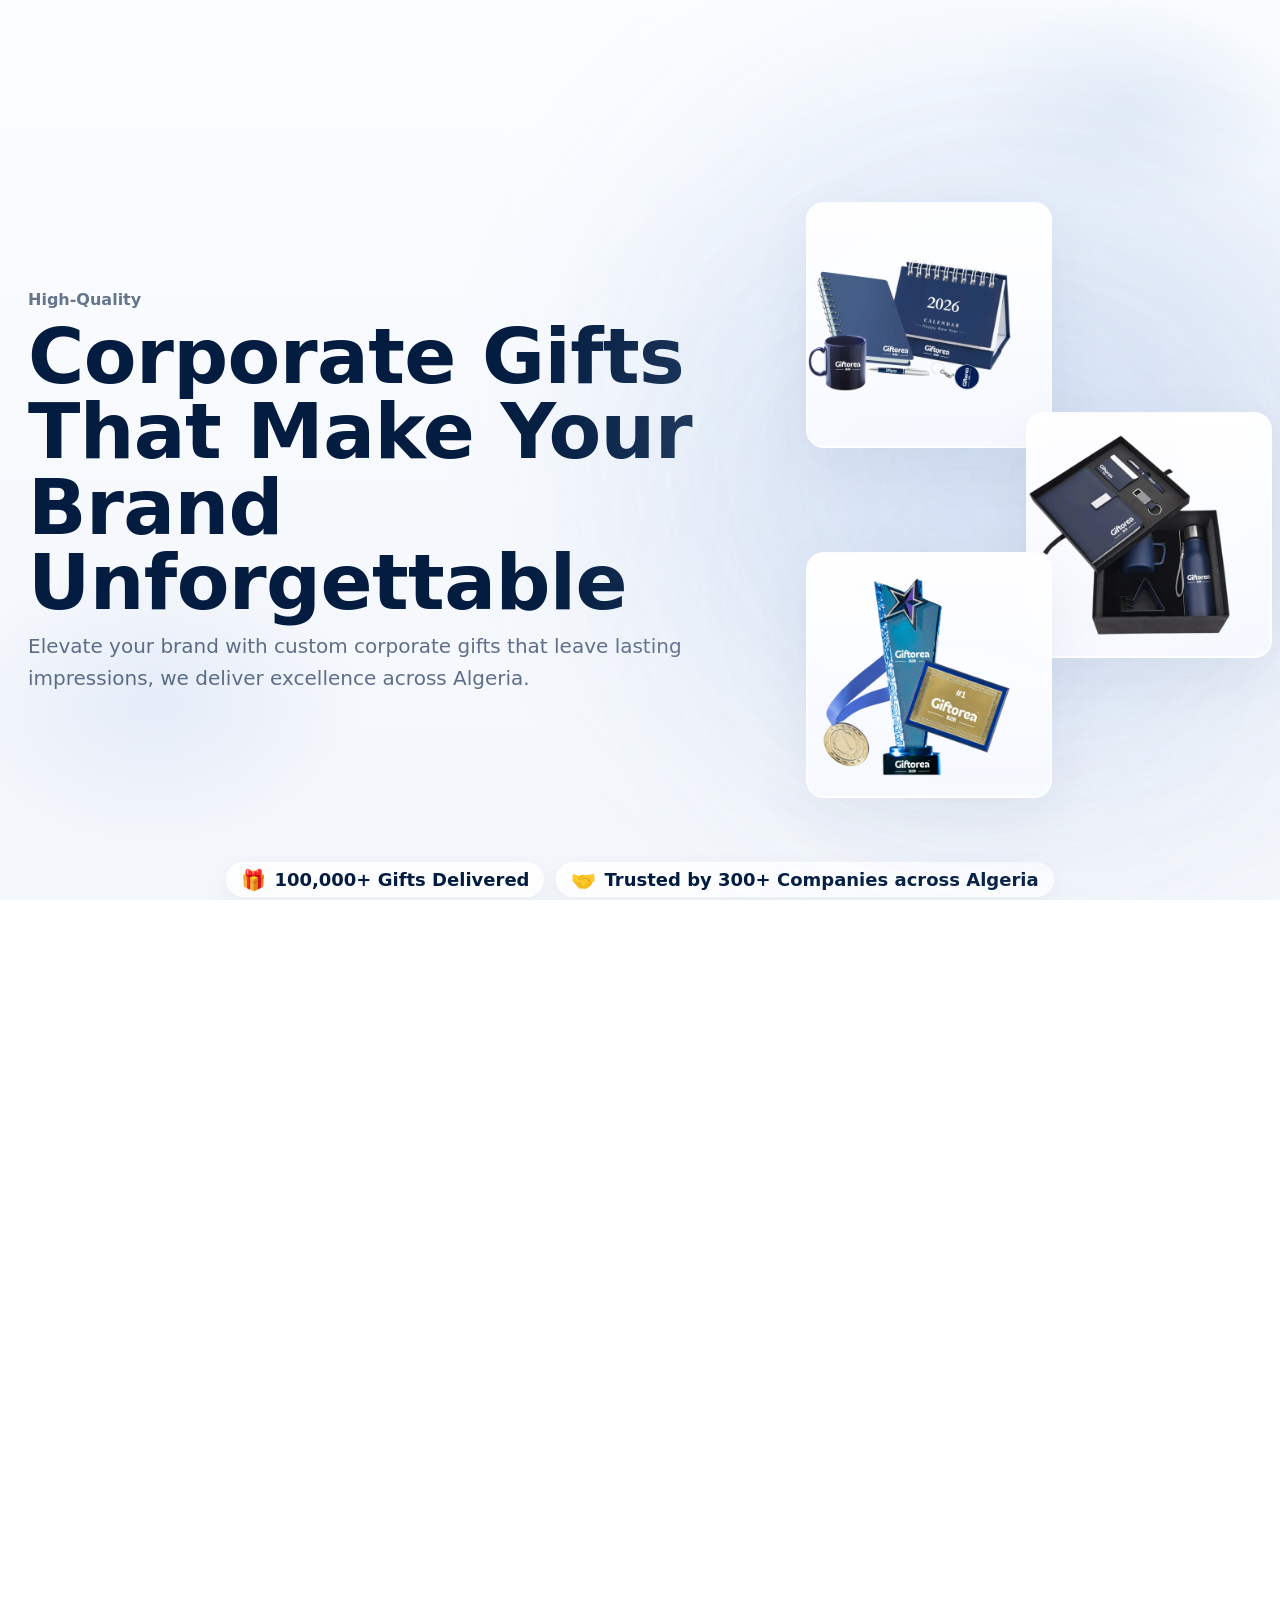
<file: index.html>
<!DOCTYPE html>
<html lang="en">
<head>
  <meta charset="utf-8" />
  <meta name="viewport" content="width=device-width, initial-scale=1" />
  <title>Giftorea B2B — Corporate Gifts Algeria</title>
  <link rel="stylesheet" href="./assets/css/index.css" />
</head>
<body>
  <main class="page">
    <!-- ===== HERO: TOP ===== -->
    <div class="hero-top">
      <div class="hero-left">
        <div class="eyebrow">High-Quality</div>
        <h1 class="headline">
          <span class="w" style="--d:0s;">Corporate</span>
          <span class="w" style="--d:0.12s;">Gifts</span>
          <span class="w" style="--d:0.24s;">That</span>
          <span class="w" style="--d:0.36s;">Make</span>
          <span class="w" style="--d:0.48s;">Your</span>
          <span class="w" style="--d:0.60s;">Brand</span>
          <span class="w" style="--d:0.72s;">Unforgettable</span>
        </h1>
        <p class="sub">
          Elevate your brand with custom corporate gifts that leave lasting impressions,
          we deliver excellence across Algeria.
        </p>
      </div>

      <div class="hero-right" aria-hidden="true">
        <!-- shapes behind products -->
        <div class="prod-shapes" aria-hidden="true">
          <div class="shape s1"></div>
          <div class="shape s2"></div>
          <div class="shape s3"></div>
        </div>

        <!-- product cards -->
        <div class="product-card prod-1">
          <img src="./assets/images/products.webp" alt="products image">
        </div>
        <div class="product-card prod-2">
          <img src="./assets/images/coffretblue.webp" alt="product">
        </div>
        <div class="product-card prod-3">
          <img src="./assets/images/trophy.webp" alt="product">
        </div>
      </div>
    </div>

    <!-- ===== HERO: BOTTOM ===== -->
    <section class="hero-bottom" aria-label="Hero Bottom">
      <div class="stats-row">
        <div class="stats-item"><span class="emoji">🎁</span><div>100,000+ Gifts Delivered</div></div>
        <div class="stats-item"><span class="emoji">🤝</span><div>Trusted by 300+ Companies across Algeria</div></div>
      </div>

      <section class="trusted" aria-label="Trusted by leading companies">
        <h3>Trusted by Leading Companies</h3>

        <div class="logos-wrap">
          <div class="logos-row1" role="list">
            <div class="logo-card"><img src="./assets/images/logoalgerietelecom.webp" alt="Logo 1"></div>
            <div class="logo-card"><img src="./assets/images/logomobilis.webp" alt="Logo 2"></div>
            <div class="logo-card"><img src="./assets/images/logonaftal.webp" alt="Logo 3"></div>
            <div class="logo-card"><img src="./assets/images/logocasnos.webp" alt="Logo 4"></div>
            <div class="logo-card"><img src="./assets/images/logociar.webp" alt="Logo 5"></div>
          </div>

          <div class="logos-row2" role="list">
            <div class="logo-card"><img src="./assets/images/logoifri.webp" alt="Logo 6"></div>
            <div class="empty-spot" aria-hidden="true">
              <span class="arrow" aria-hidden="true"></span>
              <small>خلينالك بلاصة ليك</small>
            </div>
            <div class="logo-card"><img src="./assets/images/logonoest.webp" alt="Logo 7"></div>
            <div class="logo-card"><img src="./assets/images/logodhd.webp" alt="Logo 8"></div>
          </div>
        </div>
      </section>
    </section>

    <!-- ===== OFFERS ===== -->
    <section id="offersSectionB1" aria-label="Offers Section"></section>

    <div id="offersHeadlineB1" aria-label="Offers Headline">
      <h2 class="display">Cadeaux fin d'anne هدايا نهاية السنة </h2>
    </div>

    <div class="banner-container">
      <div class="banner">
        <a class="banner-link" href="./cadeauxfindanne/cadeauxfindanne.html" aria-label="See Cadeaux fin d'année offers"></a>
      <picture>
      <source type="image/webp" media="(max-width: 768px)"
              srcset="./assets/images/bannerhomepagemobile.webp" sizes="100vw">
      <source type="image/webp" media="(min-width: 769px)"
              srcset="./assets/images/bannerhomepagedesktop.webp" sizes="100vw">
      <img class="no-lazy" fetchpriority="high"
           src="./assets/images/bannerhomepagedesktop.webp"
           alt="Cadeaux fin d'année offers">
    </picture>
        <a href="./cadeauxfindanne/cadeauxfindanne.html" class="cta-button">
          Explore Offers
          <div class="arrow">
            <svg viewBox="0 0 24 24" fill="none" aria-hidden="true">
              <path d="M5 12h14m-7-7l7 7-7 7" stroke="currentColor" stroke-width="2" stroke-linecap="round" stroke-linejoin="round"/>
            </svg>
          </div>
        </a>
      </div>
    </div>

    <section id="offersCardsA1" aria-label="Offer Solutions">
      <div class="cards">
        <article class="card">
          <div class="icon">📈</div>
          <h4 class="title">Clients &amp; Sales Gifts</h4>
          <p class="text">Gifts to impress your clients and promote sales.</p>
          <a class="cta" href="./cadeauxfindanne/cadeauxfindanne.html" aria-label="Explore Clients & Sales Gifts">
            <div class="arrow">
              <svg viewBox="0 0 24 24" fill="none" aria-hidden="true">
                <path d="M5 12h14M12 5l7 7-7 7" stroke="currentColor" stroke-width="2" stroke-linecap="round" stroke-linejoin="round"/>
              </svg>
            </div>
          </a>
        </article>

        <article class="card">
          <div class="icon">📢</div>
          <h4 class="title">Marketing Gifts</h4>
          <p class="text">Unique gifts to enhance your marketing efforts.</p>
          <a class="cta" href="./cadeauxfindanne/cadeauxfindanne.html" aria-label="Explore Marketing Gifts">
            <div class="arrow">
              <svg viewBox="0 0 24 24" fill="none" aria-hidden="true">
                <path d="M5 12h14M12 5l7 7-7 7" stroke="currentColor" stroke-width="2" stroke-linecap="round" stroke-linejoin="round"/>
              </svg>
            </div>
          </a>
        </article>

        <article class="card">
          <div class="icon">🤝</div>
          <h4 class="title">Strengthen relationships</h4>
          <p class="text">Strengthen relationships with your business partners.</p>
          <a class="cta" href="./cadeauxfindanne/cadeauxfindanne.html" aria-label="Explore Relationship Gifts">
            <div class="arrow">
              <svg viewBox="0 0 24 24" fill="none" aria-hidden="true">
                <path d="M5 12h14M12 5l7 7-7 7" stroke="currentColor" stroke-width="2" stroke-linecap="round" stroke-linejoin="round"/>
              </svg>
            </div>
          </a>
        </article>

        <article class="card">
          <div class="icon">👥</div>
          <h4 class="title">Employees &amp; People Gifts</h4>
          <p class="text">Reward and appreciate your team members.</p>
          <a class="cta" href="./cadeauxfindanne/cadeauxfindanne.html" aria-label="Explore Employees & People Gifts">
            <div class="arrow">
              <svg viewBox="0 0 24 24" fill="none" aria-hidden="true">
                <path d="M5 12h14M12 5l7 7-7 7" stroke="currentColor" stroke-width="2" stroke-linecap="round" stroke-linejoin="round"/>
              </svg>
            </div>
          </a>
        </article>
      </div>
    </section>

    <section class="howitworks" aria-label="How it works">
  <h3 class="how-title">How it works</h3>
  <div class="how-grid">
    <article class="how-card"><div class="how-emoji">🧭</div><h4>1. Choose</h4><p>Select the gift style that fits your brand.</p></article>
    <article class="how-card"><div class="how-emoji">🧾</div><h4>2. Details</h4><p>Share your logo and invoicing information.</p></article>
    <article class="how-card"><div class="how-emoji">🎨</div><h4>3. Design</h4><p>We prepare your branding & proof for approval.</p></article>
    <article class="how-card"><div class="how-emoji">🚚</div><h4>4. Delivery</h4><p>We produce and deliver anywhere in Algeria.</p></article>
  </div>
</section>
<section class="cta-band" aria-label="Get a quote">
  <div class="cta-inner">
    <h3>Ready to impress your clients?</h3>
    <a class="cta-main" href="./contact/index.html">explorer les offres</a>
  </div>
</section>
  </main>

  <script src="./assets/js/index.js" defer></script>
</body>
<footer class="site-footer">
  <div class="ft-wrap">
    <div class="ft-brand">
      <img class="ft-logo" src="./assets/images/logoalgerietelecom.webp" alt="Giftorea B2B" aria-hidden="true" style="display:none">
      <h4>Giftorea B2B</h4>
      <p>High-quality corporate gifts with custom branding. We deliver across Algeria.</p>
      <div class="ft-social">
        <a href="./cadeauxfindanne/cadeauxfindanne.html" aria-label="Instagram">Instagram</a>
        <a href="./cadeauxfindanne/cadeauxfindanne.html" aria-label="Facebook">Facebook</a>
        <a href="./cadeauxfindanne/cadeauxfindanne.html" aria-label="LinkedIn">LinkedIn</a>
      </div>
    </div>

    <nav class="ft-col">
      <h5>Company</h5>
      <a href="./cadeauxfindanne/cadeauxfindanne.html">About</a>
      <a href="./cadeauxfindanne/cadeauxfindanne.html">Contact</a>
      <a href="./cadeauxfindanne/cadeauxfindanne.html">Careers</a>
    </nav>

    <nav class="ft-col">
      <h5>Solutions</h5>
      <a href="./cadeauxfindanne/cadeauxfindanne.html">Cadeaux fin d’année</a>
      <a href="./cadeauxfindanne/cadeauxfindanne.html">Employee Gifts</a>
      <a href="./cadeauxfindanne/cadeauxfindanne.html">Client Gifts</a>
    </nav>

    <div class="ft-cta">
      <h5>Need a quote?</h5>
      <a class="ft-btn" href="./cadeauxfindanne/cadeauxfindanne.html">explorer les offres</a>
      <small>📞 +213 550 100 706</small>
    </div>
  </div>
  <div class="ft-bottom">© 2025 Giftorea B2B · All rights reserved.</div>
</footer>
</html>
</file>
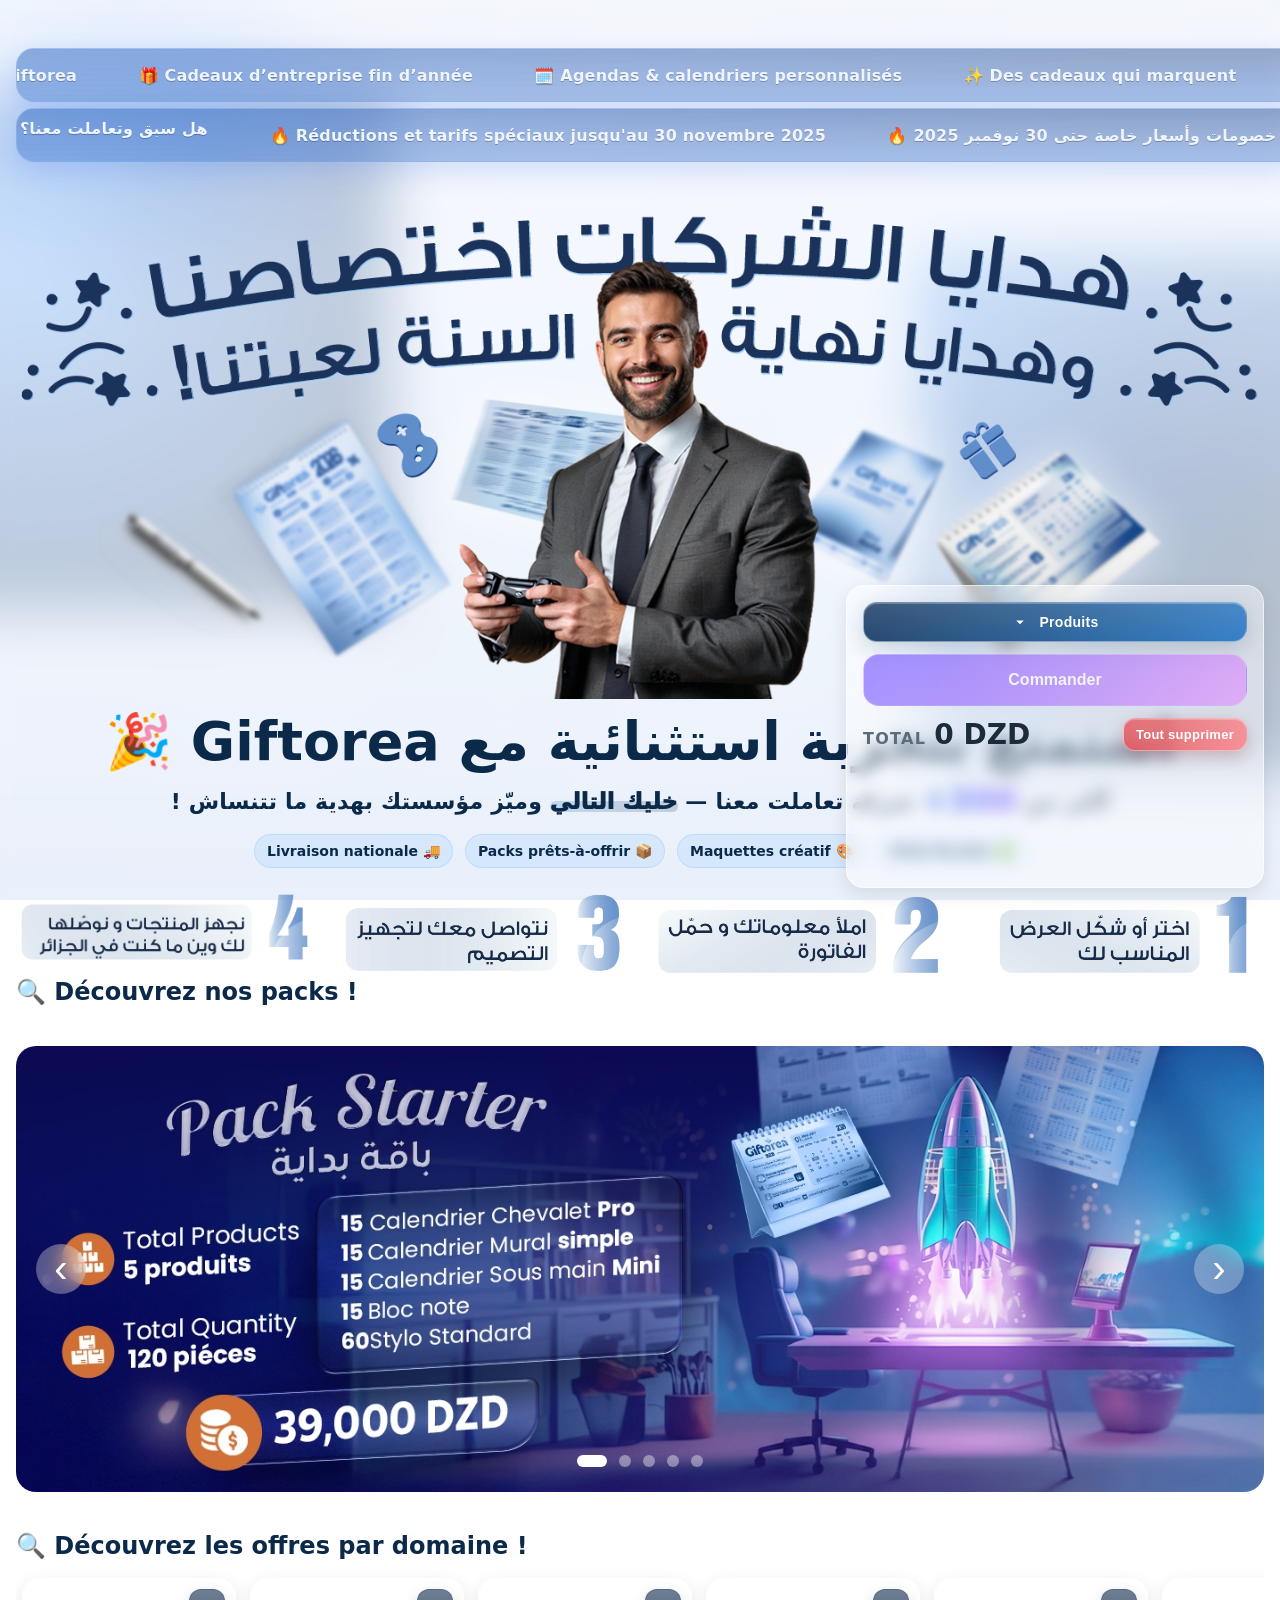
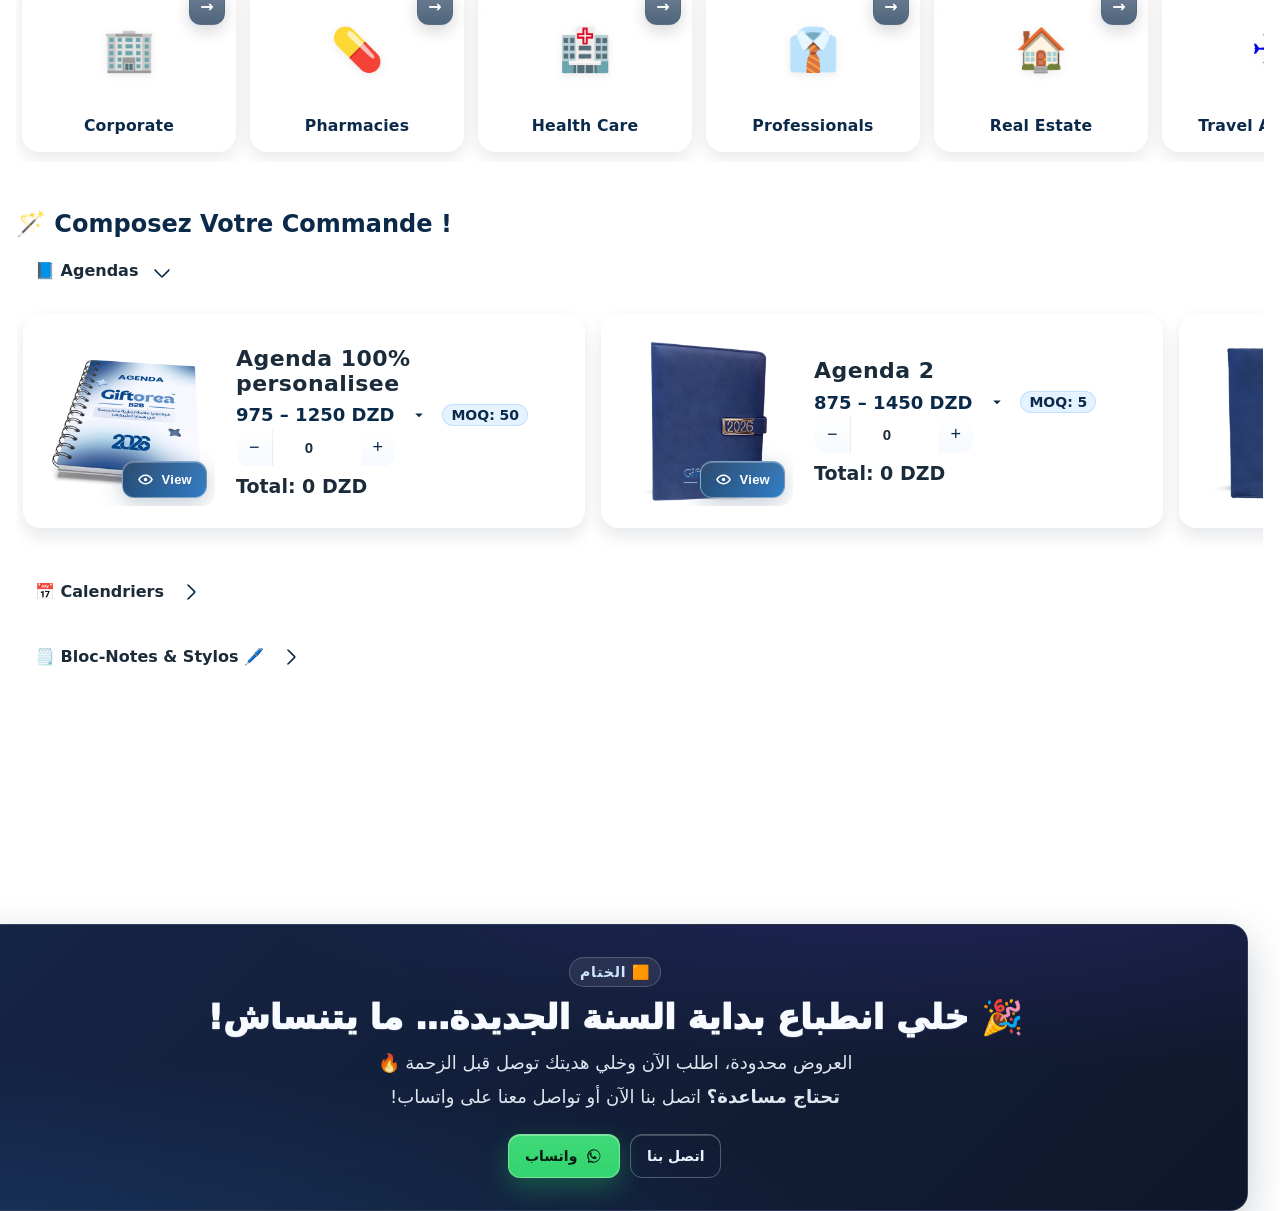
<file: cadeauxfindanne/cadeauxfindanne.html>
<!doctype html><html lang="en">	
<head>
<link rel="shortcut icon" href="favicon.ico">
<meta charset="utf-8">
<meta name="description" content="Calendriers, agendas et coffrets personnalisés pour remercier vos équipes et fidéliser vos clients. Commande simple, branding rapide, facture et livraison pro..">
<meta name="author" content="Giftorea Team">
<meta name="viewport" content="width=device-width, initial-scale=1.0, minimum-scale=1.0, maximum-scale=1.0, user-scalable=no">	
<title>Giftorea</title>
<link rel="dns-prefetch" href="https://giftorea.explovea.com">
<link rel="preconnect" href="https://giftorea.explovea.com" crossorigin>
<!--css-->				
<link rel="stylesheet" href="../assets/css/cadeauxfindanne.css">
  <!-- js -->
  <script src="../assets/js/cadeauxfindanne.js" defer></script>
  <!-- images  -->
<link rel="preload" as="image"
      href="../assets/images/bannerli3batounadesktop.webp"
      media="(min-width: 769px)" imagesizes="100vw" fetchpriority="high">

<link rel="preload" as="image"
      href="../assets/images/bannerli3batounamobile.webp"
      media="(max-width: 768px)" imagesizes="100vw" fetchpriority="high">
      <!-- Hero gallery: preload all images -->
<link rel="preload" as="image" href="../assets/images/webnumber1.webp" imagesizes="(max-width:768px) 80vw, 420px"fetchpriority="high">
<link rel="preload" as="image" href="../assets/images/webnumber2.webp" imagesizes="(max-width:768px) 80vw, 420px" fetchpriority="high">
<link rel="preload" as="image" href="../assets/images/webnumber3.webp" imagesizes="(max-width:768px) 80vw, 420px" fetchpriority="high">
<link rel="preload" as="image" href="../assets/images/webnumber4.webp" imagesizes="(max-width:768px) 80vw, 420px"fetchpriority="high">

<link rel="preload" as="image" href="../assets/images/pack01starter.webp" fetchpriority="high">
<link rel="preload" as="image" href="../assets/images/pack02standard.webp" fetchpriority="high">
<link rel="preload" as="image" href="../assets/images/pack03economic.webp" fetchpriority="high">
<link rel="preload" as="image" href="../assets/images/pack04professional.webp" fetchpriority="high">
<link rel="preload" as="image" href="../assets/images/pack05executive.webp" fetchpriority="high">
<link rel="preload" as="image" href="../assets/images/starter.webp"fetchpriority="high">
<link rel="preload" as="image" href="../assets/images/standard.webp" fetchpriority="high">
<link rel="preload" as="image" href="../assets/images/economic.webp" fetchpriority="high">
<link rel="preload" as="image" href="../assets/images/professional.webp" fetchpriority="high">
<link rel="preload" as="image" href="../assets/images/executive.webp" fetchpriority="high">

<!-- ===== SMART BOOT: Show page fast, load rest progressively ===== -->
<style>
  /* Minimal flash prevention - only hero area */
  #gft-boot-gate{
    position:fixed;
    inset:0;
    background:#F5F7FA;
    display:flex;
    align-items:center;
    justify-content:center;
    z-index:9999;
    opacity:1;
    transition:opacity .3s ease;
  }
  #gft-boot-gate.ready{
    opacity:0;
    pointer-events:none;
  }
  /* Keep hero hidden until it's ready */
  .gft-hero-wrap,
  .slider-container,
  .gft-marquee-stack{
    opacity:0;
    transition:opacity .4s ease;
  }
  body.hero-ready .gft-hero-wrap,
  body.hero-ready .slider-container,
  body.hero-ready .gft-marquee-stack{
    opacity:1;
  }
</style>

<script>
(function(){
  'use strict';
  
  // Step 1: Preload ONLY critical above-fold images (hero + slider)
  function preloadCritical(){
    const critical = [
      '../assets/images/webnumber1.webp',
      '../assets/images/webnumber2.webp',
      '../assets/images/webnumber3.webp',
      '../assets/images/webnumber4.webp',
      '../assets/images/pack01starter.webp',
      '../assets/images/bannerli3batounadesktop.webp',
      '../assets/images/bannerli3batounamobile.webp'
    ];
    
    const promises = critical.map(src => {
      return new Promise(resolve => {
        const img = new Image();
        img.onload = img.onerror = () => resolve();
        img.src = src;
      });
    });
    
    return Promise.race([
      Promise.all(promises),
      new Promise(r => setTimeout(r, 1500)) // max 1.5s wait
    ]);
  }
  
  // Step 2: Wait for DOM + critical images + marquee JS ready
  async function init(){
    await preloadCritical();
    
    // Wait for marquee to be functional
    if(typeof window.GFT === 'undefined'){
      await new Promise(r => {
        if(document.readyState === 'complete'){
          r();
        }else{
          window.addEventListener('load', r, {once:true});
        }
      });
    }
    
    // Reveal hero
    document.body.classList.add('hero-ready');
    
    // Hide boot gate after short delay
    setTimeout(() => {
      const gate = document.getElementById('gft-boot-gate');
      if(gate){
        gate.classList.add('ready');
        setTimeout(() => gate.remove(), 400);
      }
    }, 200);
    
    // Step 3: Start lazy loading categories AFTER hero is shown
    setTimeout(initLazyLoading, 500);
  }
  
  // Step 3: Implement actual lazy loading for category images
  function initLazyLoading(){
    const images = document.querySelectorAll('img[data-src]');
    
    if('IntersectionObserver' in window){
      const observer = new IntersectionObserver((entries, obs) => {
        entries.forEach(entry => {
          if(entry.isIntersecting){
            const img = entry.target;
            if(img.dataset.src){
              img.src = img.dataset.src;
              img.removeAttribute('data-src');
              obs.unobserve(img);
            }
          }
        });
      }, {
        rootMargin: '200px' // start loading 200px before visible
      });
      
      images.forEach(img => observer.observe(img));
    }else{
      // Fallback: load all immediately on old browsers
      images.forEach(img => {
        if(img.dataset.src){
          img.src = img.dataset.src;
          img.removeAttribute('data-src');
        }
      });
    }
  }
  
  // Start when DOM ready
  if(document.readyState === 'loading'){
    document.addEventListener('DOMContentLoaded', init);
  }else{
    init();
  }
})();
</script>
</head>
<body id="main">
  <!-- Full-white cover while we prep JS + critical images -->
<div id="gft-boot-gate" role="status" aria-live="polite">Chargement… اصبر الصفحة راهي تتحمل</div>

<!-- === Fixed Global Background (Mesh + Blobs + Rays) === -->
<div class="site-bgmesh" aria-hidden="true">
  <!-- Floating meshes (CSS animation only, no parallax) -->
  <div class="mesh m-a"></div>  <!-- top-left -->
  <div class="mesh m-b"></div>  <!-- right side, vertically centered -->

  <!-- Blurred blobs with gentle motion -->
  <div class="blob one"></div>
  <div class="blob two"></div>

  <!-- Faint diagonal rays -->
  <div class="rays"></div>
</div>

<main class="site-layer">
  <div class="container-xl">
<section id="gft-boot" aria-hidden="true"></section>
<!-- HERO WRAPPER -->
<div class="gft-hero-wrap" id="gft-hero-wrap" role="region" aria-label="Hero">
  <!-- Put the Marquee block inside this container -->
  <div class="gft-hero-marquee-slot" id="gft-hero-marquee-slot"></div>

  
  <div class="gft-hero-content-slot" id="gft-hero-content-slot"></div>
</div>
</div>

<!-- GFT Marquee Stack -->
<div class="gft-marquee-stack" aria-label="Giftorea highlights">
  <!-- Marquee 1 — TOP (CSS direction: left) -->
  <section id="gftMarquee1" class="gft-marquee dir-left" data-speed="90">
    <div class="gft-marquee__track" aria-live="polite">
      <span class="gft-marquee__item">👋 Bienvenue chez Giftorea</span>
      <span class="gft-marquee__item">🎁 Cadeaux d’entreprise fin d’année</span>
      <span class="gft-marquee__item">🗓️ Agendas & calendriers personnalisés</span>
      <span class="gft-marquee__item">✨ Des cadeaux qui marquent</span>
    </div>
  </section>

  <!-- Marquee 2 — BOTTOM (CSS direction: right) -->
  <section id="gftMarquee2" class="gft-marquee dir-right" data-speed="90">
    <div class="gft-marquee__track" aria-live="polite">
      <span class="gft-marquee__item">🔥 Réductions et tarifs spéciaux jusqu'au 30 novembre 2025</span>
      <span class="gft-marquee__item">🔥 خصومات وأسعار خاصة حتى 30 نوفمبر 2025</span>
      <span class="gft-marquee__item">Avez-vous déjà travaillé avec nous ? Profitez de réductions et d’un traitement VIP réservé à nos anciens et fidèles clients </span>
      <span class="gft-marquee__item">هل سبق وتعاملت معنا؟ استفد من تخفيضات ,ومعاملة استثنائية خاصة بالزبائن القدماء والأوفياء</span>
    </div>
  </section>
</div>

  <div class="container-xl">
<div class="banner-container">
  <picture>
    <source type="image/webp" media="(max-width: 768px)"
            srcset="../assets/images/bannerli3batounamobile.webp" sizes="100vw" loading="eager" decoding="async">
    <source type="image/webp" media="(min-width: 769px)"
            srcset="../assets/images/bannerli3batounadesktop.webp" sizes="100vw" loading="eager" decoding="async">
    <img class="no-lazy" fetchpriority="high" loading="eager" decoding="async"
         src="../assets/images/bannerli3batounadesktop.webp"
         alt="هدایـا نهاية السنة للشركات — عروض مخصصة مع شعار شركتك">
  </picture>
</div>

<section class="gft-hero-content" id="gft-hero-content">
  <h1> استمتع بتجربة استثنائية مع Giftorea 🎉</h1>
    <!-- Social proof (place just before the industry section) -->
<div class="gft-proof-wrap" dir="rtl" aria-label="Social proof">
  <p class="gft-proof">
    أكثر من
    <span class="gft-proof__num" aria-hidden="true">300+</span>
    شركة تعاملت معنا —
    <span class="gft-proof__cta">خليك التالي</span>
    وميّز مؤسستك بهدية
    <span class="gft-proof__pop">ما تتنساش</span>!
  </p>
</div>

  <div class="gft-hero-bullets" aria-label="Selling points">
    <span class="gft-pill">✅ MOQ flexible</span>
    <span class="gft-pill">🎨 Maquettes créatif</span>
    <span class="gft-pill">📦 Packs prêts-à-offrir</span>
    <span class="gft-pill">🚚 Livraison nationale</span>
  </div>

</section>

<div class="gallery-container" aria-label="Aperçu des réalisations">
  <div class="gallery-item">
    <img
      src="../assets/images/webnumber1.webp"
      alt="Image 1"
      width="1200" height="675"
      fetchpriority="high" decoding="async">
  </div>
  <div class="gallery-item">
    <img
      src="../assets/images/webnumber2.webp"
      alt="Image 2"
      width="1200" height="675"
      fetchpriority="high" decoding="async">
  </div>
  <div class="gallery-item">
    <img
      src="../assets/images/webnumber3.webp"
      alt="Image 3"
      width="1200" height="675"
      fetchpriority="high" decoding="async">
  </div>
  <div class="gallery-item">
    <img
      src="../assets/images/webnumber4.webp"
      alt="Image 4"
      width="1200" height="675"
      fetchpriority="high" decoding="async">
  </div>
</div>

   <h2 class="gft-sec-title">🔍 Découvrez nos packs !</h2>

<div class="slider-container">
        <div class="slider-wrapper">
            <!-- Slide 1 -->
            <div class="slide">
                <a href="../packstarter/packstarter.html" target="_blank">
                    <img class="desktop-img" src="../assets/images/pack01starter.webp" alt="Pack Starter Desktop"decoding="async" fetchpriority="high">
                    <img class="mobile-img" src="../assets/images/starter.webp" alt="Pack Starter Mobile" decoding="async" fetchpriority="high">
                </a>
            </div>
            
            <!-- Slide 2 -->
            <div class="slide">
                <a href="../packstandard/packstandard.html" target="_blank">
                    <img class="desktop-img" src="../assets/images/pack02standard.webp" alt="Pack Standard Desktop" decoding="async" fetchpriority="high">
                    <img class="mobile-img" src="../assets/images/standard.webp" alt="Pack Standard Mobile" decoding="async" fetchpriority="high">
                </a>
            </div>
            
            <!-- Slide 3 -->
            <div class="slide">
                <a href="../packeconomic/packeconomic.html" target="_blank">
                    <img class="desktop-img" src="../assets/images/pack03economic.webp" alt="Pack Economic Desktop" decoding="async" fetchpriority="high">
                    <img class="mobile-img" src="../assets/images/economic.webp" alt="Pack Economic Mobile" decoding="async" fetchpriority="high">
                </a>
            </div>

            <!-- Slide 4 -->
            <div class="slide">
                <a href="../packprofessional/packprofessional.html" target="_blank">
                    <img class="desktop-img" src="../assets/images/pack04professional.webp" alt="Pack Professional Desktop" decoding="async" fetchpriority="high">
                    <img class="mobile-img" src="../assets/images/professional.webp" alt="Pack Professional Mobile" decoding="async" fetchpriority="high">
                </a>
            </div>

            <!-- Slide 5 -->
            <div class="slide">
                <a href="../packexecutive/packexecutive.html" target="_blank">
                    <img class="desktop-img" src="../assets/images/pack05executive.webp" alt="Pack Professional Desktop" decoding="async" fetchpriority="high">
                    <img class="mobile-img" src="../assets/images/executive.webp" alt="Pack Professional Mobile" decoding="async" fetchpriority="high">
                </a>
            </div>
            
        </div>

  <button class="slider-btn prev">‹</button>
<button class="slider-btn next">›</button>
  <div class="dots"></div>
</div>


<section class="gft-industries" id="gft-industries" aria-label="Par Secteur">
  <h2 class="gft-sec-title gft-title-glass">🔍 Découvrez les offres par domaine !</h2>

  <div class="gft-industry-slider" id="gftIndustrySlider" data-enhanced="0">
    <!-- Corporate -->
    <a class="gft-industry-card" href="#industry-corporate" data-industry="corporate" aria-label="Voir Corporate" draggable="false">
      <span class="emoji" aria-hidden="true">🏢</span>
      <strong>Corporate</strong>
      <i class="go" aria-hidden="true">→</i>
    </a>

    <!-- Pharmacies -->
    <a class="gft-industry-card" href="#industry-pharmacies" data-industry="pharmacies" aria-label="Voir Pharmacies" draggable="false">
      <span class="emoji" aria-hidden="true">💊</span>
      <strong>Pharmacies</strong>
      <i class="go" aria-hidden="true">→</i>
    </a>

    <!-- Health Care -->
    <a class="gft-industry-card" href="#industry-health-care" data-industry="health-care" aria-label="Voir Health Care" draggable="false">
      <span class="emoji" aria-hidden="true">🏥</span>
      <strong>Health Care</strong>
      <i class="go" aria-hidden="true">→</i>
    </a>

    <!-- Professionals -->
    <a class="gft-industry-card" href="#industry-professionals" data-industry="professionals" aria-label="Voir Professionals" draggable="false">
      <span class="emoji" aria-hidden="true">👔</span>
      <strong>Professionals</strong>
      <i class="go" aria-hidden="true">→</i>
    </a>

    <!-- Real Estate -->
    <a class="gft-industry-card" href="#industry-real-estate" data-industry="real-estate" aria-label="Voir Real Estate" draggable="false">
      <span class="emoji" aria-hidden="true">🏠</span>
      <strong>Real Estate</strong>
      <i class="go" aria-hidden="true">→</i>
    </a>

    <!-- Travel Agencies -->
    <a class="gft-industry-card" href="#industry-travel-agencies" data-industry="travel-agencies" aria-label="Voir Travel Agencies" draggable="false">
      <span class="emoji" aria-hidden="true">✈️</span>
      <strong>Travel Agencies</strong>
      <i class="go" aria-hidden="true">→</i>
    </a>

    <!-- Retail & Wholesale -->
    <a class="gft-industry-card" href="#industry-retail-wholesale" data-industry="retail-wholesale" aria-label="Voir Retail and Wholesale" draggable="false">
      <span class="emoji" aria-hidden="true">🛒</span>
      <strong>Retail &amp; Wholesale</strong>
      <i class="go" aria-hidden="true">→</i>
    </a>
  </div>
</section>
  <!-- CATEGORIES + PRODUCTS  -->

<section class="gft-categories" id="gft-categories" aria-label="Composez votre commande">
  <h2 class="gft-sec-title">🪄 Composez Votre Commande !</h2>

 <!-- =========================
        Agendas
========================= -->

 <details class="gft-cat cat--first" open>
  <summary>📘 Agendas</summary>
  <div class="gft-cards">

  <!-- ========================================= -->
  <!-- ag1 -->
  <!-- ========================================= -->
  <article class="gft-card" data-id="ag1" data-moq="50" data-step="5"
    data-tier='[
      {"minQty":500,"unitPrice":975},
      {"minQty":200,"unitPrice":1100},
      {"minQty":100,"unitPrice":1200},
      {"minQty":50,"unitPrice":1250}
    ]'>

    <div class="gft-media">
      <img src="../assets/images/productimages/agendapersonalisee.webp" alt="Agenda 100% personalisee" >
      <button type="button" class="gft-view" data-view="ag1">View</button>

      <div class="gft-gallery" hidden>
        <img data-gal-src="../assets/images/productimages/agendapersonalisee.webp" alt=""loading="lazy" decoding="async">
        <img data-gal-src="../assets/images/productimages/agendapersonaliserpages.webp" alt=""loading="lazy" decoding="async">
        <div class="gft-desc" hidden>We will add description later</div>
      </div>
    </div>

    <div class="gft-body">
      <h3 class="gft-name">Agenda 100% personalisee</h3>
      <div class="gft-meta">
        <div class="gft-range"></div>
        <div class="gft-moq"></div>
      </div>

      <div class="gft-row">
        <div class="gft-stepper">
          <button type="button" data-action="dec" data-id="ag1">−</button>
          <input type="number" min="0" step="5" value="0" data-id="ag1">
          <button type="button" data-action="inc" data-id="ag1">+</button>
        </div>
      </div>

      <div class="gft-total">Total: 0 DZD</div>
    </div>
  </article>


  <!-- ========================================= -->
  <!-- ag2 -->
  <!-- ========================================= -->
  <article class="gft-card" data-id="ag2" data-moq="5" data-step="1"
    data-tier='[
      {"minQty":500,"unitPrice":875},
      {"minQty":200,"unitPrice":950},
      {"minQty":100,"unitPrice":1150},
      {"minQty":50,"unitPrice":1250},
      {"minQty":10,"unitPrice":1350}, 
      {"minQty":5,"unitPrice":1450}
    ]'>

    <div class="gft-media">
      <img src="../assets/images/productimages/agenda.webp" alt="Agenda 1">
      <button type="button" class="gft-view" data-view="ag2">View</button>

      <div class="gft-gallery" hidden>
        <img data-gal-src="../assets/images/productimages/agenda.webp" alt="" loading="lazy" decoding="async">
<img data-gal-src="../assets/images/productsgallery/edeaa08d-8adb-4b17-9ec5-660f33c7fdde.jpeg" alt="" loading="lazy" decoding="async">
<img data-gal-src="../assets/images/productsgallery/3850838a-f932-419f-a2f2-29399661596a.jpeg" alt="" loading="lazy" decoding="async">
<img data-gal-src="../assets/images/productsgallery/54d78870-4be4-4d54-9556-2510b1f7bec4.jpeg" alt="" loading="lazy" decoding="async">
<img data-gal-src="../assets/images/productsgallery/80e514b6-c01a-495d-9615-981637bed346.jpeg" alt="" loading="lazy" decoding="async">
<img data-gal-src="../assets/images/productsgallery/WhatsApp Image 2025-11-09 at 11.13.08 AM.jpeg" alt="" loading="lazy" decoding="async">
<img data-gal-src="../assets/images/productsgallery/483d8a87-b7f8-42bb-bca5-82a6a0bdacd4.jpeg" alt="" loading="lazy" decoding="async">
<img data-gal-src="../assets/images/productsgallery/720539d8-4723-43bd-859a-b92543c925c5.jpeg" alt="" loading="lazy" decoding="async">

        <div class="gft-desc" hidden>We will add description later</div>
      </div>
    </div>

    <div class="gft-body">
      <h3 class="gft-name">Agenda 2</h3>
      <div class="gft-meta">
        <div class="gft-range"></div>
        <div class="gft-moq"></div>
      </div>

      <div class="gft-row">
        <div class="gft-stepper">
          <button type="button" data-action="dec" data-id="ag2">−</button>
          <input type="number" min="0" step="1" value="0" data-id="ag2">
          <button type="button" data-action="inc" data-id="ag2">+</button>
        </div>
      </div>

      <div class="gft-total">Total: 0 DZD</div>
    </div>
  </article>


  <!-- ========================================= -->
  <!-- ag3 -->
  <!-- ========================================= -->
  <article class="gft-card" data-id="ag3" data-moq="5" data-step="1"
   data-tier='[
      {"minQty":500,"unitPrice":875},
      {"minQty":200,"unitPrice":950},
      {"minQty":100,"unitPrice":1150},
      {"minQty":50,"unitPrice":1250},
      {"minQty":10,"unitPrice":1350}, 
      {"minQty":5,"unitPrice":1450}
    ]'>

    <div class="gft-media">
      <img src="../assets/images/productimages/agenda2.webp" alt="Agenda 2">
      <button type="button" class="gft-view" data-view="ag3">View</button>

      <div class="gft-gallery" hidden>
        <img data-gal-src="../assets/images/productimages/agenda2.webp" alt="" >
        <div class="gft-desc" hidden>We will add description later</div>
      </div>
    </div>

    <div class="gft-body">
      <h3 class="gft-name">Agenda 2</h3>
      <div class="gft-meta">
        <div class="gft-range"></div>
        <div class="gft-moq"></div>
      </div>

      <div class="gft-row">
        <div class="gft-stepper">
          <button type="button" data-action="dec" data-id="ag3">−</button>
          <input type="number" min="0" step="1" value="0" data-id="ag3">
          <button type="button" data-action="inc" data-id="ag3">+</button>
        </div>
      </div>

      <div class="gft-total">Total: 0 DZD</div>
    </div>
  </article>

   <!-- ========================================= -->
  <!-- ag4 -->
  <!-- ========================================= -->
  <article class="gft-card" data-id="ag4" data-moq="10" data-step="1"
   data-tier='[
      {"minQty":500,"unitPrice":990},
      {"minQty":200,"unitPrice":1150},
      {"minQty":100,"unitPrice":1250},
      {"minQty":50,"unitPrice":1350},
      {"minQty":10,"unitPrice":1500}
    ]'>

    <div class="gft-media">
      <img src="../assets/images/productimages/agendagold.webp" alt="Agenda VIP">
      <button type="button" class="gft-view" data-view="ag4">View</button>

      <div class="gft-gallery" hidden>
        <img data-gal-src="../assets/images/productimages/agendagold.webp" alt="Agenda VIP">
        <div class="gft-desc" hidden>
        Impression or ou argent si logo simple
      طباعة ذهبية أو فضية فقط إذا كان الشعار بسيطًا ولا يحتوي على الكثير من التفاصيل الصغيرة</div>
      </div>
    </div>

    <div class="gft-body">
      <h3 class="gft-name">Agenda VIP</h3>
      <div class="gft-meta">
        <div class="gft-range"></div>
        <div class="gft-moq"></div>
      </div>

      <div class="gft-row">
        <div class="gft-stepper">
          <button type="button" data-action="dec" data-id="ag4">−</button>
          <input type="number" min="0" step="1" value="0" data-id="ag4">
          <button type="button" data-action="inc" data-id="ag4">+</button>
        </div>
      </div>

      <div class="gft-total">Total: 0 DZD</div>
    </div>
  </article>

  </div>
</details>

<details class="gft-cat">
  <summary>📅 Calendriers</summary>
  <div class="gft-cards">

    <!-- ========================================= -->
    <!-- Cal Chevalet Pro -->
    <!-- ========================================= -->
    
    <article class="gft-card" data-id="cal1" data-moq="15" data-step="5"
      data-tier='[
        {"minQty":500,"unitPrice":485},
        {"minQty":200,"unitPrice":545},
        {"minQty":100,"unitPrice":579},
        {"minQty":50,"unitPrice":595},
        {"minQty":25,"unitPrice":700},
        {"minQty":15,"unitPrice":750}
      ]'>
<!-- Recommended Label --> 
<div class="recommended">
  <span class="star">&#9733;</span>
  <span class="recommended-text">Recommandé</span>
</div>
      <div class="gft-media">
        <img data-src="../assets/images/productimages/chevaletstandard.webp" alt="Calendrier chevalet Pro" loading="lazy" decoding="async" src="data:image/svg+xml,%3Csvg xmlns='http://www.w3.org/2000/svg' viewBox='0 0 1 1'%3E%3C/svg%3E">
        <button type="button" class="gft-view" data-view="cal1">View</button>
        <div class="gft-gallery" hidden>
          <img data-gal-src="../assets/images/productimages/chevaletstandard.webp" alt="" loading="lazy" decoding="async">
          <div class="gft-desc" hidden>We will add description later</div>
        </div>
      </div>

      <div class="gft-body">
        <h3 class="gft-name">Calendrier Chevalet Pro</h3>
        <div class="gft-meta">
          <div class="gft-range"></div>
          <div class="gft-moq"></div>
        </div>
        <div class="gft-row">
          <div class="gft-stepper">
            <button type="button" data-action="dec" data-id="cal1">−</button>
            <input type="number" min="0" step="5" value="0" data-id="cal1">
            <button type="button" data-action="inc" data-id="cal1">+</button>
          </div>
        </div>
        <div class="gft-total">Total: 0 DZD</div>
      </div>
    </article>


    <!-- ========================================= -->
    <!-- Cal Chevalet Rect -->
    <!-- ========================================= -->
    
    <article class="gft-card" data-id="cal2" data-moq="15" data-step="5"
      data-tier='[
      {"minQty":500,"unitPrice":345},
      {"minQty":200,"unitPrice":395},
        {"minQty":100,"unitPrice":445},
        {"minQty":50,"unitPrice":465},
        {"minQty":25,"unitPrice":550},
        {"minQty":15,"unitPrice":600}
      ]'>
<!-- Recommended Label --> 
<div class="recommended">
  <span class="star">&#9733;</span>
  <span class="recommended-text">Recommandé</span>
</div>

      <div class="gft-media">
        <img data-src="../assets/images/productimages/chevaletrectangle.webp" alt="Calendrier chevalet Rect" loading="lazy" decoding="async" src="data:image/svg+xml,%3Csvg xmlns='http://www.w3.org/2000/svg' viewBox='0 0 1 1'%3E%3C/svg%3E">
        <button type="button" class="gft-view" data-view="cal2">View</button>
        <div class="gft-gallery" hidden>
          <img data-gal-src="../assets/images/productimages/chevaletrectangle.webp" alt="" loading="lazy" decoding="async">
          <div class="gft-desc" hidden>We will add description later</div>
        </div>
      </div>

      <div class="gft-body">
        <h3 class="gft-name">Calendrier Chevalet Rect</h3>
        <div class="gft-meta">
          <div class="gft-range"></div>
          <div class="gft-moq"></div>
        </div>
        <div class="gft-row">
          <div class="gft-stepper">
            <button type="button" data-action="dec" data-id="cal2">−</button>
            <input type="number" min="0" step="5" value="0" data-id="cal2">
            <button type="button" data-action="inc" data-id="cal2">+</button>
          </div>
        </div>
        <div class="gft-total">Total: 0 DZD</div>
      </div>
    </article>


    <!-- ========================================= -->
    <!-- calendrier chevalet simple -->
    <!-- ========================================= -->
    
    <article class="gft-card" data-id="cal3" data-moq="50" data-step="10"
      data-tier='[
       {"minQty":500,"unitPrice":115},
      {"minQty":200,"unitPrice":130},
        {"minQty":100,"unitPrice":160},
        {"minQty":50,"unitPrice":170}
      ]'>

      <div class="gft-media">
        <img data-src="../assets/images/productimages/chevalet1page.webp" alt="Calendrier chevalet simple" loading="lazy" decoding="async" src="data:image/svg+xml,%3Csvg xmlns='http://www.w3.org/2000/svg' viewBox='0 0 1 1'%3E%3C/svg%3E">
        <button type="button" class="gft-view" data-view="cal3">View</button>
        <div class="gft-gallery" hidden>
          <img data-gal-src="../assets/images/productimages/chevalet1page.webp" alt=""loading="lazy" decoding="async">
          <div class="gft-desc" hidden>We will add description later</div>
        </div>
      </div>

      <div class="gft-body">
        <h3 class="gft-name">Calendrier Chevalet Simple</h3>
        <div class="gft-meta">
          <div class="gft-range"></div>
          <div class="gft-moq"></div>
        </div>
        <div class="gft-row">
          <div class="gft-stepper">
            <button type="button" data-action="dec" data-id="cal3">−</button>
            <input type="number" min="0" step="5" value="0" data-id="cal3">
            <button type="button" data-action="inc" data-id="cal3">+</button>
          </div>
        </div>
        <div class="gft-total">Total: 0 DZD</div>
      </div>
    </article>


    <!-- ========================================= -->
    <!-- cal chevalet decor -->
    <!-- ========================================= -->
    
    <article class="gft-card" data-id="cal4" data-moq="50" data-step="10"
      data-tier='[
       {"minQty":500,"unitPrice":250},
      {"minQty":200,"unitPrice":270},
        {"minQty":100,"unitPrice":280},
        {"minQty":50,"unitPrice":315}
      ]'>

      <div class="gft-media">
        <img data-src="../assets/images/productimages/chevaletdecor.webp" alt="Calendrier Chevalet Decor" loading="lazy" decoding="async" src="data:image/svg+xml,%3Csvg xmlns='http://www.w3.org/2000/svg' viewBox='0 0 1 1'%3E%3C/svg%3E">
        <button type="button" class="gft-view" data-view="cal4">View</button>
        <div class="gft-gallery" hidden>
          <img data-gal-src="../assets/images/productimages/chevaletdecor.webp" alt="" loading="lazy" decoding="async">
         >
          <div class="gft-desc" hidden>We will add description later</div>
        </div>
      </div>

      <div class="gft-body">
        <h3 class="gft-name">Calendrier Chevalet Decor</h3>
        <div class="gft-meta">
          <div class="gft-range"></div>
          <div class="gft-moq"></div>
        </div>
        <div class="gft-row">
          <div class="gft-stepper">
            <button type="button" data-action="dec" data-id="cal4">−</button>
            <input type="number" min="0" step="5" value="0" data-id="cal4">
            <button type="button" data-action="inc" data-id="cal4">+</button>
          </div>
        </div>
        <div class="gft-total">Total: 0 DZD</div>
      </div>
    </article>


    <!-- ========================================= -->
    <!-- cal chevalet mini -->
    <!-- ========================================= -->
    
    <article class="gft-card" data-id="cal5" data-moq="50" data-step="5"
      data-tier='[
       {"minQty":500,"unitPrice":290},
      {"minQty":200,"unitPrice":320},
        {"minQty":100,"unitPrice":340},
        {"minQty":50,"unitPrice":355}
      ]'>

      <div class="gft-media">
        <img data-src="../assets/images/productimages/chevaletmini.webp" alt="Calendrier Chevalet mini" loading="lazy" decoding="async" src="data:image/svg+xml,%3Csvg xmlns='http://www.w3.org/2000/svg' viewBox='0 0 1 1'%3E%3C/svg%3E">
        <button type="button" class="gft-view" data-view="cal5">View</button>
        <div class="gft-gallery" hidden>
          <img data-gal-src="../assets/images/productimages/chevaletmini.webp" alt="" loading="lazy" decoding="async">
          <div class="gft-desc" hidden>We will add description later</div>
        </div>
      </div>

      <div class="gft-body">
        <h3 class="gft-name">Calendrier Chevalet mini</h3>
        <div class="gft-meta">
          <div class="gft-range"></div>
          <div class="gft-moq"></div>
        </div>
        <div class="gft-row">
          <div class="gft-stepper">
            <button type="button" data-action="dec" data-id="cal5">−</button>
            <input type="number" min="0" step="5" value="0" data-id="cal5">
            <button type="button" data-action="inc" data-id="cal5">+</button>
          </div>
        </div>
        <div class="gft-total">Total: 0 DZD</div>
      </div>
    </article>


    <!-- ========================================= -->
    <!-- cal mural standard -->
    <!-- ========================================= -->
    
    <article class="gft-card" data-id="cal6" data-moq="25" data-step="5"
      data-tier='[
       {"minQty":500,"unitPrice":179},
      {"minQty":200,"unitPrice":199},
        {"minQty":100,"unitPrice":225},
        {"minQty":50,"unitPrice":235}, 
        {"minQty":25,"unitPrice":295}
      ]'>

      <div class="gft-media">
        <img data-src="../assets/images/productimages/mural.webp" alt="Calendrier Mural Standard" loading="lazy" decoding="async" src="data:image/svg+xml,%3Csvg xmlns='http://www.w3.org/2000/svg' viewBox='0 0 1 1'%3E%3C/svg%3E">
        <button type="button" class="gft-view" data-view="cal6">View</button>
        <div class="gft-gallery" hidden>
          <img data-gal-src="../assets/images/productimages/mural.webp" alt="" loading="lazy" decoding="async">
        
          <div class="gft-desc" hidden>We will add description later</div>
        </div>
      </div>

      <div class="gft-body">
        <h3 class="gft-name">Calendrier Mural Standard</h3>
        <div class="gft-meta">
          <div class="gft-range"></div>
          <div class="gft-moq"></div>
        </div>
        <div class="gft-row">
          <div class="gft-stepper">
            <button type="button" data-action="dec" data-id="cal6">−</button>
            <input type="number" min="0" step="5" value="0" data-id="cal6">
            <button type="button" data-action="inc" data-id="cal6">+</button>
          </div>
        </div>
        <div class="gft-total">Total: 0 DZD</div>
      </div>
    </article>
    
    
   <!-- ========================================= -->
    <!-- calendrier mural 12 pages -->
    <!-- ========================================= -->
    
<!-- cal7 -->
<article class="gft-card" data-id="cal7" data-moq="50" data-step="5"
   data-tier='[
       {"minQty":500,"unitPrice":440},
      {"minQty":200,"unitPrice":475},
        {"minQty":100,"unitPrice":510},
        {"minQty":50,"unitPrice":520}
      ]'>
  <div class="gft-media">
    <img data-src="../assets/images/productimages/mural12pages.webp" alt="calendrier mural 12 pages" loading="lazy" decoding="async" src="data:image/svg+xml,%3Csvg xmlns='http://www.w3.org/2000/svg' viewBox='0 0 1 1'%3E%3C/svg%3E">
    <button type="button" class="gft-view" data-view="cal7">View</button>
    <div class="gft-gallery" hidden>
      <img data-gal-src="../assets/images/productimages/mural12pages.webp" alt="" loading="lazy" decoding="async">
      <div class="gft-desc" hidden>We will add description later</div>
    </div>
  </div>

  <div class="gft-body">
    <h3 class="gft-name">calendrier mural 12 pages</h3>
    <div class="gft-meta">
      <div class="gft-range"></div>
      <div class="gft-moq"></div>
    </div>

    <div class="gft-row">
      <div class="gft-stepper">
        <button type="button" data-action="dec" data-id="cal7">−</button>
        <input type="number" min="0" step="5" value="0" data-id="cal7">
        <button type="button" data-action="inc" data-id="cal7">+</button>
      </div>
    </div>

    <div class="gft-total">Total: 0 DZD</div>
  </div>
</article>

   <!-- ========================================= -->
    <!-- cal mural 06 pages -->
    <!-- ========================================= -->

<!-- cal8 -->
<article class="gft-card" data-id="cal8" data-moq="50" data-step="5"
  data-tier='[
       {"minQty":500,"unitPrice":380},
      {"minQty":200,"unitPrice":420},
        {"minQty":50,"unitPrice":450}
      ]'>
  <div class="gft-media">
    <img data-src="../assets/images/productimages/mural6pages.webp" alt="calendrier mural 06 pages" loading="lazy" decoding="async" src="data:image/svg+xml,%3Csvg xmlns='http://www.w3.org/2000/svg' viewBox='0 0 1 1'%3E%3C/svg%3E">
    <button type="button" class="gft-view" data-view="cal8">View</button>
    <div class="gft-gallery" hidden>
      <img data-gal-src="../assets/images/productimages/mural6pages.webp" alt="" loading="lazy" decoding="async">
      <div class="gft-desc" hidden>We will add description later</div>
    </div>
  </div>

  <div class="gft-body">
    <h3 class="gft-name">calendrier mural 06 pages</h3>
    <div class="gft-meta">
      <div class="gft-range"></div>
      <div class="gft-moq"></div>
    </div>

    <div class="gft-row">
      <div class="gft-stepper">
        <button type="button" data-action="dec" data-id="cal8">−</button>
        <input type="number" min="0" step="5" value="0" data-id="cal8">
        <button type="button" data-action="inc" data-id="cal8">+</button>
      </div>
    </div>

    <div class="gft-total">Total: 0 DZD</div>
  </div>
</article>

   <!-- ========================================= -->
    <!-- cal sous main  -->
    <!-- ========================================= -->

<!-- cal9 -->
<article class="gft-card" data-id="cal9" data-moq="50" data-step="5"
  data-tier='[
       {"minQty":500,"unitPrice":395},
      {"minQty":200,"unitPrice":435},
        {"minQty":100,"unitPrice":460},
        {"minQty":50,"unitPrice":475}
      ]'>

      <!-- Recommended Label --> 
<div class="recommended">
  <span class="star">&#9733;</span>
  <span class="recommended-text">Recommandé</span>
</div>

  <div class="gft-media">
    <img data-src="../assets/images/productimages/sousmain1200g.webp" alt="Calendrier Sous-main" loading="lazy" decoding="async" src="data:image/svg+xml,%3Csvg xmlns='http://www.w3.org/2000/svg' viewBox='0 0 1 1'%3E%3C/svg%3E">
    <button type="button" class="gft-view" data-view="cal9">View</button>
    <div class="gft-gallery" hidden>
      <img data-gal-src="../assets/images/productimages/sousmain1200g.webp" alt="" loading="lazy" decoding="async">
      <div class="gft-desc" hidden>We will add description later</div>
    </div>
  </div>

  <div class="gft-body">
    <h3 class="gft-name">Calendrier Sous-main</h3>
    <div class="gft-meta">
      <div class="gft-range"></div>
      <div class="gft-moq"></div>
    </div>

    <div class="gft-row">
      <div class="gft-stepper">
        <button type="button" data-action="dec" data-id="cal9">−</button>
        <input type="number" min="0" step="5" value="0" data-id="cal9">
        <button type="button" data-action="inc" data-id="cal9">+</button>
      </div>
    </div>

    <div class="gft-total">Total: 0 DZD</div>
  </div>
</article>

   <!-- ========================================= -->
    <!-- cal sous main mini -->
    <!-- ========================================= -->

<!-- cal10 -->
<article class="gft-card" data-id="cal10" data-moq="25" data-step="5"
  data-tier='[
       {"minQty":500,"unitPrice":365},
      {"minQty":200,"unitPrice":385},
        {"minQty":100,"unitPrice":400},
        {"minQty":50,"unitPrice":415}, 
        {"minQty":25,"unitPrice":475}
      ]'>
  <div class="gft-media">
    <img data-src="../assets/images/productimages/sousmainmini.webp" alt="Calendrier Sous-main mini" loading="lazy" decoding="async" src="data:image/svg+xml,%3Csvg xmlns='http://www.w3.org/2000/svg' viewBox='0 0 1 1'%3E%3C/svg%3E">
    <button type="button" class="gft-view" data-view="cal10">View</button>
    <div class="gft-gallery" hidden>
      <img data-gal-src="../assets/images/productimages/sousmainmini.webp" alt="" loading="lazy" decoding="async">
      <div class="gft-desc" hidden>We will add description later</div>
    </div>
  </div>

  <div class="gft-body">
    <h3 class="gft-name">Calendrier Sous-main mini</h3>
    <div class="gft-meta">
      <div class="gft-range"></div>
      <div class="gft-moq"></div>
    </div>

    <div class="gft-row">
      <div class="gft-stepper">
        <button type="button" data-action="dec" data-id="cal10">−</button>
        <input type="number" min="0" step="5" value="0" data-id="cal10">
        <button type="button" data-action="inc" data-id="cal10">+</button>
      </div>
    </div>

    <div class="gft-total">Total: 0 DZD</div>
  </div>
</article>

   <!-- ========================================= -->
    <!-- cal sous main 350g -->
    <!-- ========================================= -->
    
<!-- cal11 -->
<article class="gft-card" data-id="cal11" data-moq="50" data-step="10"
  data-tier='[
       {"minQty":500,"unitPrice":180},
      {"minQty":200,"unitPrice":195},
        {"minQty":100,"unitPrice":205},
        {"minQty":50,"unitPrice":210}
      ]'>
  <div class="gft-media">
    <img data-src="../assets/images/productimages/sousmain350g.webp" alt="Calendrier sous main 350g" loading="lazy" decoding="async" src="data:image/svg+xml,%3Csvg xmlns='http://www.w3.org/2000/svg' viewBox='0 0 1 1'%3E%3C/svg%3E">
    <button type="button" class="gft-view" data-view="cal11">View</button>
    <div class="gft-gallery" hidden>
      <img data-gal-src="../assets/images/productimages/sousmain350g.webp" alt="" loading="lazy" decoding="async">

      <div class="gft-desc" hidden>We will add description later</div>
    </div>
  </div>

  <div class="gft-body">
    <h3 class="gft-name">Calendrier sous main 350g</h3>
    <div class="gft-meta">
      <div class="gft-range"></div>
      <div class="gft-moq"></div>
    </div>

    <div class="gft-row">
      <div class="gft-stepper">
        <button type="button" data-action="dec" data-id="cal11">−</button>
        <input type="number" min="0" step="5" value="0" data-id="cal11">
        <button type="button" data-action="inc" data-id="cal11">+</button>
      </div>
    </div>

    <div class="gft-total">Total: 0 DZD</div>
  </div>
</article>
   </div>
 </details>

<!-- 🗒️ Bloc-Notes & Stylos -->
<details class="gft-cat">
  <summary>🗒️ Bloc-Notes &️ Stylos 🖊️</summary>
  <div class="gft-cards">
  <!-- ====================== -->
  <!-- 📘 Bloc-Notes Section -->
  <!-- ====================== -->

    <!-- ▪️ Bloc notes standard -->
    <article class="gft-card" data-id="bn1" data-moq="25" data-step="5"
      data-tier='[
        {"minQty":500,"unitPrice":295},
        {"minQty":200,"unitPrice":365},
        {"minQty":100,"unitPrice":435},
        {"minQty":50,"unitPrice":465},
        {"minQty":25,"unitPrice":495}
      ]'>

      <div class="gft-media">
        <img data-src="../assets/images/productimages/blocnote.webp" alt="Bloc Notes Standard" loading="lazy" decoding="async" src="data:image/svg+xml,%3Csvg xmlns='http://www.w3.org/2000/svg' viewBox='0 0 1 1'%3E%3C/svg%3E">
        <button type="button" class="gft-view" data-view="bn1">View</button>
        <div class="gft-gallery" hidden>
          <img data-gal-src="../assets/images/productimages/blocnote.webp" alt="" loading="lazy" decoding="async">
          <img data-gal-src="../assets/images/productsgallery/bloc-noteLUNE-ROUGE-.webp" alt=""loading="lazy" decoding="async">
          <img data-gal-src="../assets/images/productsgallery/bloc-note-marwa-promo.webp" alt="" loading="lazy" decoding="async">
          <img data-gal-src="../assets/images/productsgallery/blocnotes/FB_IMG_1751038453637.jpg" alt=""loading="lazy" decoding="async">
          <img data-gal-src="../assets/images/productsgallery/blocnotes/FB_IMG_1751038456558.jpg" alt=""loading="lazy" decoding="async">
          <img data-gal-src="../assets/images/productsgallery//blocnotes/FB_IMG_1751038542600.jpg" alt=""loading="lazy" decoding="async">
          <img data-gal-src="../assets/images/productsgallery//blocnotes/FB_IMG_1751039036638.jpg" alt=""loading="lazy" decoding="async">
           <img data-gal-src="../assets/images/productsgallery//blocnotes/FB_IMG_1751039050352.jpg" alt=""loading="lazy" decoding="async">
            <img data-gal-src="../assets/images/productsgallery//blocnotes/FB_IMG_1751039056635.jpg" alt=""loading="lazy" decoding="async">
             <img data-gal-src="../assets/images/productsgallery//blocnotes/FB_IMG_1751039069931.jpg" alt=""loading="lazy" decoding="async">
              <img data-gal-src="../assets/images/productsgallery//blocnotes/FB_IMG_1751039080325.jpg" alt=""loading="lazy" decoding="async">
               <img data-gal-src="../assets/images/productsgallery//blocnotes/IMG-20241224-WA0109.jpg" alt=""loading="lazy" decoding="async">
                <img data-gal-src="../assets/images/productsgallery//blocnotes/IMG-20241224-WA0111.jpg" alt=""loading="lazy" decoding="async">
                 <img data-gal-src="../assets/images/productsgallery//blocnotes/IMG-20250122-WA0004.jpg" alt=""loading="lazy" decoding="async">
          <div class="gft-desc" hidden>We will add description later.</div>
        </div>
      </div>

      <div class="gft-body">
        <h3 class="gft-name">Bloc Notes Standard</h3>
        <div class="gft-meta">
          <div class="gft-range"></div>
          <div class="gft-moq"></div>
        </div>
        <div class="gft-row">
          <div class="gft-stepper">
            <button type="button" data-action="dec" data-id="bn1">−</button>
            <input type="number" min="0" step="5" value="0" data-id="bn1">
            <button type="button" data-action="inc" data-id="bn1">+</button>
          </div>
        </div>
        <div class="gft-total">Total: 0 DZD</div>
      </div>
    </article> 

    <!-- ▪️ Bloc Notes VIP -->
    <article class="gft-card" data-id="bn2" data-moq="50" data-step="5"
      data-tier='[
        {"minQty":200,"unitPrice":550},
        {"minQty":100,"unitPrice":570},
        {"minQty":50,"unitPrice":595}
      ]'>
      <div class="gft-media">
        <img data-src="../assets/images/productimages/blocnotesvip.webp" alt="Bloc Notes VIP" loading="lazy" decoding="async" src="data:image/svg+xml,%3Csvg xmlns='http://www.w3.org/2000/svg' viewBox='0 0 1 1'%3E%3C/svg%3E">
        <button type="button" class="gft-view" data-view="bn2">View</button>
        <div class="gft-gallery" hidden>
          <img data-gal-src="../assets/images/productimages/blocnotesvip.webp" alt=""loading="lazy" decoding="async">
          <div class="gft-desc" hidden>we will add description later.</div>
        </div>
      </div>

      <div class="gft-body">
        <h3 class="gft-name">Bloc Notes VIP</h3>
        <div class="gft-meta"><div class="gft-range"></div><div class="gft-moq"></div></div>
        <div class="gft-row">
          <div class="gft-stepper">
            <button type="button" data-action="dec" data-id="bn2">−</button>
            <input type="number" min="0" step="5" value="0" data-id="bn2">
            <button type="button" data-action="inc" data-id="bn2">+</button>
          </div>
        </div>
        <div class="gft-total">Total: 0 DZD</div>
      </div>
    </article>

    <!-- ▪️ Notebook – UV/DTF UV -->
    <article class="gft-card" data-id="bn3" data-moq="25" data-step="5"
      data-tier='[
        {"minQty":500,"unitPrice":700},
        {"minQty":200,"unitPrice":750},
        {"minQty":100,"unitPrice":770},
        {"minQty":50,"unitPrice":790},
        {"minQty":25,"unitPrice":850}
      ]'>
      <div class="gft-media">
        <img data-src="../assets/images/productimages/notebook.webp" alt="Notebook – UV/DTF UV" loading="lazy" decoding="async" src="data:image/svg+xml,%3Csvg xmlns='http://www.w3.org/2000/svg' viewBox='0 0 1 1'%3E%3C/svg%3E">
        <button type="button" class="gft-view" data-view="bn3">View</button>
        <div class="gft-gallery" hidden>
          <img data-gal-src="../assets/images/productimages/notebook.webp" alt=""loading="lazy" decoding="async">
          <div class="gft-desc" hidden>description will be added later.</div>
        </div>
      </div>

      <div class="gft-body">
        <h3 class="gft-name">Notebook – UV/DTF UV</h3>
        <div class="gft-meta"><div class="gft-range"></div><div class="gft-moq"></div></div>
        <div class="gft-row">
          <div class="gft-stepper">
            <button type="button" data-action="dec" data-id="bn3">−</button>
            <input type="number" min="0" step="5" value="0" data-id="bn3">
            <button type="button" data-action="inc" data-id="bn3">+</button>
          </div>
        </div>
        <div class="gft-total">Total: 0 DZD</div>
      </div>
    </article>

    <!-- ▪️ Notebook – sérigraphie -->
    <article class="gft-card" data-id="bn4" data-moq="50" data-step="5"
      data-tier='[
        {"minQty":500,"unitPrice":650},
        {"minQty":200,"unitPrice":690},
        {"minQty":100,"unitPrice":720},
        {"minQty":50,"unitPrice":750}
      ]'>
      <div class="gft-media">
        <img data-src="../assets/images/productimages/notebook.webp" alt="Notebook – sérigraphie" loading="lazy" decoding="async" src="data:image/svg+xml,%3Csvg xmlns='http://www.w3.org/2000/svg' viewBox='0 0 1 1'%3E%3C/svg%3E">
        <button type="button" class="gft-view" data-view="bn4">View</button>
        <div class="gft-gallery" hidden>
          <img data-gal-src="../assets/images/productimages/notebook.webp" alt=""loading="lazy" decoding="async">
          <div class="gft-desc" hidden>description will be added later.</div>
        </div>
      </div>

      <div class="gft-body">
        <h3 class="gft-name">Notebook – sérigraphie</h3>
        <div class="gft-meta"><div class="gft-range"></div><div class="gft-moq"></div></div>
        <div class="gft-row">
          <div class="gft-stepper">
            <button type="button" data-action="dec" data-id="bn4">−</button>
            <input type="number" min="0" step="5" value="0" data-id="bn4">
            <button type="button" data-action="inc" data-id="bn4">+</button>
          </div>
        </div>
        <div class="gft-total">Total: 0 DZD</div>
      </div>
    </article>

  <!-- ──────────────────────────────────────────────── -->
  <!-- 🖊️  STYLOS SECTION                              -->
  <!-- ──────────────────────────────────────────────── -->
  <!-- st1 Stylo Standard-->
  <article class="gft-card" data-id="st1" data-moq="60" data-step="60"
    data-tier='[
      {"minQty":600,"unitPrice":95},
      {"minQty":300,"unitPrice":97},
      {"minQty":120,"unitPrice":105},
      {"minQty":60,"unitPrice":115}
    ]'>

    <div class="gft-media">
      <img data-src="../assets/images/productimages/stylostandard.webp" alt="Stylo Standard" loading="lazy" decoding="async" src="data:image/svg+xml,%3Csvg xmlns='http://www.w3.org/2000/svg' viewBox='0 0 1 1'%3E%3C/svg%3E">
      <button type="button" class="gft-view" data-view="st1">View</button>

      <div class="gft-gallery" hidden>
        <img data-gal-src="../assets/images/productimages/stylostandardoo.webp" alt=""loading="lazy" decoding="async">
        <div class="gft-desc" hidden>We will add description later</div>
      </div>
    </div>

    <div class="gft-body">
      <h3 class="gft-name">Stylo Standard</h3>
      <div class="gft-meta">
        <div class="gft-range"></div>
        <div class="gft-moq"></div>
      </div>

      <div class="gft-row">
        <div class="gft-stepper">
          <button type="button" data-action="dec" data-id="st1">−</button>
          <input type="number" min="0" step="5" value="0" data-id="st1">
          <button type="button" data-action="inc" data-id="st1">+</button>
        </div>
      </div>

      <div class="gft-total">Total: 0 DZD</div>
    </div>
  </article>

  <!-- st2 Stylo en bois-->
  <article class="gft-card" data-id="st2" data-moq="60" data-step="60"
     data-tier='[
      {"minQty":600,"unitPrice":165},
      {"minQty":300,"unitPrice":175},
      {"minQty":120,"unitPrice":180},
      {"minQty":60,"unitPrice":190}
    ]'>

    <div class="gft-media">
      <img data-src="../assets/images/productimages/styloenbois.webp" alt="Stylo en bois" loading="lazy" decoding="async" src="data:image/svg+xml,%3Csvg xmlns='http://www.w3.org/2000/svg' viewBox='0 0 1 1'%3E%3C/svg%3E">
      <button type="button" class="gft-view" data-view="st2">View</button>

      <div class="gft-gallery" hidden>
        <img data-gal-src="../assets/images/productimages/styloenbois.webp" alt=" Stylo en bois"loading="lazy" decoding="async">
        <div class="gft-desc" hidden>We will add description later</div>
      </div>
    </div>

    <div class="gft-body">
      <h3 class="gft-name">Stylo en bois</h3>
      <div class="gft-meta">
        <div class="gft-range"></div>
        <div class="gft-moq"></div>
      </div>

      <div class="gft-row">
        <div class="gft-stepper">
          <button type="button" data-action="dec" data-id="st2">−</button>
          <input type="number" min="0" step="5" value="0" data-id="st2">
          <button type="button" data-action="inc" data-id="st2">+</button>
        </div>
      </div>

      <div class="gft-total">Total: 0 DZD</div>
    </div>
  </article>

  <!-- st3 Stylo Professional-->
  <article class="gft-card" data-id="st3" data-moq="60" data-step="60"
    data-tier='[
      {"minQty":600,"unitPrice":185},
      {"minQty":300,"unitPrice":195},
      {"minQty":120,"unitPrice":200},
      {"minQty":60,"unitPrice":210}
    ]'>

    <div class="gft-media">
      <img data-src="../assets/images/productimages/stylo.webp" alt="Stylo Professional" loading="lazy" decoding="async" src="data:image/svg+xml,%3Csvg xmlns='http://www.w3.org/2000/svg' viewBox='0 0 1 1'%3E%3C/svg%3E">
      <button type="button" class="gft-view" data-view="st3">View</button>

      <div class="gft-gallery" hidden>
        <img data-gal-src="../assets/images/productimages/stylo.webp" alt=""loading="lazy" decoding="async">
        <div class="gft-desc" hidden>We will add description later</div>
      </div>
    </div>

    <div class="gft-body">
      <h3 class="gft-name">Stylo Professional</h3>
      <div class="gft-meta">
        <div class="gft-range"></div>
        <div class="gft-moq"></div>
      </div>

      <div class="gft-row">
        <div class="gft-stepper">
          <button type="button" data-action="dec" data-id="st3">−</button>
          <input type="number" min="0" step="5" value="0" data-id="st3">
          <button type="button" data-action="inc" data-id="st3">+</button>
        </div>
      </div>

      <div class="gft-total">Total: 0 DZD</div>
    </div>
  </article>

 <!-- st4 stylo luxury-->
  <article class="gft-card" data-id="st4" data-moq="5" data-step="1"
    data-tier='[
      {"minQty":100,"unitPrice":1000},
      {"minQty":50,"unitPrice":1150},
      {"minQty":10,"unitPrice":1250}, 
      {"minQty":5,"unitPrice":1350}
    ]'>

    <div class="gft-media">
      <img data-src="../assets/images/productimages/styloluxury.webp" alt="Stylo Luxe" loading="lazy" decoding="async" src="data:image/svg+xml,%3Csvg xmlns='http://www.w3.org/2000/svg' viewBox='0 0 1 1'%3E%3C/svg%3E">
      <button type="button" class="gft-view" data-view="st4">View</button>

      <div class="gft-gallery" hidden>
        <img data-gal-src="../assets/images/productimages/styloluxury.webp" alt=""loading="lazy" decoding="async">
        <div class="gft-desc" hidden>We will add description later</div>
      </div>
    </div>

    <div class="gft-body">
      <h3 class="gft-name">Stylo Luxe</h3>
      <div class="gft-meta">
        <div class="gft-range"></div>
        <div class="gft-moq"></div>
      </div>

      <div class="gft-row">
        <div class="gft-stepper">
          <button type="button" data-action="dec" data-id="st4">−</button>
          <input type="number" min="0" step="5" value="0" data-id="st4">
          <button type="button" data-action="inc" data-id="st4">+</button>
        </div>
      </div>

      <div class="gft-total">Total: 0 DZD</div>
    </div>
  </article>
</div>
</details>
<!-- ──────────────────────────────────────────────── -->
<!-- ☕  ACCESSOIRES & GOODIES SECTION                -->
<!-- ──────────────────────────────────────────────── -->
<details class="gft-cat">
  <summary>☕ ACCESSOIRES & GOODIES</summary>
  <div class="gft-cards">
  <!-- ════════════════════════════════════════════════ -->
  <!-- Mug blanc -->
  <article class="gft-card" data-id="go1" data-moq="10" data-step="1"
    data-tier='[
      {"minQty":500,"unitPrice":545},
      {"minQty":200,"unitPrice":589},
      {"minQty":100,"unitPrice":635},
      {"minQty":50,"unitPrice":650},
      {"minQty":25,"unitPrice":695},
      {"minQty":10,"unitPrice":750}
    ]'>

    <div class="gft-media">
      <img data-src="../assets/images/productimages/shoppersonalise.webp" alt="Mug Blanc" loading="lazy" decoding="async" src="data:image/svg+xml,%3Csvg xmlns='http://www.w3.org/2000/svg' viewBox='0 0 1 1'%3E%3C/svg%3E">
      <button type="button" class="gft-view" data-view="go1">View</button>

      <div class="gft-gallery" hidden>
        <img data-gal-src="../assets/images/productimages/shoppersonalise.webp" alt=""loading="lazy" decoding="async">
        <div class="gft-desc" hidden>We will add description later</div>
      </div>
    </div>

    <div class="gft-body">
      <h3 class="gft-name">Mug Blanc</h3>
      <div class="gft-meta">
        <div class="gft-range"></div>
        <div class="gft-moq"></div>
      </div>

      <div class="gft-row">
        <div class="gft-stepper">
          <button type="button" data-action="dec" data-id="go1">−</button>
          <input type="number" min="0" step="5" value="0" data-id="go1">
          <button type="button" data-action="inc" data-id="go1">+</button>
        </div>
      </div>

      <div class="gft-total">Total: 0 DZD</div>
    </div>
  </article>
  <!-- ════════════════════════════════════════════════ -->

  <!-- Gourd -->
  <article class="gft-card" data-id="go2" data-moq="5" data-step="1"
    data-tier='[
      {"minQty":500,"unitPrice":870},
      {"minQty":200,"unitPrice":920},
      {"minQty":100,"unitPrice":970},
      {"minQty":50,"unitPrice":970},
      {"minQty":15,"unitPrice":1050},
      {"minQty":5,"unitPrice":1250}
    ]'>

    <div class="gft-media">
      <img data-src="../assets/images/productimages/gourde.webp" alt="Gourd" loading="lazy" decoding="async" src="data:image/svg+xml,%3Csvg xmlns='http://www.w3.org/2000/svg' viewBox='0 0 1 1'%3E%3C/svg%3E">
      <button type="button" class="gft-view" data-view="go2">View</button>

      <div class="gft-gallery" hidden>
        <img data-gal-src="../assets/images/productimages/gourde.webp" alt=""loading="lazy" decoding="async">
        <div class="gft-desc" hidden>We will add description later</div>
      </div>
    </div>

    <div class="gft-body">
      <h3 class="gft-name">Gourd</h3>
      <div class="gft-meta">
        <div class="gft-range"></div>
        <div class="gft-moq"></div>
      </div>

      <div class="gft-row">
        <div class="gft-stepper">
          <button type="button" data-action="dec" data-id="go2">−</button>
          <input type="number" min="0" step="5" value="0" data-id="go2">
          <button type="button" data-action="inc" data-id="go2">+</button>
        </div>
      </div>

      <div class="gft-total">Total: 0 DZD</div>
    </div>
  </article>
  <!-- ════════════════════════════════════════════════ -->

  <!-- tapis de souris model 1 -->
  <article class="gft-card" data-id="go3" data-moq="50" data-step="5"
    data-tier='[
      {"minQty":500,"unitPrice":359},
      {"minQty":200,"unitPrice":375},
      {"minQty":100,"unitPrice":400},
      {"minQty":50,"unitPrice":425}
    ]'>

    <div class="gft-media">
      <img data-src="../assets/images/productimages/tapisdesourismodel01.webp" alt="Tapis de souris model 1" loading="lazy" decoding="async" src="data:image/svg+xml,%3Csvg xmlns='http://www.w3.org/2000/svg' viewBox='0 0 1 1'%3E%3C/svg%3E">
      <button type="button" class="gft-view" data-view="go3">View</button>

      <div class="gft-gallery" hidden>
        <img data-gal-src="../assets/images/productimages/tapisdesourismodel01.webp" alt=""loading="lazy" decoding="async">
        <div class="gft-desc" hidden>We will add description later</div>
      </div>
    </div>

    <div class="gft-body">
      <h3 class="gft-name">Tapis de souris model 1</h3>
      <div class="gft-meta">
        <div class="gft-range"></div>
        <div class="gft-moq"></div>
      </div>

      <div class="gft-row">
        <div class="gft-stepper">
          <button type="button" data-action="dec" data-id="go3">−</button>
          <input type="number" min="0" step="5" value="0" data-id="go3">
          <button type="button" data-action="inc" data-id="go3">+</button>
        </div>
      </div>

      <div class="gft-total">Total: 0 DZD</div>
    </div>
  </article>
  <!-- ════════════════════════════════════════════════ -->

  <!-- tapis de souris model Caré -->
  <article class="gft-card" data-id="go4" data-moq="15" data-step="5"
    data-tier='[
      {"minQty":500,"unitPrice":465},
      {"minQty":200,"unitPrice":485},
      {"minQty":100,"unitPrice":499},
      {"minQty":50,"unitPrice":525},
      {"minQty":25,"unitPrice":595},
      {"minQty":15,"unitPrice":620}
    ]'>

    <div class="gft-media">
      <img data-src="../assets/images/productimages/tapisdesouris.webp" alt="tapis de souris model Caré" loading="lazy" decoding="async" src="data:image/svg+xml,%3Csvg xmlns='http://www.w3.org/2000/svg' viewBox='0 0 1 1'%3E%3C/svg%3E">
      <button type="button" class="gft-view" data-view="go4">View</button>

      <div class="gft-gallery" hidden>
        <img data-gal-src="../assets/images/productimages/tapisdesouris.webp" alt=""loading="lazy" decoding="async">
        <div class="gft-desc" hidden>We will add description later</div>
      </div>
    </div>

    <div class="gft-body">
      <h3 class="gft-name">tapis de souris model Caré</h3>
      <div class="gft-meta">
        <div class="gft-range"></div>
        <div class="gft-moq"></div>
      </div>

      <div class="gft-row">
        <div class="gft-stepper">
          <button type="button" data-action="dec" data-id="go4">−</button>
          <input type="number" min="0" step="5" value="0" data-id="go4">
          <button type="button" data-action="inc" data-id="go4">+</button>
        </div>
      </div>

      <div class="gft-total">Total: 0 DZD</div>
    </div>
  </article>
  <!-- ════════════════════════════════════════════════ -->

  <!-- go5 Porte clé métal avec résine – RV-->
  <article class="gft-card" data-id="go5" data-moq="50" data-step="5"
    data-tier='[
      {"minQty":500,"unitPrice":350},
      {"minQty":200,"unitPrice":375},
      {"minQty":100,"unitPrice":399},
      {"minQty":50,"unitPrice":415}
    ]'>

    <div class="gft-media">
      <img data-src="../assets/images/productimages/portecle.webp" alt="Porte clé métal avec résine – RV" loading="lazy" decoding="async" src="data:image/svg+xml,%3Csvg xmlns='http://www.w3.org/2000/svg' viewBox='0 0 1 1'%3E%3C/svg%3E">
      <button type="button" class="gft-view" data-view="go5">View</button>

      <div class="gft-gallery" hidden>
        <img data-gal-src="../assets/images/productimages/portecle.webp" alt=""loading="lazy" decoding="async">
        <div class="gft-desc" hidden>We will add description later</div>
      </div>
    </div>

    <div class="gft-body">
      <h3 class="gft-name">Porte clé métal avec résine – RV</h3>
      <div class="gft-meta">
        <div class="gft-range"></div>
        <div class="gft-moq"></div>
      </div>

      <div class="gft-row">
        <div class="gft-stepper">
          <button type="button" data-action="dec" data-id="go5">−</button>
          <input type="number" min="0" step="5" value="0" data-id="go5">
          <button type="button" data-action="inc" data-id="go5">+</button>
        </div>
      </div>

      <div class="gft-total">Total: 0 DZD</div>
    </div>
  </article>
  <!-- ════════════════════════════════════════════════ -->
    <!-- go6 Porte clé métal avec résine – R -->
  <article class="gft-card" data-id="go6" data-moq="50" data-step="5"
    data-tier='[
      {"minQty":500,"unitPrice":315},
      {"minQty":200,"unitPrice":330},
      {"minQty":100,"unitPrice":350},
      {"minQty":50,"unitPrice":375}
    ]'>

    <div class="gft-media">
      <img data-src="../assets/images/productimages/portecle.webp" alt="Porte clé métal avec résine – R " loading="lazy" decoding="async" src="data:image/svg+xml,%3Csvg xmlns='http://www.w3.org/2000/svg' viewBox='0 0 1 1'%3E%3C/svg%3E">
      <button type="button" class="gft-view" data-view="go6">View</button>

      <div class="gft-gallery" hidden>
        <img data-gal-src="../assets/images/productimages/portecle.webp" alt=""loading="lazy" decoding="async">
        <div class="gft-desc" hidden>We will add description later</div>
      </div>
    </div>

    <div class="gft-body">
      <h3 class="gft-name">Porte clé métal avec résine – R </h3>
      <div class="gft-meta">
        <div class="gft-range"></div>
        <div class="gft-moq"></div>
      </div>

      <div class="gft-row">
        <div class="gft-stepper">
          <button type="button" data-action="dec" data-id="go6">−</button>
          <input type="number" min="0" step="5" value="0" data-id="go6">
          <button type="button" data-action="inc" data-id="go6">+</button>
        </div>
      </div>

      <div class="gft-total">Total: 0 DZD</div>
    </div>
  </article>
  <!-- ════════════════════════════════════════════════ -->

  <!-- go7 flash disk en Metal 8G -->
  <article class="gft-card" data-id="go7" data-moq="5" data-step="1"
    data-tier='[
      {"minQty":50,"unitPrice":1900},
      {"minQty":25,"unitPrice":2000},
      {"minQty":5,"unitPrice":2200}
    ]'>

    <div class="gft-media">
      <img data-src="../assets/images/productimages/usbmetal.webp" alt="flash disk en Metal 8G" loading="lazy" decoding="async" src="data:image/svg+xml,%3Csvg xmlns='http://www.w3.org/2000/svg' viewBox='0 0 1 1'%3E%3C/svg%3E">
      <button type="button" class="gft-view" data-view="go7">View</button>

      <div class="gft-gallery" hidden>
        <img data-gal-src="../assets/images/productimages/usbmetal.webp" alt=""loading="lazy" decoding="async">
        <div class="gft-desc" hidden>We will add description later</div>
      </div>
    </div>

    <div class="gft-body">
      <h3 class="gft-name">flash disk en Metal 8G</h3>
      <div class="gft-meta">
        <div class="gft-range"></div>
        <div class="gft-moq"></div>
      </div>

      <div class="gft-row">
        <div class="gft-stepper">
          <button type="button" data-action="dec" data-id="go7">−</button>
          <input type="number" min="0" step="5" value="0" data-id="go7">
          <button type="button" data-action="inc" data-id="go7">+</button>
        </div>
      </div>

      <div class="gft-total">Total: 0 DZD</div>
    </div>
  </article>
  <!-- ════════════════════════════════════════════════ -->

  <!-- go8 flash disk en bois 8G -->
  <article class="gft-card" data-id="go8" data-moq="5" data-step="1"
    data-tier='[
      {"minQty":50,"unitPrice":1800},
      {"minQty":25,"unitPrice":1900},
      {"minQty":5,"unitPrice":2000}
    ]'>

    <div class="gft-media">
      <img data-src="../assets/images/productimages/usbwood.webp" alt="flash disk en bois 8G" loading="lazy" decoding="async" src="data:image/svg+xml,%3Csvg xmlns='http://www.w3.org/2000/svg' viewBox='0 0 1 1'%3E%3C/svg%3E">
      <button type="button" class="gft-view" data-view="go8">View</button>

      <div class="gft-gallery" hidden>
        <img data-gal-src="../assets/images/productimages/usbwood.webp" alt=""loading="lazy" decoding="async">
        <div class="gft-desc" hidden>We will add description later</div>
      </div>
    </div>

    <div class="gft-body">
      <h3 class="gft-name">flash disk en bois 8G</h3>
      <div class="gft-meta">
        <div class="gft-range"></div>
        <div class="gft-moq"></div>
      </div>

      <div class="gft-row">
        <div class="gft-stepper">
          <button type="button" data-action="dec" data-id="go8">−</button>
          <input type="number" min="0" step="5" value="0" data-id="go8">
          <button type="button" data-action="inc" data-id="go8">+</button>
        </div>
      </div>

      <div class="gft-total">Total: 0 DZD</div>
    </div>
  </article>
  <!-- ════════════════════════════════════════════════ -->
</div>
</details>
<!-- ──────────────────────────────────────────────── -->
<!-- 🎁  COFFRETS SECTION (GIFTS BOXES)               -->
<!-- ──────────────────────────────────────────────── -->
<details class="gft-cat">
  <summary>🎁 COFFRETS</summary>
  <div class="gft-cards">
      
  <!-- ════════════════════════════════════════════════ -->
  <!-- cf1 --> 
  <article class="gft-card" data-id="cf1" data-moq="5" data-step="1"
     data-tier='[
      {"minQty":100,"unitPrice":0},
      {"minQty":50,"unitPrice":0},
      {"minQty":25,"unitPrice":0},
      {"minQty":5,"unitPrice":0}
    ]'>

    <div class="gft-media">
      <img data-src="../assets/images/productimages/coffret01.webp" alt="Coffret 01" loading="lazy" decoding="async" src="data:image/svg+xml,%3Csvg xmlns='http://www.w3.org/2000/svg' viewBox='0 0 1 1'%3E%3C/svg%3E">
      <button type="button" class="gft-view" data-view="cf1">View</button>

      <div class="gft-gallery" hidden>
        <img data-gal-src="../assets/images/productimages/coffret01.webp" alt="Coffret 01" loading="lazy" decoding="async">
        <div class="gft-desc" hidden>
          FR: 
          Contenu : stylo métal tactile, carnet A5, porte-clés métallique. 
          Couleurs : blanc, bleu marine, rouge, vert (pas de noir pour ce modèle). 
          Marquage : UV, UV DTF, ou Flex (doré/argenté si le logo est simple).
AR: المحتوى: 
قلم معدني لمسي، دفتر A5، سلسلة مفاتيح معدنية. 
الألوان: أبيض، أزرق داكن، أحمر، أخضر (لا يوجد أسود في هذا الموديل). 
الطباعة: UV أو UV DTF أو فليكس (ذهبي/فضي إذا كان الشعار بسيطًا).
        </div>
      </div>
    </div>

    <div class="gft-body">
      <h3 class="gft-name">Coffret 01</h3>
      <div class="gft-meta">
        <div class="gft-range"></div>
        <div class="gft-moq"></div>
      </div>

      <div class="gft-row">
        <div class="gft-stepper">
          <button type="button" data-action="dec" data-id="cf1">−</button>
          <input type="number" min="0" step="5" value="0" data-id="cf1">
          <button type="button" data-action="inc" data-id="cf1">+</button>
        </div>
      </div>

      <div class="gft-total">Total: 0 DZD</div>
    </div>
  </article>
  <!-- ════════════════════════════════════════════════ -->

  <!-- cf2 -->
  <article class="gft-card" data-id="cf2" data-moq="5" data-step="1"
    data-tier='[
      {"minQty":100,"unitPrice":0},
      {"minQty":50,"unitPrice":0},
      {"minQty":25,"unitPrice":0},
      {"minQty":5,"unitPrice":0}
    ]'>

    <div class="gft-media">
      <img data-src="../assets/images/productimages/coffret02.webp" alt="Coffret 02" loading="lazy" decoding="async" src="data:image/svg+xml,%3Csvg xmlns='http://www.w3.org/2000/svg' viewBox='0 0 1 1'%3E%3C/svg%3E">
      <button type="button" class="gft-view" data-view="cf2">View</button>

      <div class="gft-gallery" hidden>
        <img data-gal-src="../assets/images/productimages/coffret02.webp" alt="Coffret 02" loading="lazy" decoding="async">
        <div class="gft-desc" hidden>
          FR: 
          Contenu : stylo métal tactile, carnet A5, porte-cartes de visite. 
          Couleurs : blanc, noir, bleu marine, rouge. 
          Marquage : UV, UV DTF, ou Flex (doré/argenté si le logo est simple).
AR: المحتوى: 
قلم معدني لمسي، دفتر A5، حافظة بطاقات زيارة. 
الألوان: أبيض، أسود، أزرق داكن، أحمر. 
الطباعة: UV أو UV DTF أو فليكس (ذهبي/فضي إذا كان الشعار بسيطًا).
        </div>
      </div>
    </div>

    <div class="gft-body">
      <h3 class="gft-name">Coffret 02</h3>
      <div class="gft-meta">
        <div class="gft-range"></div>
        <div class="gft-moq"></div>
      </div>

      <div class="gft-row">
        <div class="gft-stepper">
          <button type="button" data-action="dec" data-id="cf2">−</button>
          <input type="number" min="0" step="5" value="0" data-id="cf2">
          <button type="button" data-action="inc" data-id="cf2">+</button>
        </div>
      </div>

      <div class="gft-total">Total: 0 DZD</div>
    </div>
  </article>
  <!-- ════════════════════════════════════════════════ -->
    <!-- cf3 -->
  <article class="gft-card" data-id="cf3" data-moq="5" data-step="1"
    data-tier='[
      {"minQty":100,"unitPrice":0},
      {"minQty":50,"unitPrice":0},
      {"minQty":25,"unitPrice":0},
      {"minQty":5,"unitPrice":0}
    ]'>

    <div class="gft-media">
      <img data-src="../assets/images/productimages/coffret03white.webp" alt="Coffret 03" loading="lazy" decoding="async" src="data:image/svg+xml,%3Csvg xmlns='http://www.w3.org/2000/svg' viewBox='0 0 1 1'%3E%3C/svg%3E">
      <button type="button" class="gft-view" data-view="cf3">View</button>

      <div class="gft-gallery" hidden>
        <img data-gal-src="../assets/images/productimages/coffret03white.webp" alt="Coffret 03 blanc" loading="lazy" decoding="async">
        <img data-gal-src="../assets/images/productimages/coffret03white.webp" alt="Coffret 03 noir" loading="lazy" decoding="async">
        <div class="gft-desc" hidden>
FR
• Contenu : stylo en métal, carnet A5, thermos 500 ml avec afficheur digital
• Couleurs : blanc ou noir
• Marquage : UV, UV DTF, ou Flex (doré/argenté si logo simple)

AR
المحتوى:
• قلم معدني، دفتر A5، قارورة حرارية 500 مل مع شاشة رقمية
• الألوان: أبيض أو أسود
• الطباعة: UV أو UV DTF أو فليكس (ذهبي/فضي إذا كان الشعار بسيطًا)
        </div>
      </div>
    </div>

    <div class="gft-body">
      <h3 class="gft-name">Coffret 03</h3>
      <div class="gft-meta">
        <div class="gft-range"></div>
        <div class="gft-moq"></div>
      </div>

      <div class="gft-row">
        <div class="gft-stepper">
          <button type="button" data-action="dec" data-id="cf3">−</button>
          <input type="number" min="0" step="5" value="0" data-id="cf3">
          <button type="button" data-action="inc" data-id="cf3">+</button>
        </div>
      </div>

      <div class="gft-total">Total: 0 DZD</div>
    </div>
  </article>

  <!-- cf4 -->
  <article class="gft-card" data-id="cf4" data-moq="5" data-step="1"
     data-tier='[
      {"minQty":100,"unitPrice":0},
      {"minQty":50,"unitPrice":0},
      {"minQty":25,"unitPrice":0},
      {"minQty":5,"unitPrice":0}
    ]'>

    <div class="gft-media">
      <img data-src="../assets/images/productimages/coffret04.webp" alt="Coffret 04" loading="lazy" decoding="async" src="data:image/svg+xml,%3Csvg xmlns='http://www.w3.org/2000/svg' viewBox='0 0 1 1'%3E%3C/svg%3E">
      <button type="button" class="gft-view" data-view="cf4">View</button>

      <div class="gft-gallery" hidden>
        <img data-gal-src="../assets/images/productimages/coffret04.webp" alt="Coffret 04" loading="lazy" decoding="async">
        <div class="gft-desc" hidden>
          FR: 
          Contenu : stylo métal tactile, carnet A5, power bank 1000 mAh, clé USB 32 Go. Couleurs : noir ou blanc, avec coffret assorti à la couleur. 
          Marquage : UV, UV DTF, ou Flex (doré/argenté si le logo est simple).
AR: 
المحتوى:
 قلم معدني لمسي، دفتر A5، باور بنك 1000 mAh، ذاكرة USB 32 جيغا. 
 الألوان: أسود أو أبيض مع علبة بنفس اللون. 
 الطباعة: UV أو UV DTF أو فليكس (ذهبي/فضي إذا كان الشعار بسيطًا).
        </div>
      </div>
    </div>

    <div class="gft-body">
      <h3 class="gft-name">Coffret 04</h3>
      <div class="gft-meta">
        <div class="gft-range"></div>
        <div class="gft-moq"></div>
      </div>

      <div class="gft-row">
        <div class="gft-stepper">
          <button type="button" data-action="dec" data-id="cf4">−</button>
          <input type="number" min="0" step="5" value="0" data-id="cf4">
          <button type="button" data-action="inc" data-id="cf4">+</button>
        </div>
      </div>

      <div class="gft-total">Total: 0 DZD</div>
    </div>
  </article>

  <!-- cf5 -->
  <article class="gft-card" data-id="cf5" data-moq="5" data-step="1"
    data-tier='[
      {"minQty":100,"unitPrice":0},
      {"minQty":50,"unitPrice":0},
      {"minQty":25,"unitPrice":0},
      {"minQty":5,"unitPrice":0}
    ]'>

    <div class="gft-media">
      <img data-src="../assets/images/productimages/coffret05.webp" alt="Coffret 05" loading="lazy" decoding="async" src="data:image/svg+xml,%3Csvg xmlns='http://www.w3.org/2000/svg' viewBox='0 0 1 1'%3E%3C/svg%3E">
      <button type="button" class="gft-view" data-view="cf5">View</button>

      <div class="gft-gallery" hidden>
        <img data-gal-src="../assets/images/productimages/coffret05.webp" alt="Coffret 05" loading="lazy" decoding="async">
        <div class="gft-desc" hidden>
          FR: 
          Contenu : stylo en métal, carnet A5, thermos 500 ml avec afficheur digital, clé USB 32 Go. 
          Couleurs : blanc (par défaut) ou noir. 
          Marquage : UV, UV DTF, ou Flex (doré/argenté si le logo est simple).
AR: المحتوى:
 قلم معدني، دفتر A5، قارورة حرارية 500 مل مع شاشة رقمية، ذاكرة USB بسعة 32 جيغا. 
 الألوان: أبيض افتراضيًا أو أسود. 
 الطباعة: UV أو UV DTF أو فليكس (ذهبي/فضي إذا كان الشعار بسيطًا).
        </div>
      </div>
    </div>

    <div class="gft-body">
      <h3 class="gft-name">Coffret 05</h3>
      <div class="gft-meta">
        <div class="gft-range"></div>
        <div class="gft-moq"></div>
      </div>

      <div class="gft-row">
        <div class="gft-stepper">
          <button type="button" data-action="dec" data-id="cf5">−</button>
          <input type="number" min="0" step="5" value="0" data-id="cf5">
          <button type="button" data-action="inc" data-id="cf5">+</button>
        </div>
      </div>

      <div class="gft-total">Total: 0 DZD</div>
    </div>
  </article>

  <!-- cf6 -->
  <article class="gft-card" data-id="cf6" data-moq="5" data-step="1"
    data-tier='[
      {"minQty":100,"unitPrice":0},
      {"minQty":50,"unitPrice":0},
      {"minQty":25,"unitPrice":0},
      {"minQty":5,"unitPrice":0}
    ]'>

    <div class="gft-media">
      <img data-src="../assets/images/productimages/coffretx.webp" alt="Coffret 06" loading="lazy" decoding="async" src="data:image/svg+xml,%3Csvg xmlns='http://www.w3.org/2000/svg' viewBox='0 0 1 1'%3E%3C/svg%3E">
      <button type="button" class="gft-view" data-view="cf6">View</button>

      <div class="gft-gallery" hidden>
        <img data-gal-src="../assets/images/productimages/coffretx.webp" alt="Coffret 06" loading="lazy" decoding="async">
        <div class="gft-desc" hidden>
          FR
• Contenu : stylo métal tactile, carnet A5, porte-cartes de visite, porte-clés métallique
• Couleurs : blanc, noir, bleu marine, rouge
• Marquage : UV, UV DTF, ou Flex (doré/argenté si logo simple)

AR
• المحتوى: 
قلم معدني لمسي، دفتر A5، حافظة بطاقات زيارة، سلسلة مفاتيح معدنية
• الألوان: أبيض، أسود، أزرق داكن، أحمر
• الطباعة: UV أو UV DTF أو فليكس (ذهبي/فضي إذا كان الشعار بسيطًا)
        </div>
      </div>
    </div>

    <div class="gft-body">
      <h3 class="gft-name">Coffret 06</h3>
      <div class="gft-meta">
        <div class="gft-range"></div>
        <div class="gft-moq"></div>
      </div>

      <div class="gft-row">
        <div class="gft-stepper">
          <button type="button" data-action="dec" data-id="cf6">−</button>
          <input type="number" min="0" step="5" value="0" data-id="cf6">
          <button type="button" data-action="inc" data-id="cf6">+</button>
        </div>
      </div>

      <div class="gft-total">Total: 0 DZD</div>
    </div>
  </article>
  <!-- ════════════════════════════════════════════════ -->

</div> 
</details>
<!-- ──────────────────────────────────────────────── -->
<!-- 👜  SACS SECTION -->
<!-- ──────────────────────────────────────────────── -->

<details class="gft-cat">
  <summary>👜  SACS</summary>
  <div class="gft-cards">

<!-- ════════════════════════════════════════════════ -->
<!-- sac1 Tot bag – blanc sublimation -->
<article class="gft-card" data-id="sac1" data-moq="15" data-step="5"
  data-tier='[
    {"minQty":500,"unitPrice":525},
    {"minQty":200,"unitPrice":550},
    {"minQty":100,"unitPrice":570},
    {"minQty":50,"unitPrice":595},
    {"minQty":25,"unitPrice":650},
    {"minQty":15,"unitPrice":690}
  ]'>

  <div class="gft-media">
    <img data-src="../assets/images/productimages/totbagwhite.webp" alt="Tot bag – blanc sublimation " loading="lazy" decoding="async" src="data:image/svg+xml,%3Csvg xmlns='http://www.w3.org/2000/svg' viewBox='0 0 1 1'%3E%3C/svg%3E">
    <button type="button" class="gft-view" data-view="sac1">View</button>

    <div class="gft-gallery" hidden>
      <img data-gal-src="../assets/images/productimages/totbagwhite.webp" alt="" loading="lazy" decoding="async">
      <div class="gft-desc" hidden>We will add description later</div>
    </div>
  </div>

  <div class="gft-body">
    <h3 class="gft-name">Tot bag – blanc sublimation </h3>
    <div class="gft-meta">
      <div class="gft-range"></div>
      <div class="gft-moq"></div>
    </div>

    <div class="gft-row">
      <div class="gft-stepper">
        <button type="button" data-action="dec" data-id="sac1">−</button>
        <input type="number" min="0" step="5" value="0" data-id="sac1">
        <button type="button" data-action="inc" data-id="sac1">+</button>
      </div>
    </div>

    <div class="gft-total">Total: 0 DZD</div>
  </div>
</article>
<!-- ════════════════════════════════════════════════ -->

<!-- sac2 Tot bag – color (DTF)-->
<article class="gft-card" data-id="sac2" data-moq="50" data-step="5"
  data-tier='[
    {"minQty":500,"unitPrice":695},
    {"minQty":200,"unitPrice":745},
    {"minQty":100,"unitPrice":770},
    {"minQty":50,"unitPrice":795}
  ]'>

  <div class="gft-media">
    <img data-src="../assets/images/productimages/totbag.webp" alt="Tot bag – color (DTF)" loading="lazy" decoding="async" src="data:image/svg+xml,%3Csvg xmlns='http://www.w3.org/2000/svg' viewBox='0 0 1 1'%3E%3C/svg%3E">
    <button type="button" class="gft-view" data-view="sac2">View</button>

    <div class="gft-gallery" hidden>
      <img data-gal-src="../assets/images/productimages/totbag.webp" alt="" loading="lazy" decoding="async">
      <div class="gft-desc" hidden>We will add description later</div>
    </div>
  </div>

  <div class="gft-body">
    <h3 class="gft-name">Tot bag – color (DTF)</h3>
    <div class="gft-meta">
      <div class="gft-range"></div>
      <div class="gft-moq"></div>
    </div>

    <div class="gft-row">
      <div class="gft-stepper">
        <button type="button" data-action="dec" data-id="sac2">−</button>
        <input type="number" min="0" step="5" value="0" data-id="sac2">
        <button type="button" data-action="inc" data-id="sac2">+</button>
      </div>
    </div>

    <div class="gft-total">Total: 0 DZD</div>
  </div>
</article>
<!-- ════════════════════════════════════════════════ -->

<!-- sac3 Sac plastique Mini (20*30)-->
<article class="gft-card" data-id="sac3" data-moq="50" data-step="5"
  data-tier='[
    {"minQty":500,"unitPrice":25},
    {"minQty":200,"unitPrice":35},
    {"minQty":100,"unitPrice":90},
    {"minQty":50,"unitPrice":135}
  ]'>

  <div class="gft-media">
    <img data-src="../assets/images/productimages/sacplastiquemini.webp" alt="Sac plastique Mini (20*30)" loading="lazy" decoding="async" src="data:image/svg+xml,%3Csvg xmlns='http://www.w3.org/2000/svg' viewBox='0 0 1 1'%3E%3C/svg%3E">
    <button type="button" class="gft-view" data-view="sac3">View</button>

    <div class="gft-gallery" hidden>
      <img data-gal-src="../assets/images/productimages/sacplastiquemini.webp" alt=""loading="lazy" decoding="async">
      <div class="gft-desc" hidden>We will add description later</div>
    </div>
  </div>

  <div class="gft-body">
    <h3 class="gft-name">Sac plastique Mini (20*30)</h3>
    <div class="gft-meta">
      <div class="gft-range"></div>
      <div class="gft-moq"></div>
    </div>

    <div class="gft-row">
      <div class="gft-stepper">
        <button type="button" data-action="dec" data-id="sac3">−</button>
        <input type="number" min="0" step="5" value="0" data-id="sac3">
        <button type="button" data-action="inc" data-id="sac3">+</button>
      </div>
    </div>

    <div class="gft-total">Total: 0 DZD</div>
  </div>
</article>
<!-- ════════════════════════════════════════════════ -->

<!-- sac4 Sac plastique Moyen (40*50)-->
<article class="gft-card" data-id="sac4" data-moq="50" data-step="5"
  data-tier='[
    {"minQty":500,"unitPrice":35},
    {"minQty":200,"unitPrice":50},
    {"minQty":100,"unitPrice":100},
    {"minQty":50,"unitPrice":145}
  ]'>

  <div class="gft-media">
    <img data-src="../assets/images/productimages/sacplastiquemoyen.webp" alt="Sac plastique Moyen (40*50)" loading="lazy" decoding="async" src="data:image/svg+xml,%3Csvg xmlns='http://www.w3.org/2000/svg' viewBox='0 0 1 1'%3E%3C/svg%3E">
    <button type="button" class="gft-view" data-view="sac4">View</button>

    <div class="gft-gallery" hidden>
      <img data-gal-src="../assets/images/productimages/sacplastiquemoyen.webp" alt="" loading="lazy" decoding="async">
      <div class="gft-desc" hidden>We will add description later</div>
    </div>
  </div>

  <div class="gft-body">
    <h3 class="gft-name">Sac plastique Moyen (40*50)</h3>
    <div class="gft-meta">
      <div class="gft-range"></div>
      <div class="gft-moq"></div>
    </div>

    <div class="gft-row">
      <div class="gft-stepper">
        <button type="button" data-action="dec" data-id="sac4">−</button>
        <input type="number" min="0" step="5" value="0" data-id="sac4">
        <button type="button" data-action="inc" data-id="sac4">+</button>
      </div>
    </div>

    <div class="gft-total">Total: 0 DZD</div>
  </div>
</article>
<!-- ════════════════════════════════════════════════ -->

<!-- sac5 Sac plastique Grand (50*60) -->
<article class="gft-card" data-id="sac5" data-moq="50" data-step="5"
  data-tier='[
    {"minQty":500,"unitPrice":45},
    {"minQty":200,"unitPrice":60},
    {"minQty":100,"unitPrice":115},
    {"minQty":50,"unitPrice":160}
  ]'>

  <div class="gft-media">
    <img data-src="../assets/images/productimages/sacplastique.webp" alt="Sac plastique Grand (50*60)" loading="lazy" decoding="async" src="data:image/svg+xml,%3Csvg xmlns='http://www.w3.org/2000/svg' viewBox='0 0 1 1'%3E%3C/svg%3E">
    <button type="button" class="gft-view" data-view="sac5">View</button>

    <div class="gft-gallery" hidden>
      <img data-gal-src="../assets/images/productimages/sacplastique.webp" alt="" loading="lazy" decoding="async">
      <div class="gft-desc" hidden>We will add description later</div>
    </div>
  </div>

  <div class="gft-body">
    <h3 class="gft-name">Sac plastique Grand (50*60)</h3>
    <div class="gft-meta">
      <div class="gft-range"></div>
      <div class="gft-moq"></div>
    </div>

    <div class="gft-row">
      <div class="gft-stepper">
        <button type="button" data-action="dec" data-id="sac5">−</button>
        <input type="number" min="0" step="5" value="0" data-id="sac5">
        <button type="button" data-action="inc" data-id="sac5">+</button>
      </div>
    </div>

    <div class="gft-total">Total: 0 DZD</div>
  </div>
</article>
<!-- ════════════════════════════════════════════════ -->

<!-- sac6 Sac Papier Craf Mini (20*25) -->
<article class="gft-card" data-id="sac6" data-moq="50" data-step="5"
  data-tier='[
    {"minQty":500,"unitPrice":77},
    {"minQty":200,"unitPrice":85},
    {"minQty":100,"unitPrice":125},
    {"minQty":50,"unitPrice":175}
  ]'>

  <div class="gft-media">
    <img data-src="../assets/images/productimages/craftwhitemini.webp" alt="Sac Papier Craf Mini (20*25)" loading="lazy" decoding="async" src="data:image/svg+xml,%3Csvg xmlns='http://www.w3.org/2000/svg' viewBox='0 0 1 1'%3E%3C/svg%3E">
    <button type="button" class="gft-view" data-view="sac6">View</button>

    <div class="gft-gallery" hidden>
      <img data-gal-src="../assets/images/productimages/craftwhitemini.webp" alt="" loading="lazy" decoding="async">
      <img data-gal-src="../assets/images/productimages/craftmini.webp" alt="" loading="lazy" decoding="async">
      <div class="gft-desc" hidden>We will add description later</div>
    </div>
  </div>

  <div class="gft-body">
    <h3 class="gft-name">Sac Papier Craf Mini (20*25)</h3>
    <div class="gft-meta">
      <div class="gft-range"></div>
      <div class="gft-moq"></div>
    </div>

    <div class="gft-row">
      <div class="gft-stepper">
        <button type="button" data-action="dec" data-id="sac6">−</button>
        <input type="number" min="0" step="5" value="0" data-id="sac6">
        <button type="button" data-action="inc" data-id="sac6">+</button>
      </div>
    </div>

    <div class="gft-total">Total: 0 DZD</div>
  </div>
</article>
<!-- ════════════════════════════════════════════════ -->

<!-- sac7 Sac Papier Craf Moyen (28*33) -->
<article class="gft-card" data-id="sac7" data-moq="50" data-step="5"
  data-tier='[
    {"minQty":500,"unitPrice":95},
    {"minQty":200,"unitPrice":105},
    {"minQty":100,"unitPrice":155},
    {"minQty":50,"unitPrice":195}
  ]'>

  <div class="gft-media">
    <img data-src="../assets/images/productimages/craftmoyen.webp" alt="Sac Papier Craf Moyen (28*33)" loading="lazy" decoding="async" src="data:image/svg+xml,%3Csvg xmlns='http://www.w3.org/2000/svg' viewBox='0 0 1 1'%3E%3C/svg%3E">
    <button type="button" class="gft-view" data-view="sac7">View</button>

    <div class="gft-gallery" hidden>
      <img data-gal-src="../assets/images/productimages/craftmoyen.webp" alt="" loading="lazy" decoding="async">
      <img data-gal-src="../assets/images/productimages/craftwhitemoyen.webp" alt="" loading="lazy" decoding="async">
      <div class="gft-desc" hidden>We will add description later</div>
    </div>
  </div>

  <div class="gft-body">
    <h3 class="gft-name">Sac Papier Craf Moyen (28*33)</h3>
    <div class="gft-meta">
      <div class="gft-range"></div>
      <div class="gft-moq"></div>
    </div>

    <div class="gft-row">
      <div class="gft-stepper">
        <button type="button" data-action="dec" data-id="sac7">−</button>
        <input type="number" min="0" step="5" value="0" data-id="sac7">
        <button type="button" data-action="inc" data-id="sac7">+</button>
      </div>
    </div>

    <div class="gft-total">Total: 0 DZD</div>
  </div>
</article>
<!-- ════════════════════════════════════════════════ -->
<!-- sac8 Sac Papier Craf Grand (44*45)-->
<article class="gft-card" data-id="sac8" data-moq="50" data-step="5"
  data-tier='[
    {"minQty":500,"unitPrice":110},
    {"minQty":200,"unitPrice":130},
    {"minQty":100,"unitPrice":180},
    {"minQty":50,"unitPrice":210}
  ]'>

  <div class="gft-media">
    <img data-src="../assets/images/productimages/craftwhitebig.webp" alt="Sac Papier Craf Grand (44*45)" loading="lazy" decoding="async" src="data:image/svg+xml,%3Csvg xmlns='http://www.w3.org/2000/svg' viewBox='0 0 1 1'%3E%3C/svg%3E">
    <button type="button" class="gft-view" data-view="sac8">View</button>

    <div class="gft-gallery" hidden>
      <img data-gal-src="../assets/images/productimages/craftwhitebig.webp" alt="" loading="lazy" decoding="async">
      <img data-gal-src="../assets/images/productimages/craftbig.webp" alt="" loading="lazy" decoding="async">
      <div class="gft-desc" hidden>We will add description later</div>
    </div>
  </div>

  <div class="gft-body">
    <h3 class="gft-name">Sac Papier Craf Grand (44*45)</h3>
    <div class="gft-meta">
      <div class="gft-range"></div>
      <div class="gft-moq"></div>
    </div>

    <div class="gft-row">
      <div class="gft-stepper">
        <button type="button" data-action="dec" data-id="sac8">−</button>
        <input type="number" min="0" step="5" value="0" data-id="sac8">
        <button type="button" data-action="inc" data-id="sac8">+</button>
      </div>
    </div>

    <div class="gft-total">Total: 0 DZD</div>
  </div>
</article>
<!-- ════════════════════════════════════════════════ -->
<!-- ════════════════════════════════════════════════ -->
<!-- sac9 Sac Papier Rigide Mini (14*18)-->
<article class="gft-card" data-id="sac9" data-moq="50" data-step="5"
  data-tier='[
    {"minQty":500,"unitPrice":95},
    {"minQty":200,"unitPrice":105},
    {"minQty":100,"unitPrice":140},
    {"minQty":50,"unitPrice":195}
  ]'>

  <div class="gft-media">
    <img data-src="../assets/images/productimages/sacrigidemini.webp" alt="Sac Papier Rigide Mini (14*18)" loading="lazy" decoding="async" src="data:image/svg+xml,%3Csvg xmlns='http://www.w3.org/2000/svg' viewBox='0 0 1 1'%3E%3C/svg%3E">
    <button type="button" class="gft-view" data-view="sac9">View</button>

    <div class="gft-gallery" hidden>
      <img data-gal-src="../assets/images/productimages/sacrigidemini.webp" alt="" loading="lazy" decoding="async">

      <div class="gft-desc" hidden>We will add description later</div>
    </div>
  </div>

  <div class="gft-body">
    <h3 class="gft-name">Sac Papier Rigide Mini (14*18)</h3>
    <div class="gft-meta">
      <div class="gft-range"></div>
      <div class="gft-moq"></div>
    </div>

    <div class="gft-row">
      <div class="gft-stepper">
        <button type="button" data-action="dec" data-id="sac9">−</button>
        <input type="number" min="0" step="5" value="0" data-id="sac9">
        <button type="button" data-action="inc" data-id="sac9">+</button>
      </div>
    </div>

    <div class="gft-total">Total: 0 DZD</div>
  </div>
</article>
<!-- ════════════════════════════════════════════════ -->
<!-- ════════════════════════════════════════════════ -->
<!-- sac10 Sac Papier Rigide Moyen (25*35)-->
<article class="gft-card" data-id="sac10" data-moq="50" data-step="5"
  data-tier='[
    {"minQty":500,"unitPrice":145},
    {"minQty":200,"unitPrice":155},
    {"minQty":100,"unitPrice":195},
    {"minQty":50,"unitPrice":240}
  ]'>

  <div class="gft-media">
    <img data-src="../assets/images/productimages/sacrigidemoyen.webp" alt="Sac Papier Rigide Moyen (25*35)" loading="lazy" decoding="async" src="data:image/svg+xml,%3Csvg xmlns='http://www.w3.org/2000/svg' viewBox='0 0 1 1'%3E%3C/svg%3E">
    <button type="button" class="gft-view" data-view="sac10">View</button>

    <div class="gft-gallery" hidden>
      <img data-gal-src="../assets/images/productimages/sacrigidemoyen.webp" alt="" loading="lazy" decoding="async">

      <div class="gft-desc" hidden>We will add description later</div>
    </div>
  </div>

  <div class="gft-body">
    <h3 class="gft-name">Sac Papier Rigide Moyen (25*35)</h3>
    <div class="gft-meta">
      <div class="gft-range"></div>
      <div class="gft-moq"></div>
    </div>

    <div class="gft-row">
      <div class="gft-stepper">
        <button type="button" data-action="dec" data-id="sac10">−</button>
        <input type="number" min="0" step="5" value="0" data-id="sac10">
        <button type="button" data-action="inc" data-id="sac10">+</button>
      </div>
    </div>

    <div class="gft-total">Total: 0 DZD</div>
  </div>
</article>
<!-- ════════════════════════════════════════════════ -->
<!-- ════════════════════════════════════════════════ -->
<!-- sac11 Sac Papier Rigide Grand (35*50)-->
<article class="gft-card" data-id="sac11" data-moq="50" data-step="5"
  data-tier='[
    {"minQty":500,"unitPrice":199},
    {"minQty":200,"unitPrice":210},
    {"minQty":100,"unitPrice":250},
    {"minQty":50,"unitPrice":295}
  ]'>

  <div class="gft-media">
    <img data-src="../assets/images/productimages/sacrigidebig.webp" alt="Sac Papier Rigide Grand (35*50)" loading="lazy" decoding="async" src="data:image/svg+xml,%3Csvg xmlns='http://www.w3.org/2000/svg' viewBox='0 0 1 1'%3E%3C/svg%3E">
    <button type="button" class="gft-view" data-view="sac11">View</button>

    <div class="gft-gallery" hidden>
      <img data-gal-src="../assets/images/productimages/sacrigidebig.webp" alt="" loading="lazy" decoding="async">
      <div class="gft-desc" hidden>We will add description later</div>
    </div>
  </div>

  <div class="gft-body">
    <h3 class="gft-name">Sac Papier Rigide Grand (35*50)</h3>
    <div class="gft-meta">
      <div class="gft-range"></div>
      <div class="gft-moq"></div>
    </div>

    <div class="gft-row">
      <div class="gft-stepper">
        <button type="button" data-action="dec" data-id="sac11">−</button>
        <input type="number" min="0" step="5" value="0" data-id="sac11">
        <button type="button" data-action="inc" data-id="sac11">+</button>
      </div>
    </div>

    <div class="gft-total">Total: 0 DZD</div>
  </div>
</article>
<!-- ════════════════════════════════════════════════ -->
</div>
</details>
</section>


<!-- END OF CATEGORIES AND PRODUCTS __________________ -->


<!-- ORDER PANEL -->
<aside class="gft-orderPanel" role="region" aria-label="Récapitulatif commande">
  <!-- Full-width collapse/expand button (desktop only) -->
  <button
    class="gft-cartToggle"
    id="gftCartToggle"
    type="button"
    aria-expanded="true"
    aria-controls="gftCartItems"
    aria-label="Réduire la liste des produits"
    title="Réduire la liste des produits"
  >
    <svg class="ico" viewBox="0 0 24 24" width="18" height="18" aria-hidden="true">
      <path fill="currentColor" d="M7 10l5 5 5-5z"/>
    </svg>
    <span class="lbl">Produits</span>
  </button>

  <div class="top">
    <div class="total-wrap">
      <span class="label">Total</span>
      <span id="gftGrandTotal" class="value">0 DZD</span>
    </div>

    <!-- CLEAR / RESTORE (auto-toggles) -->
    <button class="gft-clear" id="gftClearAll" type="button" aria-label="Tout supprimer">Tout supprimer</button>
  </div>

  <!-- The ONLY scrollable area -->
  <div id="gftCartItems" class="list"></div>

  <button class="gft-place" id="gftPlaceOrder" type="button" disabled>Commander</button>
</aside>

<!-- CART SHEET -->
<div id="gftSheet" class="gft-sheet" role="dialog" aria-modal="true" aria-hidden="true">
  <div class="bk" data-close></div>
  <div class="pn">
    <div class="hd">
      <div class="tt">Votre Panier</div>
      <button class="x" aria-label="Fermer" data-close type="button">×</button>
    </div>

    <div class="bd">
      <div id="gftSheetList" class="lt"></div>
    </div>

    <div class="ft">
      <div class="gr">
        <div class="tot-wrap">
          <span class="lb">TOTAL</span>
          <span id="gftSheetTotal" class="vl">0 DZD</span>
        </div>
        <button id="gftSheetClear" class="clr" type="button" aria-label="Tout supprimer">
          Tout supprimer
        </button>
      </div>

      <button id="gftSheetPlace" class="go" type="button" disabled>
        Commander
      </button>
    </div>
  </div>
</div>
<!-- =========================
     MODAL GALLERY 
     ========================= -->
<div id="gftModal" class="gft-modal" role="dialog" aria-modal="true" aria-hidden="true">
  <div class="gft-modalContent">
    <!-- Header -->
    <div class="gft-modalHeader">
      <button class="gft-modalClose" type="button" aria-label="Fermer">×</button>
    </div>

    <!-- Image gallery -->
    <div class="gft-modalGallery">
      <div class="gft-galleryFrame">
        <img id="gftGalImg" class="gft-galleryImg" alt="">
      </div>
      <button id="gftGalPrev" class="gft-arrow left"  type="button" aria-label="Précédent">‹</button>
      <button id="gftGalNext" class="gft-arrow right" type="button" aria-label="Suivant">›</button>
    </div>

    <!-- Description -->
    <div class="gft-modalDescWrap">
      <div id="gftModalDesc" class="gft-modalDesc"></div>
    </div>
  </div>
</div>

<!-- ===== Year-End CTA (Footer) ===== -->
<section class="gft-cta-end" dir="rtl" aria-labelledby="cta-end-title">
  <div class="gft-cta-end__inner">
    <span class="gft-cta-end__tag">🟧 الختام</span>

    <h2 id="cta-end-title" class="gft-cta-end__title">
      🎉 خلي  انطباع بداية السنة الجديدة… ما يتنساش!
    </h2>

    <p class="gft-cta-end__lead">
      العروض محدودة، اطلب الآن وخلي هديتك توصل قبل الزحمة 🔥<br>
      <strong>تحتاج مساعدة؟</strong> اتصل بنا الآن أو تواصل معنا على واتساب!
    </p>

    <div class="gft-cta-end__actions">

      <a class="gft-btn gft-btn--ghost" href="tel:+213550100706" aria-label="اتصال هاتفي">
        اتصل بنا
      </a>

      <!-- WhatsApp — replace the number below with yours -->
      <a class="gft-btn gft-btn--whatsapp" 
         href="https://wa.me/213550100706" 
         target="_blank" rel="noopener" aria-label="تواصل عبر واتساب">
        <svg viewBox="0 0 32 32" width="18" height="18" aria-hidden="true">
          <path fill="currentColor" d="M19.1 17.2c-.3-.2-1.7-.9-1.9-1s-.4-.2-.6.2-.7 1-1 1.2-.5.2-.8.1c-.8-.3-1.6-.8-2.2-1.4a7.7 7.7 0 0 1-1.4-2.2c-.1-.3 0-.5.1-.8 0 0 .5-.7.7-1s.1-.5 0-.6c-.1-.2-.6-1.6-.8-1.9s-.4-.3-.6-.3h-.5c-.2 0-.6.1-.9.5a3.7 3.7 0 0 0-1.2 2.7c0 .3 0 .7.1 1 .4 1.7 1.4 3.1 3 4.7 1.7 1.7 3.5 2.7 5.2 3 .3.1.7.1 1 .1a3.7 3.7 0 0 0 2.7-1.2c.3-.3.4-.7.5-.9v-.5c0-.2-.1-.4-.3-.6zM16 4a12 12 0 0 0-10 18.6L5 28l5.6-1a12 12 0 1 0 5.4-23zm0 22a10 10 0 0 1-5.1-1.4l-.4-.2-3 .6.6-2.9-.2-.4A10 10 0 1 1 16 26z"/>
        </svg>
        واتساب
        <span class="pulse" aria-hidden="true"></span>
      </a>
    </div>
  </div>
</section>
<!-- WARN TIP -->
<div id="gftWarn" class="gft-warn">Le minimum de commande est 20 000 DZD. Ajoutez d’autres articles pour continuer.</div>
</div>
</main>
</body>
</html>
</file>
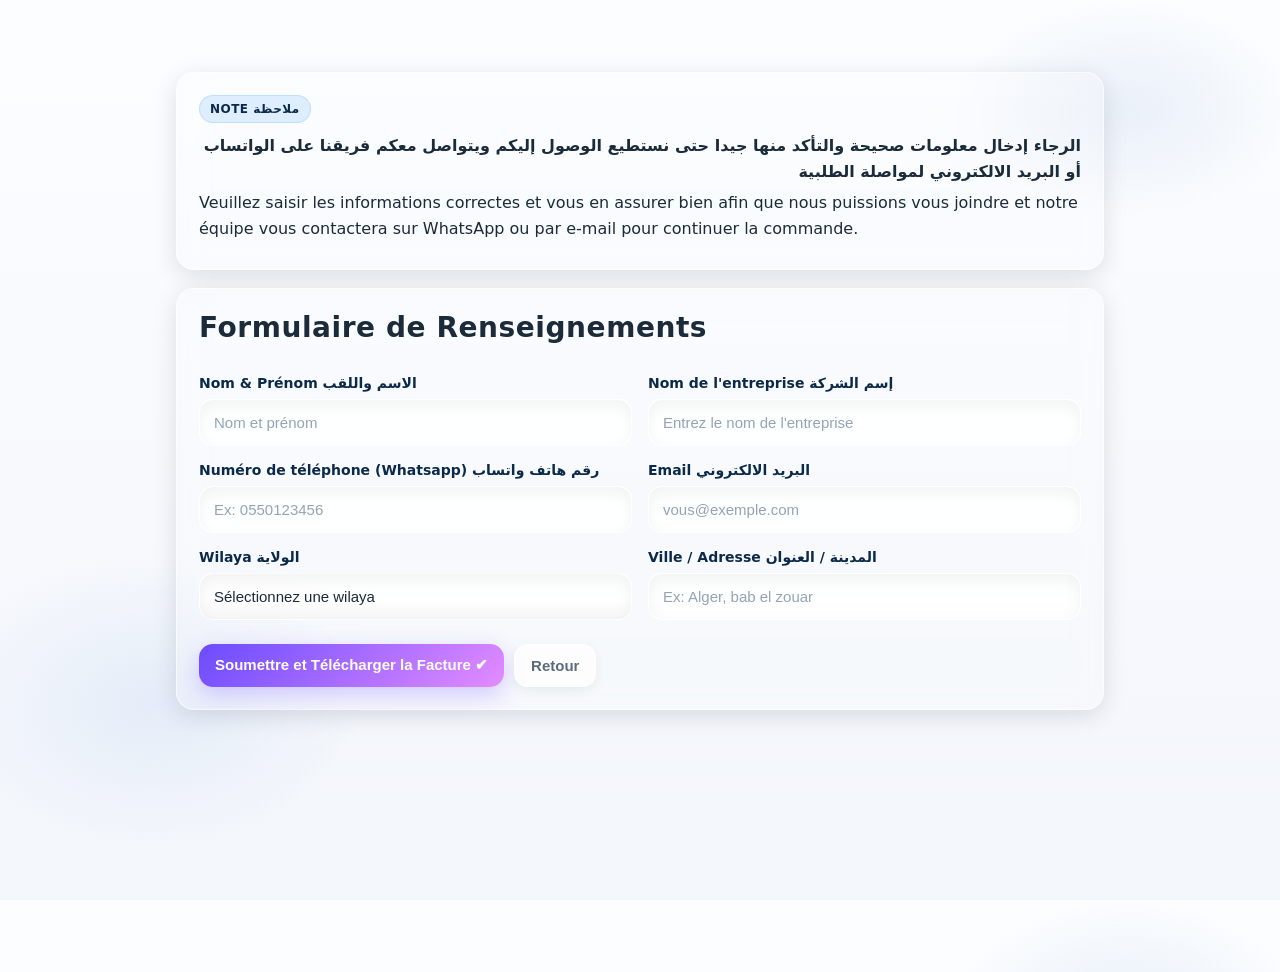
<file: form/form.html>
<!DOCTYPE html>
<html lang="fr">
<head>
  <meta charset="UTF-8" />
  <meta name="viewport" content="width=device-width, initial-scale=1.0" />
  <title>Formulaire de Renseignements</title>

  <!-- CSS -->
  <link rel="stylesheet" href="../assets/css/form.css" />

  <!-- JS -->
  <script defer src="../assets/js/form.js"></script>
</head>
<body>
  <div class="page">
    <div class="note-container">
      <div class="note-title">Note ملاحظة</div>
      <div class="note-text">
        <p dir="rtl" class="arabic-text">
          الرجاء إدخال معلومات صحيحة والتأكد منها جيدا حتى نستطيع الوصول إليكم ويتواصل معكم فريقنا على الواتساب أو البريد الالكتروني لمواصلة الطلبية
        </p>
        <p class="french-text">
          Veuillez saisir les informations correctes et vous en assurer bien afin que nous puissions vous joindre et notre équipe vous contactera sur WhatsApp ou par e-mail pour continuer la commande.
        </p>
      </div>
    </div>

    <div class="form-container">
      <h1>Formulaire de Renseignements</h1>
      <form id="registrationForm">
        <div class="form-group">
          <label for="fullName">Nom & Prénom الاسم واللقب</label>
          <input type="text" id="fullName" name="fullName" required placeholder="Nom et prénom" />
        </div>

        <div class="form-group">
          <label for="company">Nom de l'entreprise إسم الشركة</label>
          <input type="text" id="company" name="company" required placeholder="Entrez le nom de l'entreprise" />
        </div>

        <div class="form-group">
          <label for="phone">Numéro de téléphone (Whatsapp) رقم هاتف واتساب</label>
          <input type="tel" id="phone" name="phone" pattern="[0-9]*" required onkeypress="return isNumberKey(event)" placeholder="Ex: 0550123456" />
        </div>

        <div class="form-group">
          <label for="email">Email البريد الالكتروني</label>
          <input type="email" id="email" name="email" placeholder="vous@exemple.com" />
        </div>

        <div class="form-group">
          <label for="state">Wilaya الولاية</label>
          <select id="state" name="state" required>
            <option value="">Sélectionnez une wilaya</option>
            <option value="DZ-01">01 Adrar - أدرار</option>
            <option value="DZ-02">02 Chlef - الشلف</option>
            <option value="DZ-03">03 Laghouat - الأغواط</option>
            <option value="DZ-04">04 Oum El Bouaghi - أم البواقي</option>
            <option value="DZ-05">05 Batna - باتنة</option>
            <option value="DZ-06">06 Béjaïa - بجاية</option>
            <option value="DZ-07">07 Biskra - بسكرة</option>
            <option value="DZ-08">08 Bechar - بشار</option>
            <option value="DZ-09">09 Blida - البليدة</option>
            <option value="DZ-10">10 Bouira - البويرة</option>
            <option value="DZ-11">11 Tamanrasset - تمنراست</option>
            <option value="DZ-12">12 Tébessa - تبسة</option>
            <option value="DZ-13">13 Tlemcene - تلمسان</option>
            <option value="DZ-14">14 Tiaret - تيارت</option>
            <option value="DZ-15">15 Tizi Ouzou - تيزي وزو</option>
            <option value="DZ-16">16 Alger - الجزائر</option>
            <option value="DZ-17">17 Djelfa - الجلفة</option>
            <option value="DZ-18">18 Jijel - جيجل</option>
            <option value="DZ-19">19 Sétif - سطيف</option>
            <option value="DZ-20">20 Saïda - سعيدة</option>
            <option value="DZ-21">21 Skikda - سكيكدة</option>
            <option value="DZ-22">22 Sidi Bel Abbès - سيدي بلعباس</option>
            <option value="DZ-23">23 Annaba - عنابة</option>
            <option value="DZ-24">24 Guelma - قالمة</option>
            <option value="DZ-25">25 Constantine - قسنطينة</option>
            <option value="DZ-26">26 Médéa - المدية</option>
            <option value="DZ-27">27 Mostaganem - مستغانم</option>
            <option value="DZ-28">28 MSila - مسيلة</option>
            <option value="DZ-29">29 Mascara - معسكر</option>
            <option value="DZ-30">30 Ouargla - ورقلة</option>
            <option value="DZ-31">31 Oran - وهران</option>
            <option value="DZ-32">32 El Bayadh - البيض</option>
            <option value="DZ-33">33 Illizi - إليزي</option>
            <option value="DZ-34">34 Bordj Bou Arreridj - برج بوعريريج</option>
            <option value="DZ-35">35 Boumerdès - بومرداس</option>
            <option value="DZ-36">36 El Tarf - الطارف</option>
            <option value="DZ-37">37 Tindouf - تندوف</option>
            <option value="DZ-38">38 Tissemsilt - تيسمسيلت</option>
            <option value="DZ-39">39 Eloued - الوادي</option>
            <option value="DZ-40">40 Khenchela - خنشلة</option>
            <option value="DZ-41">41 Souk Ahras - سوق أهراس</option>
            <option value="DZ-42">42 Tipaza - تيبازة</option>
            <option value="DZ-43">43 Mila - ميلة</option>
            <option value="DZ-44">44 Aïn Defla - عين الدفلى</option>
            <option value="DZ-45">45 Naâma - النعامة</option>
            <option value="DZ-46">46 Aïn Témouchent - عين تموشنت</option>
            <option value="DZ-47">47 Ghardaïa - غرداية</option>
            <option value="DZ-48">48 Relizane- غليزان</option>
            <option value="DZ-49">49 Timimoun - تيميمون</option>
            <option value="DZ-50">50 Bordj Baji Mokhtar - برج باجي مختار</option>
            <option value="DZ-51">51 Ouled Djellal - أولاد جلال</option>
            <option value="DZ-52">52 Béni Abbès - بني عباس</option>
            <option value="DZ-53">53 Aïn Salah - عين صالح</option>
            <option value="DZ-54">54 In Guezzam - عين قزام</option>
            <option value="DZ-55">55 Touggourt - تقرت</option>
            <option value="DZ-56">56 Djanet - جانت</option>
            <option value="DZ-57">57 El MGhair - المغير</option>
            <option value="DZ-58">58 El Menia - المنيعة</option>
          </select>
        </div>

        <div class="form-group">
          <label for="city">Ville / Adresse المدينة / العنوان</label>
          <input type="text" id="city" name="city" required placeholder="Ex: Alger, bab el zouar" />
        </div>

        <div class="button-group">
          <button type="submit" class="submit-btn">Soumettre et Télécharger la Facture &#10004;</button>
          <button type="button" class="return-btn" onclick="goBack()">Retour</button>
        </div>
      </form>
    </div>
  </div>
</body>
</html>
</file>
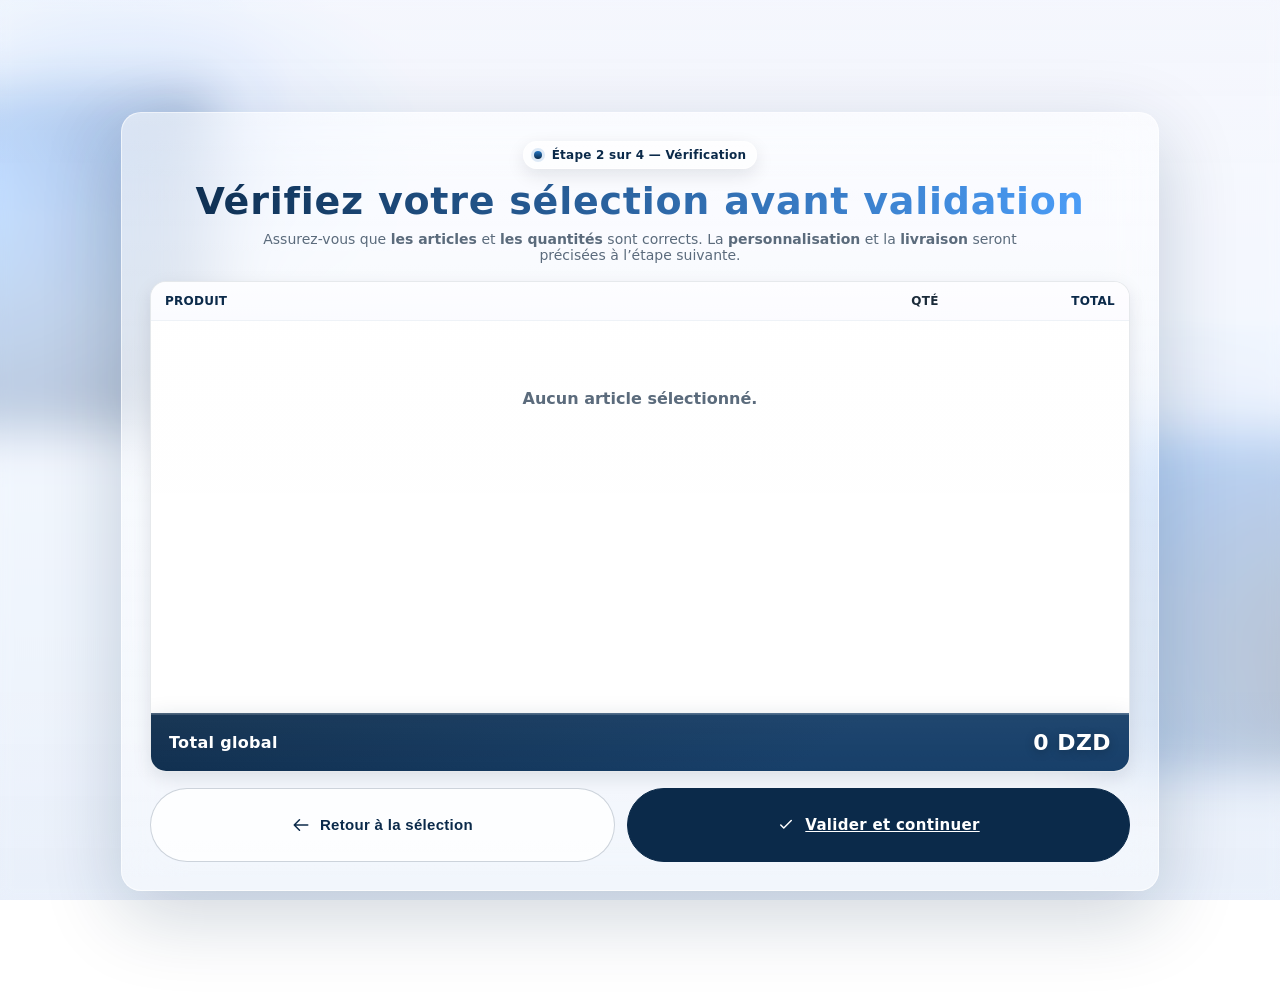
<file: orderconfirmation/orderconfirmation.html>
<!DOCTYPE html>
<html lang="fr">
<head>
  <meta charset="UTF-8" />
  <meta name="viewport" content="width=device-width, initial-scale=1" />
  <title>Récapitulatif — Giftorea</title>
  <!-- CSS -->
  <link rel="stylesheet" href="../assets/css/orderconfirmation.css">
</head>
<body>
  <!-- Background -->
  <div class="site-bgmesh" aria-hidden="true">
    <div class="mesh m-a"></div>
    <div class="mesh m-b"></div>
    <div class="blob one"></div>
    <div class="blob two"></div>
    <div class="rays"></div>
  </div>

  <main class="gft-wrap">
    <section class="gft-order glass" role="region" aria-label="Récapitulatif de commande">
      <!-- Top / Hero -->
      <header class="gft-hero">
        <div class="gft-step">
          <span class="gft-step__dot" aria-hidden="true"></span>
          <span class="gft-step__txt">Étape 2 sur 4 — Vérification</span>
        </div>
        <h1 class="gft-hero__title">Vérifiez votre sélection avant validation</h1>
        <p class="gft-hero__note">
          Assurez-vous que <strong>les articles</strong> et <strong>les quantités</strong> sont corrects.
          La <strong>personnalisation</strong> et la <strong>livraison</strong> seront précisées à l’étape suivante.
        </p>
      </header>

      <!-- Sheet -->
      <div class="gft-sheet">
        <div class="gft-table__head">
          <span class="col produit">Produit</span>
          <span class="col qtt">Qté</span>
          <span class="col total">Total</span>
        </div>

        <div id="orderItems" class="gft-table__body" role="list"></div>

        <footer class="gft-totalbar">
          <span class="gft-totalbar__label">Total global</span>
          <span id="globalTotal" class="gft-totalbar__right">0 DZD</span>
        </footer>
      </div>

      <!-- Actions -->
      <div class="gft-actions">
        <button id="backBtn" class="btn btn--secondary" type="button" aria-label="Retour à la sélection">
          <span class="btn__inner">
            <svg class="btn__icon" width="18" height="18" viewBox="0 0 24 24" fill="none" aria-hidden="true">
              <path d="M10 19l-7-7l7-7M3 12h18" stroke="currentColor" stroke-width="2" stroke-linecap="round" stroke-linejoin="round"/>
            </svg>
            <span class="btn__label">Retour à la sélection</span>
          </span>
        </button>

        <!-- Change this URL if your next step lives elsewhere -->
        <a id="confirmBtn"
           class="btn btn--primary"
           href="../personalisation/personalisation.html"
           aria-label="Valider et continuer">
          <span class="btn__inner">
            <svg class="btn__icon" width="18" height="18" viewBox="0 0 24 24" fill="none" aria-hidden="true">
              <path d="M5 12l4 4l10-10" stroke="currentColor" stroke-width="2" stroke-linecap="round" stroke-linejoin="round"/>
            </svg>
            <span class="btn__label">Valider et continuer</span>
          </span>
        </a>
      </div>
    </section>
  </main>

  <!-- JS -->
  <script defer src="../assets/js/orderconfirmation.js"></script>
  <noscript>Activez JavaScript pour voir le récapitulatif de commande.</noscript>
</body>
</html>
</file>
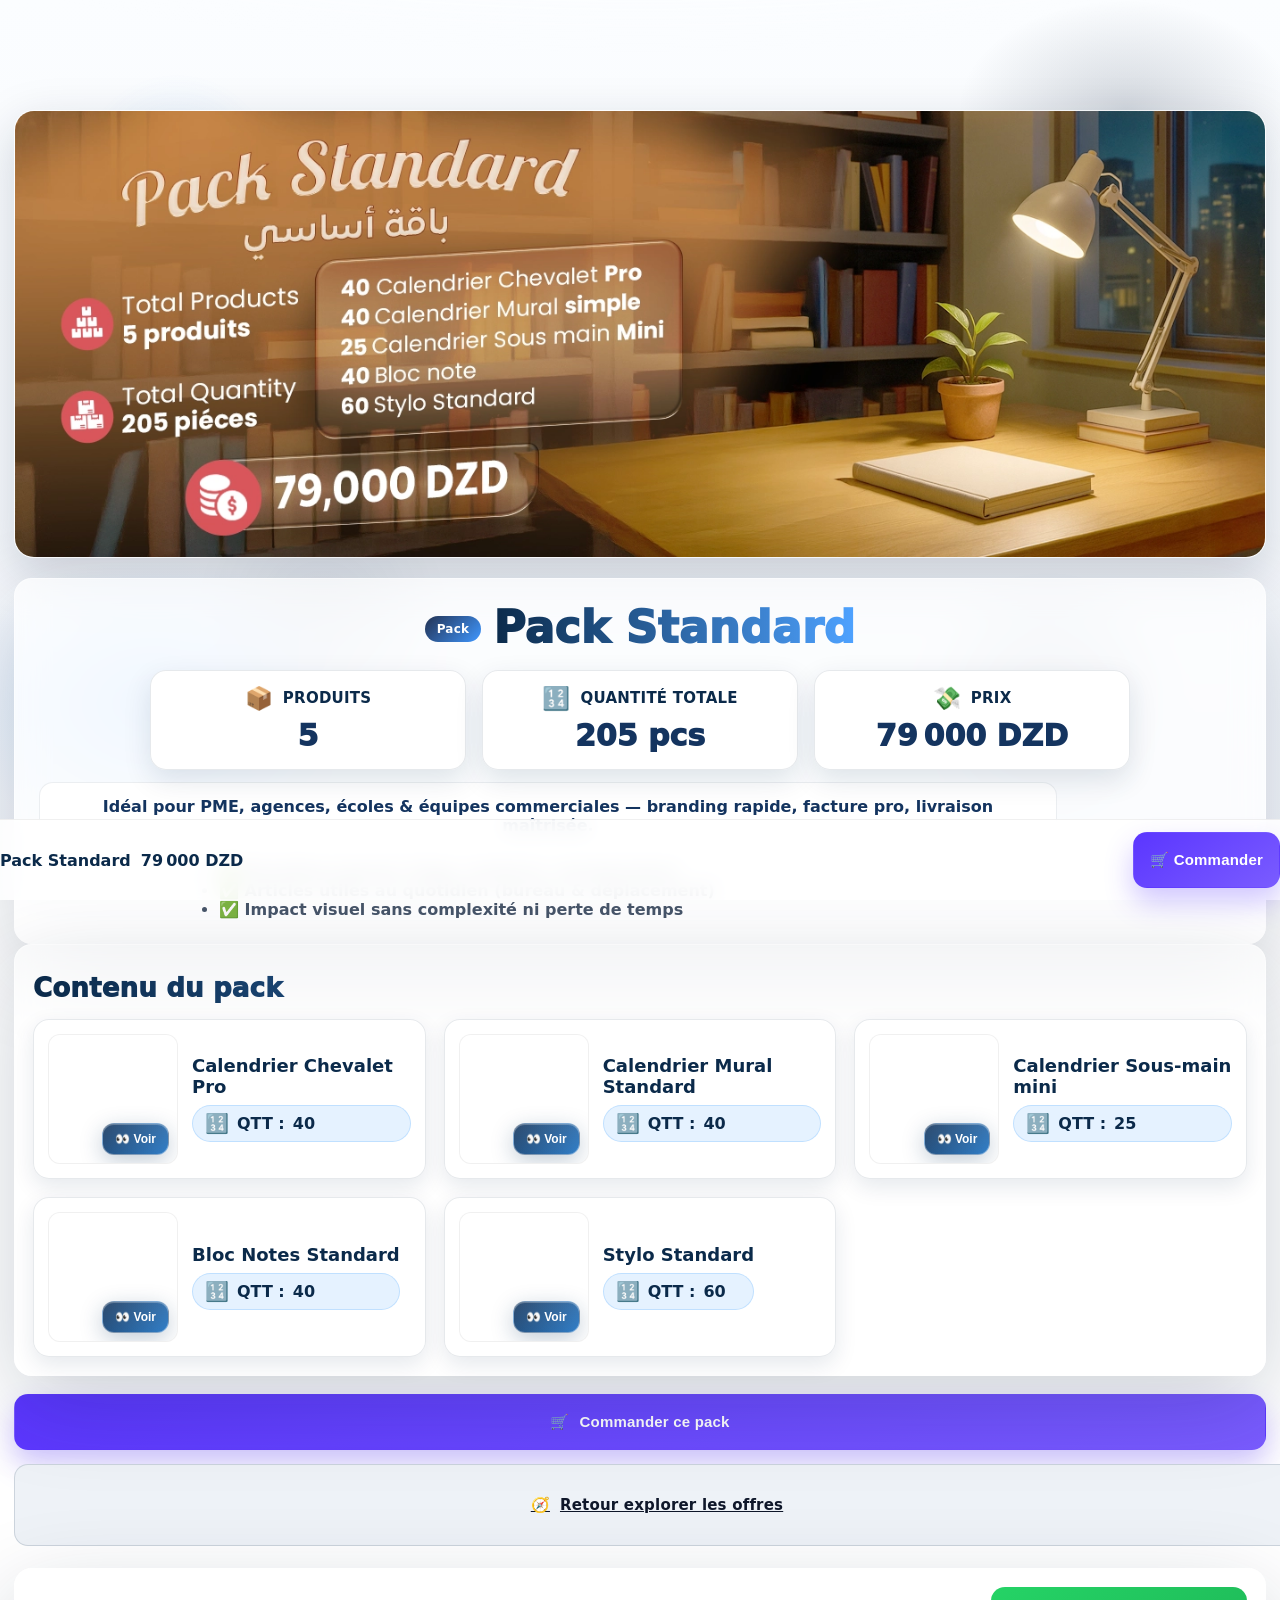
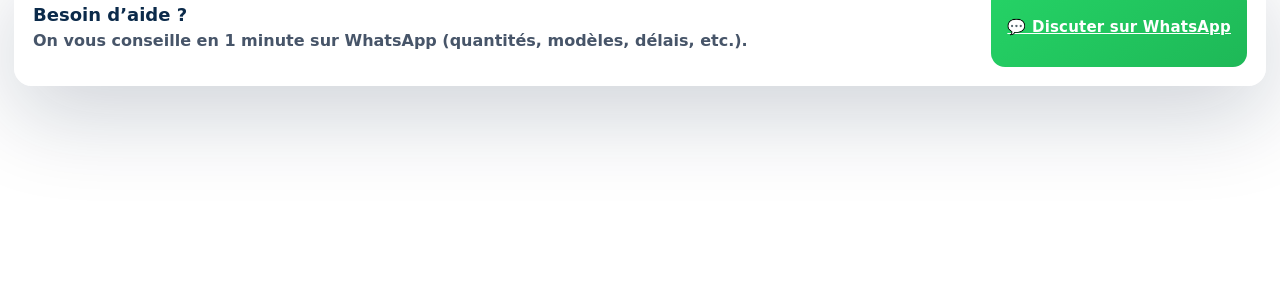
<file: packstandard/packstandard.html>
<!doctype html>
<html lang="fr">
<head>
  <meta charset="utf-8" />
  <title>Pack — Giftorea</title>
  <meta name="viewport" content="width=device-width, initial-scale=1" />
  <meta name="theme-color" content="#0B2A4A" />
  <link rel="preconnect" href="https://fonts.gstatic.com" crossorigin>

  <!-- CSS for this page -->
  <link rel="stylesheet" href="../assets/css/packstandard.css" />

  <!-- Optional: Cadeaux dataset (if it exists) -->
  <script src="../assets/js/cadeauxfindanne.js" defer></script>

  <!-- JS for this page -->
  <script src="../assets/js/packstandard.js" defer></script>
</head>
<body class="gft-body">
  <!-- Soft background -->
  <div class="site-bgmesh" aria-hidden="true">
    <div class="mesh m-a"></div>
    <div class="mesh m-b"></div>
    <div class="blob one"></div>
    <div class="blob two"></div>
    <div class="rays"></div>
  </div>

  <main class="pack-wrap">
<header class="pack-hero" role="banner">
  <div class="pack-hero__img">
    <picture>
      <!-- Desktop version -->
      <source
        srcset="../assets/images/pack02standard.webp"
        media="(min-width: 769px)">

      <!-- Mobile version -->
      <source
        srcset="../assets/images/standard.webp"
        media="(max-width: 768px)">

      <!-- Fallback (desktop) -->
      <img
        src="../assets/images/pack02standard.webp"
        alt="Visuel du Pack Standard Giftorea"
        loading="lazy"
        decoding="async">
    </picture>
  </div>
</header>


    <!-- Pack info -->
    <section class="pack-info glass" id="packInfo">
      <div class="pack-info__head">
        <span class="pack-badge">Pack</span>
        <h1 class="pack-title" id="packTitle">Pack Standard</h1>
      </div>

      <div class="pack-stats">
        <div class="stat">
          <span class="stat__label"><span class="ico">📦</span>Produits</span>
          <span class="stat__value" id="statProducts">—</span>
        </div>
        <div class="stat">
          <span class="stat__label"><span class="ico">🔢</span>Quantité totale</span>
          <span class="stat__value" id="statQty">—</span>
        </div>
        <div class="stat">
          <span class="stat__label"><span class="ico">💸</span>Prix</span>
          <span class="stat__value" id="statPrice">—</span>
        </div>
      </div>

      <div class="pack-suitable">
        <p id="suitableText" class="lead">
          Idéal pour PME, agences, écoles & équipes commerciales qui veulent remercier clients et collaborateurs
          avec un coffret cohérent, utile et prêt à offrir — design inclus, personnalisation rapide, facture pro
          et livraison maîtrisée. Parfait pour événements, cadeaux clients ou packs d’onboarding.
        </p>
        <ul class="value-list">
          <li>✅ Branding express (logo, couleurs, coordonnées)</li>
          <li>✅ Articles utiles au quotidien (bureau & déplacement)</li>
          <li>✅ Impact visuel sans complexité ni perte de temps</li>
        </ul>
      </div>
    </section>

    <!-- Pack content -->
    <section class="pack-content glass" aria-labelledby="contentTitle">
      <h2 class="section-title" id="contentTitle">Contenu du pack</h2>
      <div class="cards" id="contentCards"><!-- injected --></div>
    </section>

    <!-- CTAs under content -->
    <section class="pack-ctas">
      <button class="btn btn-primary btn-wide btn-pulse" id="orderTop">
        🛒 <span class="btn-label">Commander ce pack</span>
      </button>
      <a class="btn btn-ghost btn-wide" id="backBtn" href="/offers/">
        🧭 <span class="btn-label">Retour explorer les offres</span>
      </a>
    </section>

    <!-- Footer help -->
    <section class="help-cta glass">
      <div class="help-cta__content">
        <h3>Besoin d’aide ?</h3>
        <p>On vous conseille en 1 minute sur WhatsApp (quantités, modèles, délais, etc.).</p>
      </div>
      <a class="btn btn-whatsapp btn-pulse" href="https://wa.me/213000000000" target="_blank" rel="noopener">
        💬 Discuter sur WhatsApp
      </a>
    </section>
  </main>

  <!-- Sticky CTA -->
  <div class="sticky-cta" id="stickyCta">
    <div class="sticky-cta__meta">
      <strong id="stickyPackName">Pack</strong>
      <span id="stickyPackPrice">—</span>
    </div>
    <button class="btn btn-primary" id="orderSticky">🛒 Commander</button>
  </div>

  <!-- Modal Gallery -->
  <div class="modal" id="galleryModal" hidden>
    <div class="modal__backdrop" id="modalBackdrop"></div>
    <div class="modal__dialog glass">
      <button class="modal__close" id="modalClose" aria-label="Fermer">×</button>
      <div class="modal__stage">
        <button class="mnav prev" id="mPrev" aria-label="Précédent">‹</button>
        <img id="mImg" alt="">
        <button class="mnav next" id="mNext" aria-label="Suivant">›</button>
      </div>
      <div class="modal__desc" id="mDesc"></div>
    </div>
  </div>
</body>
</html>
</file>
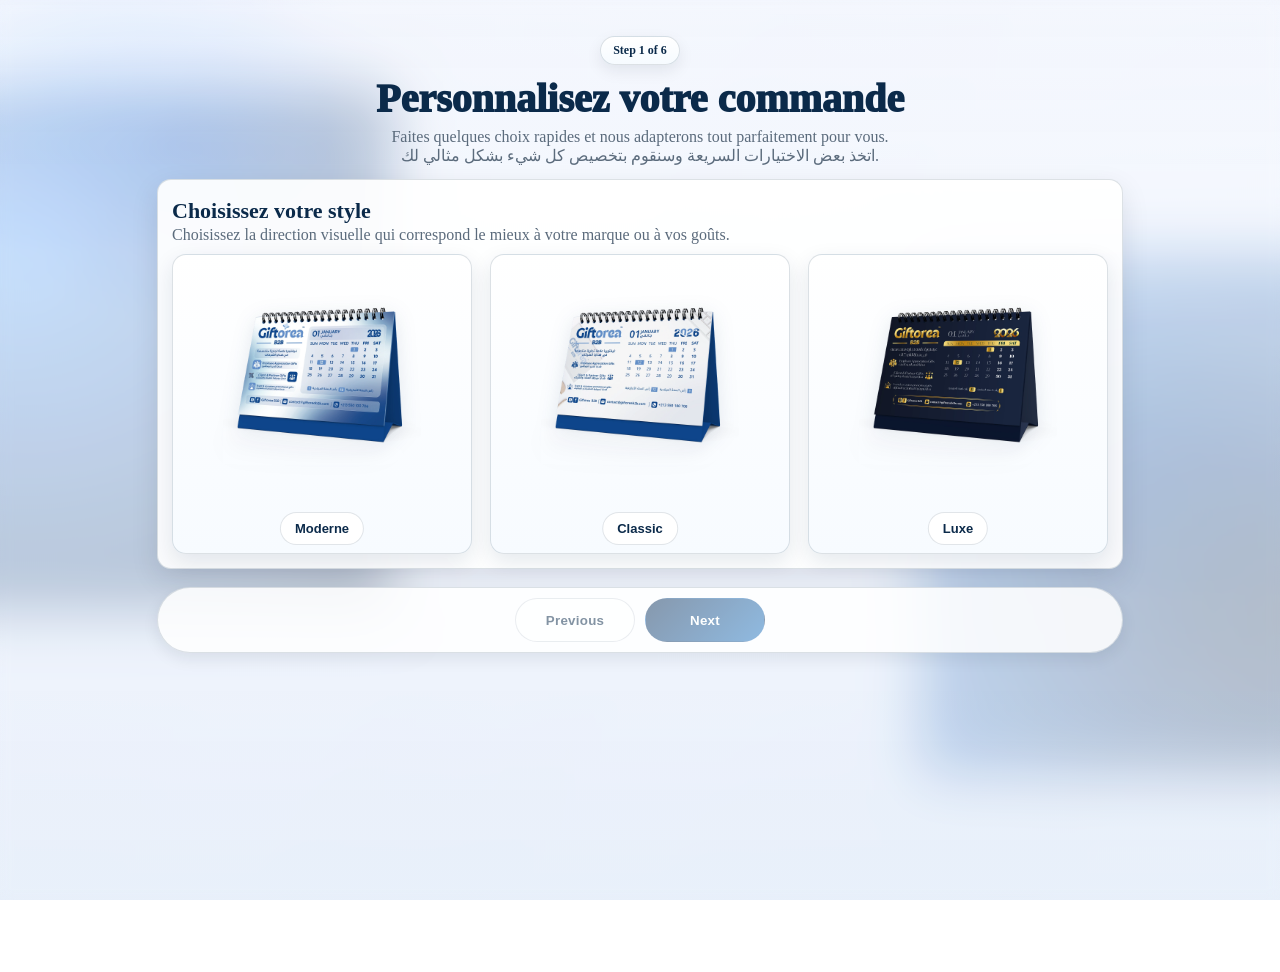
<file: personalisation/personalisation.html>
<!doctype html>
<html lang="en">
<head>
  <meta charset="utf-8" />
  <meta name="viewport" content="width=device-width,initial-scale=1" />
  <title>Personalisation | Giftorea</title>

  <!-- Page CSS -->
  <link rel="stylesheet" href="../assets/css/personalisation.css">
</head>
<body>

  <!-- Optional: global mesh background (include only if not already present on the page) -->
  <div class="site-bgmesh" aria-hidden="true">
    <div class="mesh m-a"></div>
    <div class="mesh m-b"></div>
    <div class="blob one"></div>
    <div class="blob two"></div>
    <div class="rays"></div>
  </div>

  <!-- Viewport wrapper to cover full screen + center content (max-width: 1400px) -->
  <div class="gftp-viewport">
    <div class="container-xl">

      <section class="gft-personalise gft-bg">
        <!-- Header -->
        <header class="gft-header">
          <div class="gft-step-pill" id="gftStepPill" aria-live="polite">Step 1 of 6</div>
          <h1 class="gft-title">Personnalisez votre commande</h1>
          <p class="gft-subtitle">Faites quelques choix rapides et nous adapterons tout parfaitement pour vous.</p>
          <p class="gft-subtitle">اتخذ بعض الاختيارات السريعة وسنقوم بتخصيص كل شيء بشكل مثالي لك.</p>
        </header>

        <!-- Steps -->
        <div class="gft-steps" id="gftSteps" aria-live="polite">
 <!-- STEP 1: Style -->
<section class="gft-step is-active" data-step-key="designStyle" data-step-index="0" aria-label="Choose your style">
  <div class="gft-step-head">
    <h2>Choisissez votre style</h2>
    <p>Choisissez la direction visuelle qui correspond le mieux à votre marque ou à vos goûts.</p>
  </div>
  <div class="gft-grid">
    <button class="gft-card" role="radio" aria-checked="false" data-value="modern">
      <span class="gft-card-art gft-art--modern" aria-hidden="true">
        <img class="gft-card-img" loading="lazy"
             src="../assets/images/moderne.webp"
             srcset="../assets/images/moderne.webp 1x, ../assets/images/moderne.webp 2x"
             alt="Modern style preview">
      </span>
      <span class="gft-card-label">Moderne</span>
    </button>

    <button class="gft-card" role="radio" aria-checked="false" data-value="classic">
      <span class="gft-card-art gft-art--classic" aria-hidden="true">
        <img class="gft-card-img" loading="lazy"
             src="../assets/images/classic.webp"
             srcset="../assets/images/classic.webp 1x, ../assets/images/classic.webp 2x"
             alt="Classic style preview">
      </span>
      <span class="gft-card-label">Classic</span>
    </button>

    <button class="gft-card" role="radio" aria-checked="false" data-value="luxury">
      <span class="gft-card-art gft-art--minimal" aria-hidden="true">
        <img class="gft-card-img" loading="lazy"
             src="../assets/images/luxury.webp"
             srcset="../assets/images/luxury.webp 1x, ../assets/images/luxury.webp 2x"
             alt="Luxury style preview">
      </span>
      <span class="gft-card-label">Luxe</span>
    </button>
  </div>
</section>

<!-- STEP 2: Calendar Type (Mix Hijri+Miladi or Miladi only) -->
<section class="gft-step" data-step-key="calendarType" data-step-index="1" aria-label="Calendar type">
  <div class="gft-step-head">
    <h2>Type de calendrier</h2>
    <p>Souhaitez-vous un calendrier <strong>mixte</strong> (Hijri + Miladi) ou <strong>Miladi seulement</strong> ?</p>
  </div>

  <div class="gft-grid">
    <button class="gft-card" role="radio" aria-checked="false" data-value="mix">
      <span class="gft-card-art gft-icon--mix" aria-hidden="true">
        <img class="gft-card-img" loading="lazy"
             src="../assets/images/hijri.webp"
             srcset="../assets/images/hijri.webp 1x, ../assets/images/hijri.webp 2x"
             alt="Hijri + Miladi mixed calendar">
      </span>
      <span class="gft-card-label">Hijri + Miladi (mix)</span>
    </button>

    <button class="gft-card" role="radio" aria-checked="false" data-value="miladi">
      <span class="gft-card-art gft-icon--miladi" aria-hidden="true">
        <img class="gft-card-img" loading="lazy"
             src="../assets/images/miladi.webp"
             srcset="../assets/images/miladi.webp 1x, ../assets/images/miladi.webp 2x"
             alt="Miladi only calendar">
      </span>
      <span class="gft-card-label">Miladi seulement</span>
    </button>
  </div>

  <div class="gft-explain">
    <ul class="gft-list">
      <li><strong>Mix</strong> : Affiche les mois/jours dans les deux systèmes. Idéal si votre audience suit l’hégirien et le grégorien.</li>
      <li><strong>Miladi seulement</strong> : Calendrier grégorien standard pour une communication générale et internationale.</li>
    </ul>
  </div>
</section>

<!-- STEP 3: Language -->
<section class="gft-step" data-step-key="language" data-step-index="2" aria-label="Language">
  <div class="gft-step-head">
    <h2>Language</h2>
    <p>Nous composerons les mois/jours en conséquence.</p>
  </div>
  <div class="gft-grid">
    <button class="gft-card" role="radio" aria-checked="false" data-value="fr">
      <span class="gft-card-art gft-flag gft-flag--fr" aria-hidden="true">
        <img class="gft-card-img" loading="lazy"
             src="../assets/images/fr-01.webp"
             srcset="../assets/images/fr-01.webp 1x, ../assets/images/fr-01.webp 2x"
             alt="French">
      </span>
      <span class="gft-card-label">Français</span>
    </button>

    <button class="gft-card" role="radio" aria-checked="false" data-value="en">
      <span class="gft-card-art gft-flag gft-flag--en" aria-hidden="true">
        <img class="gft-card-img" loading="lazy"
             src="../assets/images/miladi.webp"
             srcset="../assets/images/miladi.webp 1x, ../assets/images/miladi.webp 2x"
             alt="English">
      </span>
      <span class="gft-card-label">English</span>
    </button>
  </div>
  <div class="gft-explain">
    <ul class="gft-list">
      <li><strong>Français</strong> : Des jours comme DIM, LUN, MAR... / des mois comme Janvier,Février,Mars...</li>
      <li><strong>English</strong> : Days like SUN, MON, TUE ... / Months like January,February,March...</li>
      <li><strong>NOTICE ! :</strong>les deux versions incluent les mois en Arab كلا النسختين يتضمنان الأشهر بالعربية</li>
    </ul>
  </div>
</section>

<!-- STEP 4: Design Package -->
<section class="gft-step" data-step-key="designPackage" data-step-index="3" aria-label="Design package">
  <div class="gft-step-head">
    <h2>Design package</h2>
    <p>La mise à niveau ajoute un polissage supplémentaire et des améliorations de mise en page.</p>
  </div>
  <div class="gft-grid">
    <button class="gft-card" role="radio" aria-checked="false" data-value="standard">
      <span class="gft-card-art gft-art--standard" aria-hidden="true">
        <img class="gft-card-img" loading="lazy"
             src="../assets/images/conceptionboursas.webp"
             srcset="../assets/images/conceptionboursas.webp 1x, ../assets/images/conceptionboursas.webp 2x"
             alt="Standard package">
      </span>
      <span class="gft-card-label">Standard (Gratuit 0DZD)</span>
    </button>

    <button class="gft-card gft-card--premium" role="radio" aria-checked="false" data-value="premium">
      <span class="gft-card-art gft-art--premium" aria-hidden="true">
        <img class="gft-card-img" loading="lazy"
             src="../assets/images/conceptionpolymost.webp"
             srcset="../assets/images/conceptionpolymost.webp 1x, ../assets/images/conceptionpolymost.webp 2x"
             alt="Premium package black & gold">
      </span>
      <span class="gft-card-badge">+3500 DZD</span>
      <span class="gft-card-label">Premium (+3500 DZD)</span>
    </button>
  </div>

  <div class="gft-explain gft-explain--cols">
    <div class="gft-explain-box">
      <h3>Standard (Inclus - Gratuit)</h3>
      <ul class="gft-list">
        <li>Basé sur des modèles prêts.</li>
        <li>Nous adaptons votre logo, vos couleurs et vos informations au modèle prêt.</li>
        <li>Vous avez droit à une (1) révision.</li>
      </ul>
    </div>
    <div class="gft-explain-box gft-explain-box--premium">
      <h3>Premium (+3500 DZD)</h3>
      <ul class="gft-list">
        <li><strong>100% personalisee</strong> mises en page personnalisées adaptées a votre image de marque.</li>
        <li>possibilité d'ajouter des images et services/produits liés a votre marque </li>
        <li>Vous avez droit à deux (2) révisions.</li>
      </ul>
    </div>
  </div>
</section>

<!-- STEP 5: Logo -->
<section class="gft-step" data-step-key="logoOption" data-step-index="4" aria-label="Logo">
  <div class="gft-step-head">
    <h2>Logo</h2>
    <p>Dites-nous comment vous aimeriez gérer votre logo.</p>
    <div class="gft-help">
      <strong>Clair et simple :</strong>
      <ul>
        <li><em>J'ai un logo vectoriel de haute qualité لدي شعار عالي الجودة فيكتور وجاهز للإستعمال</em> (AI ou SVG). Nous l'utiliserons tel quel.</li>
        <li><em>J'ai besoin d'un redessin propre</em> (exactement le même logo) — vous obtenez l'AI,SVG, PDF,PNG et les exportations pour <strong>2000 DZD</strong>.</li>
      </ul>
    </div>
  </div>
  <div class="gft-grid">
    <button class="gft-card" role="radio" aria-checked="false" data-value="have_ai">
      <span class="gft-card-art gft-art--logo-ready" aria-hidden="true">
        <img class="gft-card-img" loading="lazy"
             src="/assets/personalise/logo-ready.png"
             srcset="/assets/personalise/logo-ready.png 1x, /assets/personalise/logo-ready@2x.png 2x"
             alt="Vector logo ready">
      </span>
      <span class="gft-card-label">AI / SVG fourni</span>
    </button>

    <button class="gft-card" role="radio" aria-checked="false" data-value="redesign_2000">
      <span class="gft-card-art gft-art--logo-redraw" aria-hidden="true">
        <img class="gft-card-img" loading="lazy"
             src="/assets/personalise/logo-redraw.png"
             srcset="/assets/personalise/logo-redraw.png 1x, /assets/personalise/logo-redraw@2x.png 2x"
             alt="Logo redraw service">
      </span>
      <span class="gft-card-badge">+2000 DZD</span>
      <span class="gft-card-label">Redessiner mon logo +2000DZD</span>
    </button>
  </div>
</section>

          <!-- STEP 6: Invoicing -->
          <section class="gft-step" data-step-key="invoiceType" data-step-index="5" aria-label="Invoicing">
            <div class="gft-step-head">
              <h2>Invoicing</h2>
              <p>Choisissez comment vous souhaitez votre facture.</p>
            </div>
            <div class="gft-grid">
              <button class="gft-card" role="radio" aria-checked="false" data-value="none">
                <span class="gft-card-art gft-art--inv-none" aria-hidden="true"></span>
                <span class="gft-card-label">Pas de facture 👍🏻</span>
              </button>
              <button class="gft-card" role="radio" aria-checked="false" data-value="mokawil">
                <span class="gft-card-art gft-art--inv-mokawil" aria-hidden="true"></span>
                <span class="gft-card-label">Mokawil Dati 👍🏻</span>
              </button>
              <button class="gft-card" role="radio" aria-checked="false" data-value="standard">
                <span class="gft-card-art gft-art--inv-standard" aria-hidden="true"></span>
                <span class="gft-card-label">Standard 👎🏻</span>
              </button>
            </div>

            <div class="gft-explain gft-explain--cols">
              <div class="gft-explain-box">
                <h3>No invoice (0%)</h3>
                <p> Convient si votre commande est petite ou si vous n'êtes pas intéressé par la facturation مناسبة إذا كانت طلبيتك صغيرة أو لا تهمك الفوترة</p>
              </div>
              <div class="gft-explain-box">
                <h3>Mokawil Dati (+0.5%)</h3>
                <p>Facture simplifiée compatible avec <strong>Mokawil Dati - Auto-Entrepreneur </strong> carte; Convient si vous souhaitez obtenir une facture sans payer de frais supplémentaires importants </p>
                <p>فاتورة مبسطة ببطاقة <strong>المقاول الذاتي</strong> مناسبة اذا كنت ترغب في الحصول على فاتورة دون دفع تكاليف اضافية كبيرة </p>
              </div>
              <div class="gft-explain-box">
                <h3>Facture standard (+10%)</h3>
                <p>Facture complète avec les détails de l'entreprise. <em>TVA non applicable</gem> — Nous sommes exonérés du système de TVA.</p>
                <p>فاتورة أساسية بجميع معلومات الشركة <em>TVA غير مدرجة</gem> نحن معفيين او لا نخضع لنظلام ضريبة القيمة الماضية (TVA).</p>
              </div>
               <li><strong>⚠️ ملاحظة مهمة:</strong> 
جميع النِّسَب والمبالغ الإضافية المذكورة في هذه الصفحة لا تُعتبر ضرائب أو رسوم حكومية، بل تمثل تكاليف وحقوق فوترة رمزية.
حرصًا منا على تقديم أسعار مناسبة وشفافة، نُفضل عدم دمج تكاليف الفوترة في أسعار المنتجات، ونترك للزبون حرية اختيار نظام الفوترة الذي يناسبه.</li>
<li><strong>⚠️ Remarque importante :
</strong> 
Tous les pourcentages et montants supplémentaires mentionnés sur cette page ne constituent pas des taxes ni des impôts gouvernementaux, mais représentent des frais et droits de facturation symboliques.
Soucieux de proposer des prix justes et transparents, nous préférons ne pas inclure ces frais de facturation dans les prix des produits et laissons au client la liberté de choisir le mode de facturation qui lui convient.
</li>
            </div>
          </section>
        </div>

        <!-- Bottom Nav (kept for your JS) -->
        <nav class="gft-nav" aria-label="Step navigation">
          <button id="gftPrev" class="gft-btn ghost" type="button" aria-label="Previous step">Previous</button>
          <button id="gftNext" class="gft-btn" type="button" aria-label="Next step" disabled>Next</button>
        </nav>
      </section>

    </div>
  </div>

  <!-- Page JS -->
  <script src="../assets/js/personalisation.js"></script>
</body>
</html>
</file>
<file: assets/css/index.css>
/* =========================
   Base
========================= */
* { box-sizing: border-box; }
html, body { height: 100%; margin: 0; font-family: Inter, system-ui, -apple-system, Segoe UI, Arial, sans-serif; }

body{
  /* below fixed navbar */
  padding-top:72px; /* adjust to your header height */
  background:
    radial-gradient(650px 450px at 12% 78%, rgba(157,184,232,0.18) 0%, transparent 32%),
    radial-gradient(560px 360px at 88% 12%, rgba(150,180,220,0.16) 0%, transparent 30%),
    linear-gradient(180deg,#fbfdff 0%, #f3f6fb 100%);
  background-attachment: fixed;
  color:#031c3f;
  overflow-x:hidden;
}

.page{ max-width:1400px; margin:0 auto; padding:0 28px; position:relative; z-index:0; }

/* Responsive background scale */
@media (max-width:1200px){
  body{ background:
    radial-gradient(520px 360px at 12% 78%, rgba(157,184,232,0.18) 0%, transparent 32%),
    radial-gradient(440px 300px at 88% 12%, rgba(150,180,220,0.16) 0%, transparent 30%),
    linear-gradient(180deg,#fbfdff 0%, #f3f6fb 100%); }
}
@media (max-width:992px){
  body{ background:
    radial-gradient(420px 300px at 12% 78%, rgba(157,184,232,0.18) 0%, transparent 32%),
    radial-gradient(360px 240px at 88% 12%, rgba(150,180,220,0.16) 0%, transparent 30%),
    linear-gradient(180deg,#fbfdff 0%, #f3f6fb 100%); }
}
@media (max-width:600px){
  body{ background:
    radial-gradient(300px 220px at 16% 82%, rgba(157,184,232,0.18) 0%, transparent 32%),
    radial-gradient(260px 180px at 84% 16%, rgba(150,180,220,0.16) 0%, transparent 30%),
    linear-gradient(180deg,#fbfdff 0%, #f3f6fb 100%); }
}

/* =========================
   Hero
========================= */
#hero{ display:flex; flex-direction:column; width:100%; }
.hero{ min-height:calc(100vh - 72px); display:flex; flex-direction:column; padding-bottom:18px; }

.hero-top{
  display:flex; align-items:center; justify-content:space-between; gap:32px;
  margin-top: clamp(24px, 20vh, 200px);
  margin-bottom: 100px;
}

.hero-left{ width:56%; }
.eyebrow{ font-weight:600; color:rgba(3,28,63,.6); font-size:16px; margin-bottom:10px; }
.headline{ margin:0 0 10px; font-weight:800; font-size:clamp(54px,6vw,78px); line-height:.98; letter-spacing:-.6px; }
.headline .w{ display:inline-block; opacity:0; transform:translateY(8px); animation:fade .62s ease forwards; animation-delay:var(--d); position:relative; }
.headline .w::after{
  content:""; position:absolute; inset:0;
  background:linear-gradient(90deg,transparent,rgba(255,255,255,.85) 45%,transparent);
  transform:translateX(-120%); mix-blend-mode:overlay; animation:shine 1s ease forwards;
  animation-delay:calc(var(--d,0s) + .06s);
}
@keyframes fade{0%{opacity:0;transform:translateY(10px)}60%{opacity:1;transform:translateY(-3px)}100%{opacity:1;transform:translateY(0)}}
@keyframes shine{0%{transform:translateX(-120%);opacity:0}40%{opacity:1}100%{transform:translateX(120%);opacity:0}}
.sub{ margin:2px 0 0; color:rgba(3,28,63,.62); font-size:20px; max-width:820px; line-height:1.6; }

/* RIGHT visuals */
.hero-right{ width:42%; min-height:480px; position:relative; display:flex; align-items:center; justify-content:center; }
.prod-shapes{ position:absolute; inset:0; pointer-events:none; z-index:0; }
.prod-shapes .shape{ position:absolute; border-radius:50%; filter:blur(100px); opacity:.85; animation:floatSmooth 20s ease-in-out infinite; }
.prod-shapes .s1{ width:760px; height:760px; left:50%; top:36%; margin:-380px 0 0 -380px; background:radial-gradient(circle,rgba(159,190,235,.35),rgba(159,190,235,.10)); animation-delay:0s; }
.prod-shapes .s2{ width:860px; height:520px; left:62%; top:48%; margin:-260px 0 0 -430px; background:radial-gradient(circle,rgba(150,175,215,.24),transparent); animation-delay:2.4s; }
.prod-shapes .s3{ width:520px; height:520px; left:44%; top:72%; margin:-260px 0 0 -260px; background:radial-gradient(circle,rgba(200,220,245,.18),transparent); animation-delay:4.2s; }

@keyframes floatSmooth{
  0%{transform:translate(0,0) scale(1) rotate(0)}
  25%{transform:translate(15px,-20px) scale(1.02) rotate(1deg)}
  50%{transform:translate(0,-40px) scale(1.03) rotate(2deg)}
  75%{transform:translate(-15px,-20px) scale(1.02) rotate(1deg)}
  100%{transform:translate(0,0) scale(1) rotate(0)}
}

/* Product cards */
.product-card{
  position:absolute; width:246px; height:246px; border-radius:18px;
  background:linear-gradient(180deg,rgba(255,255,255,.98),rgba(246,249,255,.98));
  border:2px solid rgba(255,255,255,.7);
  box-shadow:0 18px 60px rgba(20,34,68,.06), inset 0 1px rgba(255,255,255,.85);
  display:flex; align-items:center; justify-content:center; z-index:0; transition:transform .35s cubic-bezier(.2,.9,.3,1);
}
.product-card img{ max-width:84%; max-height:84%; display:block; }
.prod-1{ right:200px; top:-50px; }
.prod-2{ right:-20px; top:160px; }
.prod-3{ right:200px; top:300px; }
.product-card:hover{ transform:translateY(-8px); }

/* Large tablet */
@media (max-width:1200px){
  .prod-shapes .s1{width:620px;height:620px;margin:-310px 0 0 -310px}
  .prod-shapes .s2{width:700px;height:440px;margin:-220px 0 0 -350px}
  .prod-shapes .s3{width:420px;height:420px;margin:-210px 0 0 -210px}
  .hero-top{ gap:26px; margin-top:calc(50vh - 360px); margin-bottom:80px; }
  .hero-right{ min-height:440px; }
  .headline{ font-size:clamp(48px,5.4vw,68px); }
  .sub{ font-size:19px; }
}

/* Tablet */
@media (max-width:992px){
  .prod-shapes .s1{width:520px;height:520px;margin:-260px 0 0 -260px}
  .prod-shapes .s2{width:560px;height:360px;margin:-180px 0 0 -280px}
  .prod-shapes .s3{width:360px;height:360px;margin:-180px 0 0 -180px}

  .hero-top{
    flex-direction:column; align-items:center; gap:18px;
    margin-top:36px; margin-bottom:48px;
  }

  .hero-right{
    width:100%; min-height:unset; display:flex; align-items:flex-end; justify-content:center; gap:14px; padding-top:6px;
  }
  .product-card{ position:relative; width:200px; height:200px; transform:none; }
  .product-card img{ max-width:82%; max-height:82%; }
  .prod-1,.prod-2,.prod-3{ right:auto; top:auto; }
  .prod-2{ transform:translateY(-10px); }
  .product-card:hover{ transform:translateY(-6px) rotate(2deg); }

  .hero-left{ width:100%; text-align:center; }
  .headline{ font-size:clamp(40px,5.2vw,56px); }
  .sub{ font-size:18px; max-width:760px; margin-left:auto; margin-right:auto; }
}

/* Mobile */
@media (max-width:600px){
  .prod-shapes .s1{width:360px;height:360px;margin:-180px 0 0 -180px}
  .prod-shapes .s2{width:380px;height:240px;margin:-120px 0 0 -190px}
  .prod-shapes .s3{width:260px;height:260px;margin:-130px 0 0 -130px}

  .hero{ min-height:auto; }
  .hero-top{ gap:14px; margin-top:28px; margin-bottom:32px; }

  .product-card{ width:160px; height:160px; }
  .prod-2{ transform:translateY(-8px); }
  .headline{ font-size:34px; letter-spacing:-.4px; }
  .sub{ font-size:16px; max-width:95%; }
}
/* ===== Bottom hero ===== */
.hero-bottom{display:flex;flex-direction:column;align-items:center;margin-bottom:60px}
.stats-row{
  display:flex;gap:12px;align-items:center;justify-content:center;
  margin-bottom:40px;margin-top:30px;
  font-weight:700;color:#031c3f;font-size:18px;white-space:nowrap
}
.stats-item{display:flex;align-items:center;gap:8px;padding:6px 14px;border-radius:26px;background:linear-gradient(180deg,rgba(255,255,255,.9),rgba(255,255,255,.75));border:1px solid rgba(255,255,255,.75);box-shadow:0 8px 26px rgba(30,50,80,.05)}
.emoji{font-size:20px;line-height:1}

.trusted{text-align:center}
.trusted h3{margin:0 0 24px;font-size:22px;font-weight:700;color:#031c3f}

/* LOGOS — desktop/tablet defaults */
.logos-wrap{display:flex;flex-direction:column;align-items:center;row-gap:12px;width:100%;}
.logos-row1,.logos-row2{display:flex;justify-content:center;align-items:center;gap:18px;flex-wrap:nowrap}
.logo-card{
  width:160px;height:64px;border-radius:12px;
  display:flex;align-items:center;justify-content:center;padding:10px 20px;
  background:linear-gradient(180deg,rgba(255,255,255,.94),rgba(250,250,250,.9));
  border:1px solid rgba(255,255,255,.78);box-shadow:0 10px 30px rgba(20,34,68,.06);
  flex:0 0 auto;
}
.logo-card img{max-height:34px;max-width:100%;opacity:.95;display:block}
.logo-card:hover{transform:translateY(-6px);box-shadow:0 18px 48px rgba(20,34,68,.09)}

.empty-spot{
  width:260px;height:68px;border-radius:12px;
  display:flex;flex-direction:column;align-items:center;justify-content:center;gap:6px;
  color:#031c3f;font-weight:700;background:linear-gradient(135deg,rgba(58,123,213,.12),rgba(159,210,255,.06));
  border:1px solid rgba(58,123,213,.22);box-shadow:0 18px 48px rgba(58,123,213,.10), inset 0 1px rgba(255,255,255,.6);
  transform:translateY(-2px)
}
.empty-spot .arrow{width:26px;height:14px;border-left:3px solid #3a7bd5;border-bottom:3px solid #3a7bd5;transform:rotate(-45deg);display:inline-block}
.empty-spot small{font-size:13px;color:#3a7bd5;font-weight:800}

/* ===== Hero Bottom — Responsive ===== */

/* Mobile (<=600px): stats smaller & stacked; logos 2 per row; empty spot alone */
@media (max-width:600px){
  .stats-row{
    flex-wrap:wrap;
    gap:10px;
    margin-top:18px;
    margin-bottom:24px;
    font-size:16px;
  }
  .stats-item{width:100%;justify-content:center;padding:8px 12px}

  .logos-wrap{row-gap:10px}
  .logos-row1,.logos-row2{
    display:flex;flex-wrap:wrap;gap:12px;justify-content:center;
  }
  .logo-card{width:48%;height:56px;padding:8px 12px}
  .logo-card img{max-height:28px}

  .empty-spot{
    width:100%;height:64px; /* takes full row -> sits alone */
  }
}

/* =========================
   Offers - Wrapper
========================= */
#offersSectionB1{
  display:flex; flex-direction:column; width:100%;
  padding-block: 28px 38px; gap: 20px;
  --navy:#031c3f; --accent:#3a7bd5;
}
@media (max-width:992px){ #offersSectionB1{ padding-block: 24px 32px; gap: 18px; } }
@media (max-width:600px){ #offersSectionB1{ padding-block: 18px 26px; gap: 16px; } }

/* Offers headline */
#offersHeadlineB1{ --navy:#031c3f; display:flex; align-items:center; justify-content:flex-start; padding-block: 6px 10px; padding-inline: 0; }
#offersHeadlineB1 .display{
  margin:0; color:var(--navy); font-weight:800; letter-spacing:-0.3px; line-height:1.08;
  font-size: clamp(28px, 6vw, 64px);
}
@media (max-width:992px){
  #offersHeadlineB1{ padding-block: 4px 8px; }
  #offersHeadlineB1 .display{ letter-spacing:-0.25px; }
}
@media (max-width:600px){
  #offersHeadlineB1{ padding-block: 2px 6px; }
  #offersHeadlineB1 .display{ font-size: clamp(22px, 7vw, 34px); letter-spacing:-0.2px; }
}

/* =========================
   Banner
========================= */
.banner-container{
  position:relative; width:100%; max-width:1400px; aspect-ratio: 1400 / 500; margin: 0 auto;
}

/* animated gradient border */
.banner-container::before{
  content:""; position:absolute; top:-6px; left:-6px; right:-6px; bottom:-6px;
  background: linear-gradient(90deg,
    rgba(255,190,11,0.7), rgba(131,56,236,0.7), rgba(58,134,255,0.7),
    rgba(6,255,165,0.7), rgba(255,0,110,0.7));
  background-size:300% 300%; border-radius:27px; z-index:0;
  animation: catchyGradientBorder 1s ease-in-out infinite;
}

/* soft backlight */
.banner-container::after{
  content:""; position:absolute; top:-12px; left:-12px; right:-12px; bottom:-12px;
  background: linear-gradient(45deg,
    rgba(255,0,110,0.15), rgba(251,86,7,0.15), rgba(255,190,11,0.15),
    rgba(131,56,236,0.15), rgba(58,134,255,0.15), rgba(6,255,165,0.15),
    rgba(255,0,110,0.15));
  background-size:300% 300%; border-radius:36px; z-index:-1; filter:blur(20px);
  animation: smoothBacklight 7s ease-in-out infinite;
}

@keyframes catchyGradientBorder{
  0%,100%{ background-position:0% 50%; }
  20%{ background-position:100% 0%; }
  40%{ background-position:100% 100%; }
  60%{ background-position:0% 100%; }
  80%{ background-position:0% 0%; }
}
@keyframes smoothBacklight{
  0%,100%{ background-position:0% 50%; opacity:.8; }
  33%{ background-position:100% 0%; opacity:1; }
  66%{ background-position:100% 100%; opacity:.9; }
}

.banner{
  width:100%; height:100%; position:relative; overflow:hidden; z-index:0;
  background: linear-gradient(135deg,
    rgba(30,64,175,0.8) 0%, rgba(29,78,216,0.75) 25%,
    rgba(37,99,235,0.7) 50%, rgba(59,130,246,0.75) 75%,
    rgba(30,64,175,0.8) 100%);
  backdrop-filter: blur(80px) saturate(150%);
  -webkit-backdrop-filter: blur(80px) saturate(150%);
  border-radius:24px; border:1px solid rgba(255,255,255,0.25);
  box-shadow: 0 25px 50px rgba(30,64,175,0.15),
              inset 0 1px 0 rgba(255,255,255,0.4),
              inset 0 -1px 0 rgba(0,0,0,0.1);
  transition: box-shadow .6s ease, transform .6s ease;
}

/* Make the <picture> fill and crop neatly */
.banner picture,
.banner img{
  position:absolute; inset:0; width:100%; height:100%;
  display:block; object-fit:cover; object-position:center;
}

/* clickable full banner link */
.banner-link{ position:absolute; inset:0; z-index:1; }

/* Subtle inner glow */
.banner::before{
  content:""; position:absolute; inset:0; border-radius:24px; pointer-events:none;
  background: linear-gradient(45deg, rgba(255,255,255,0.08) 0%, rgba(255,255,255,0.02) 50%, rgba(255,255,255,0.08) 100%);
  animation: subtleInnerGlow 6s ease-in-out infinite;
}
.banner::after{ content:""; position:absolute; top:0; left:0; right:0; height:1px; background:rgba(147,197,253,0.15); pointer-events:none; }
@keyframes subtleInnerGlow{ 0%,100%{opacity:.8} 50%{opacity:1} }

.banner:hover{ transform: translateY(-2px); box-shadow: 0 35px 70px rgba(30,64,175,0.2),
  inset 0 1px 0 rgba(255,255,255,0.5), inset 0 -1px 0 rgba(0,0,0,0.1); }

/* CTA button inside banner */
.cta-button{
  position:absolute; right:24px; bottom:24px; z-index:2;
  display:inline-flex; align-items:center; gap:10px;
  padding:16px 28px; border-radius:16px; text-decoration:none; font-weight:600;
  color: rgba(15,23,42,0.9);
  background: rgba(255,255,255,0.25);
  backdrop-filter: blur(30px); -webkit-backdrop-filter: blur(30px);
  box-shadow: 0 8px 32px rgba(0,0,0,0.05), inset 0 1px 0 rgba(255,255,255,0.4), 0 1px 0 rgba(255,255,255,0.15);
  border:1px solid rgba(255,255,255,0.2);
  overflow:hidden; transition: transform .4s cubic-bezier(.4,0,.2,1), box-shadow .4s cubic-bezier(.4,0,.2,1), background .4s;
  font-size: clamp(1rem, 1.4vw, 1.2rem);
}
.cta-button::before{
  content:""; position:absolute; top:0; left:-100%; width:100%; height:100%;
  background: linear-gradient(90deg, transparent, rgba(255,255,255,0.15), transparent);
  transition: left .8s ease;
}
.cta-button:hover::before{ left:100%; }
.cta-button:hover{ transform: translateY(-1px); background: rgba(255,255,255,0.35);
  box-shadow: 0 12px 40px rgba(0,0,0,0.08), inset 0 1px 0 rgba(255,255,255,0.5), 0 1px 0 rgba(255,255,255,0.2); border-color: rgba(255,255,255,0.3); }
.arrow{ width:18px; height:18px; display:flex; align-items:center; justify-content:center; transition: transform .3s cubic-bezier(.4,0,.2,1); }
.arrow svg{ width:18px; height:18px; stroke: currentColor; stroke-width:2.5; stroke-linecap:round; stroke-linejoin:round; }
.cta-button:hover .arrow{ transform: translateX(4px); }

/* Mobile banner tweaks */
@media (max-width:600px){
  .banner{ border-radius:20px; }
  .banner::before{ border-radius:22px; }
  .cta-button{
    right:16px; bottom:16px; padding:14px 22px;
    font-size: clamp(.95rem, 3.5vw, 1.05rem);
  }
  .arrow svg{ width:16px; height:16px; }
}

/* Very small */
@media (max-width:350px){
  .banner{ min-height:200px; }
}

/* Reduce motion */
@media (prefers-reduced-motion: reduce){
  .banner-container::before,
  .banner-container::after,
  .banner::before{
    animation: none !important;
  }
}

/* =========================
   Offers cards (glass)
========================= */
#offersCardsA1{
  --navy:#1a365d; --muted:rgba(26,54,93,.75); --shadow:rgba(0,0,0,.1); --shadow-h:rgba(0,0,0,.15);
  padding:40px 20px; max-width:1200px; margin:0 auto;
}
#offersCardsA1 .cards{
  display:grid; grid-template-columns: repeat(4, minmax(0,1fr)); gap:24px;
}
#offersCardsA1 .card{
  position:relative; display:grid; grid-template-rows:auto auto 1fr auto; gap:16px;
  padding:28px 24px; border-radius:20px; overflow:hidden;
  backdrop-filter:blur(25px); -webkit-backdrop-filter:blur(25px);
  border:1px solid rgba(255,255,255,0.15);
  box-shadow: 0 8px 32px rgba(0,0,0,0.06), inset 0 1px 0 rgba(255,255,255,0.2), inset 0 -1px 0 rgba(255,255,255,0.05);
  transition: transform .3s cubic-bezier(.4,0,.2,1), background .3s, box-shadow .3s, border-color .3s;
}
#offersCardsA1 .card:nth-child(1){ background: linear-gradient(145deg, rgba(255,255,255,0.15) 0%, rgba(255,255,255,0.05) 100%); }
#offersCardsA1 .card:nth-child(2){ background: linear-gradient(145deg, rgba(224,242,254,0.2) 0%, rgba(186,230,253,0.08) 100%); }
#offersCardsA1 .card:nth-child(3){ background: linear-gradient(145deg, rgba(147,197,253,0.25) 0%, rgba(59,130,246,0.1) 100%); }
#offersCardsA1 .card:nth-child(4){ background: linear-gradient(145deg, rgba(59,130,246,0.3) 0%, rgba(37,99,235,0.12) 100%); }

#offersCardsA1 .card::before{
  content:""; position:absolute; top:0; left:-100%; width:100%; height:100%;
  background: linear-gradient(90deg, transparent, rgba(255,255,255,0.2), transparent);
  transition:left .5s ease;
}
#offersCardsA1 .card:hover::before{ left:100%; }
#offersCardsA1 .card:hover{
  transform: translateY(-1px);
  background: rgba(255,255,255,0.2);
  box-shadow: 0 12px 40px rgba(0,0,0,0.08), inset 0 1px 0 rgba(255,255,255,0.3), 0 1px 0 rgba(255,255,255,0.15);
  border-color: rgba(255,255,255,0.25);
}

#offersCardsA1 .icon{
  width:64px; height:64px; border-radius:18px; display:flex; align-items:center; justify-content:center;
  background: linear-gradient(145deg, rgba(255,255,255,0.4), rgba(255,255,255,0.1));
  backdrop-filter: blur(10px); -webkit-backdrop-filter: blur(10px);
  border:1px solid rgba(255,255,255,0.3);
  box-shadow:0 8px 25px rgba(0,0,0,0.1), inset 0 1px 0 rgba(255,255,255,0.5);
  transition: transform .3s ease; font-size:28px;
}
#offersCardsA1 .card:hover .icon{ transform: scale(1.1) rotate(5deg); }

#offersCardsA1 .title{ margin:0; color:var(--navy); font-size:22px; line-height:1.3; font-weight:700;
  text-shadow:0 1px 2px rgba(255,255,255,.5); }
#offersCardsA1 .text{ margin:0; color:var(--muted); font-size:16px; line-height:1.6; font-weight:400; }

#offersCardsA1 .cta{
  position:relative; margin-top:8px; margin-left:auto; width:52px; height:52px; border-radius:50%;
  display:inline-flex; align-items:center; justify-content:center; text-decoration:none; color:var(--navy);
  background: linear-gradient(145deg, rgba(255,255,255,.6), rgba(255,255,255,.3));
  backdrop-filter: blur(10px); -webkit-backdrop-filter: blur(10px);
  border:1px solid rgba(255,255,255,.4);
  box-shadow: 0 4px 15px rgba(0,0,0,.05), inset 0 1px 0 rgba(255,255,255,.6);
  transition: all .3s cubic-bezier(.4,0,.2,1); overflow:hidden;
}
#offersCardsA1 .cta::before{
  content:""; position:absolute; top:0; left:-100%; width:100%; height:100%;
  background: linear-gradient(90deg, transparent, rgba(255,255,255,.4), transparent);
  transition:left .5s ease;
}
#offersCardsA1 .cta:hover::before{ left:100%; }
#offersCardsA1 .arrow{ width:18px; height:18px; display:flex; align-items:center; justify-content:center; transition: transform .3s cubic-bezier(.4,0,.2,1); }
#offersCardsA1 .arrow svg{ width:18px; height:18px; stroke: currentColor; stroke-width:2.5; stroke-linecap:round; stroke-linejoin:round; }
#offersCardsA1 .cta:hover .arrow{ transform: translateX(4px); }

/* Cards responsive */
@media (max-width:1100px){
  #offersCardsA1 .cards{ grid-template-columns: repeat(2, minmax(0,1fr)); }
}
@media (max-width:560px){
  #offersCardsA1{ padding:20px 10px; }
  #offersCardsA1 .cards{ grid-template-columns: 1fr; gap:20px; }
  #offersCardsA1 .card{ padding:24px 20px; }
}

/* Disable fancy transitions if needed */
@media (prefers-reduced-motion: reduce){
  .banner-container::before,
  .banner-container::after,
  .banner::before,
  .headline .w::after,
  .headline .w,
  #offersCardsA1 .card::before{
    animation:none !important;
    transition:none !important;
  }
}
@media (max-width: 728px){
.banner {aspect-ratio: 1:1 !important}
.cta-button {padding:10px 20px; font-size: 12px;}
}
/* --- Mobile logos: 2 per row; "empty-spot" alone in the middle --- */
@media (max-width:600px){
  /* keep your existing mobile stats styles… */

  .logos-wrap{ row-gap:12px; }

  /* keep rows as flex so we can control order and widths */
  .logos-row1,
  .logos-row2{
    display:flex;
    flex-wrap:wrap;
    gap:12px;
    justify-content:center;
    align-items:center;
  }

  /* two logos per row */
  .logo-card{
    flex: 0 0 calc(50% - 12px);
    height:56px;
    padding:8px 12px;
  }
  .logo-card img{ max-height:28px; }

  /* make the saved-spot take a full row and appear first inside row2 */
  .logos-row2 .empty-spot{
    flex: 0 0 100%;
    order: -1;                 /* ensure it’s before the rest in row2 */
    height:64px;
    justify-content:center;
    align-items:center;
  }
}
.howitworks{max-width:1200px;margin:40px auto 20px;padding:0 20px;text-align:center}
.how-title{margin:0 0 14px;font-weight:800;letter-spacing:-.2px;color:#031c3f}
.how-grid{
  display:grid;grid-template-columns:repeat(4,minmax(0,1fr));gap:18px
}
.how-card{
  padding:18px;border-radius:16px;
  background:linear-gradient(180deg,rgba(255,255,255,.9),rgba(250,250,255,.82));
  border:1px solid rgba(255,255,255,.75);
  box-shadow:0 10px 28px rgba(20,34,68,.07);
}
.how-emoji{font-size:26px;margin-bottom:6px}
.how-card h4{margin:6px 0 4px}
.how-card p{margin:0;color:rgba(3,28,63,.7)}
@media (max-width:900px){ .how-grid{grid-template-columns:repeat(2,1fr)} }
@media (max-width:560px){ .how-grid{grid-template-columns:1fr} }

.cta-band{
  margin:30px auto 40px; padding:0 20px;
}
.cta-inner{
  max-width:1200px;margin:0 auto;
  border-radius:20px; padding:22px;
  background:linear-gradient(135deg,rgba(58,123,213,.18),rgba(159,210,255,.10));
  border:1px solid rgba(58,123,213,.25);
  display:flex; align-items:center; justify-content:space-between; gap:16px;
}
.cta-inner h3{margin:0;color:#031c3f}
.cta-main{
  display:inline-flex; align-items:center; justify-content:center;
  padding:12px 18px; border-radius:14px;
  color:#fff; text-decoration:none; font-weight:700;
  background:linear-gradient(135deg,#5b6dff,#7a4dff);
  box-shadow:0 10px 28px rgba(75,31,239,.18);
}
@media (max-width:640px){
  .cta-inner{flex-direction:column;text-align:center}
  .cta-main{width:100%}
}
.site-footer{
  margin-top:40px; padding:20px;
  background:linear-gradient(180deg,rgba(255,255,255,.6),rgba(245,248,255,.8));
  border-top:1px solid rgba(255,255,255,.6);
}
.ft-wrap{
  max-width:1200px;margin:0 auto;
  display:grid; grid-template-columns:2fr 1fr 1fr 1.2fr; gap:22px;
  background:linear-gradient(180deg,rgba(255,255,255,.9),rgba(250,250,255,.86));
  border:1px solid rgba(255,255,255,.75);
  border-radius:18px; padding:18px 18px 14px;
  box-shadow:0 18px 48px rgba(20,34,68,.06);
}
.ft-brand h4{margin:0 0 6px}
.ft-brand p{margin:0 0 10px;color:rgba(3,28,63,.7)}
.ft-social{display:flex;gap:12px;flex-wrap:wrap}
.ft-social a{color:#3a7bd5;text-decoration:none;font-weight:600}

.ft-col{display:flex;flex-direction:column;gap:8px}
.ft-col h5{margin:0 0 6px}
.ft-col a{color:rgba(3,28,63,.8);text-decoration:none}
.ft-col a:hover{color:#3a7bd5}

.ft-cta{display:flex;flex-direction:column;gap:10px;align-items:flex-start}
.ft-btn{
  display:inline-flex;align-items:center;justify-content:center;
  padding:10px 14px;border-radius:12px;color:#fff;text-decoration:none;font-weight:700;
  background:linear-gradient(135deg,#5b6dff,#7a4dff);
  box-shadow:0 10px 28px rgba(75,31,239,.18);
}

.ft-bottom{
  max-width:1200px;margin:10px auto 0; padding-top:10px;
  color:rgba(3,28,63,.6); font-size:14px; text-align:center;
  border-top:1px dashed rgba(3,28,63,.12);
}

@media (max-width:900px){
  .ft-wrap{grid-template-columns:1fr 1fr; }
}
@media (max-width:560px){
  .ft-wrap{grid-template-columns:1fr; gap:16px}
  .ft-cta .ft-btn{width:100%}
}
/* =========================
   FIX PACK — paste at end
   (no logo changes)
========================= */

/* 1) Kill any horizontal scroll everywhere */
html, body {
  max-width: 100%;
  overflow-x: hidden;
}

/* 2) Make the background behave as ONE layer on mobile.
   iOS + backdrop-filter + background-attachment:fixed
   causes the “split”/banding you saw. */
@media (max-width: 768px) {
  body {
    background-attachment: scroll !important;
    background-position: center top !important;
    background-size: cover !important;
    /* small safety to stop rubber-banding offsets */
    overscroll-behavior: none;
  }
}


/* keep your banner fully filling the container after the new padding */
.banner { border-radius: 18px; }
.banner::before { border-radius: 18px; }

/* 4) HERO product cards — force perfect squares at every size */
.product-card {
  display: grid; 
grid-template-columns:1fr !important;
}

/* mobile layout for those three cards: tidy & centered */
@media (max-width: 600px) {
  .hero-right {
    display: flex !important;
    justify-content: center;
    align-items: flex-end;
    gap: 12px;
  }
  .product-card {
    position: relative !important;
    transform: none !important;
  }
  .prod-1, .prod-2, .prod-3 { right: auto; top: auto; }
  .prod-2 { transform: translateY(-6px); } /* small stagger */
}

/* 5) Offer cards — shorten on mobile (less padding, tighter type).
   Also remove the “1fr” row that was forcing extra height. */
@media (max-width: 560px) {
  #offersCardsA1 { padding: 16px 12px; }

  #offersCardsA1 .cards {
    grid-template-columns: 1fr;
    gap: 16px;
  }

  #offersCardsA1 .card {
    padding: 18px 16px;
    grid-template-rows: auto auto auto auto; /* no stretching */
    border-radius: 18px;
  }

  #offersCardsA1 .icon {
    width: 52px; height: 52px; border-radius: 14px;
  }

  #offersCardsA1 .title {
    font-size: 20px;
    line-height: 1.25;
  }

  #offersCardsA1 .text {
    font-size: 15px;
    line-height: 1.55;
  }

  #offersCardsA1 .cta {
    width: 46px; height: 46px;
  }

  /* remove any accidental min-height from elsewhere */
  #offersCardsA1 .card,
  #offersCardsA1 .text { min-height: 0 !important; }
}

/* 6) Small polish so the hero headline doesn’t overflow on very small screens */
@media (max-width: 380px) {
  .headline { font-size: 30px; }
  .sub { font-size: 15px; }
}

/* =========================================
   PATCH — mobile polish + headline spacing
   (append at end of index.css)
========================================= */

/* Center the “Gifts for all your needs” title everywhere
   and add a little room before the banner */
#offersHeadlineB1{
  justify-content: center !important;
  text-align: center !important;
  margin-bottom: 14px; /* space before banner */
}

/* Reduce extra gap before the logos section on mobile */
@media (max-width: 600px){
  .hero-bottom{ margin-bottom: 36px; }      /* was ~60px */
  .trusted h3{ margin-bottom: 14px; }       /* tighter heading spacing */
}

/* --- Product images (hero-right) — MOBILE ONLY ---
   One per row, big, perfectly square */
@media (max-width: 600px){
  .hero-right{
    flex-direction: column !important;
    align-items: center !important;
    justify-content: flex-start !important;
    gap: 14px !important;
    width: 100%;
  }
  .product-card{
    position: relative !important;
    width: min(88vw, 420px) !important;  /* big but stays inside screen */
    aspect-ratio: 1 / 1 !important;      /* perfect square */
    height: auto !important;
    transform: none !important;
  }
  .product-card img{
    width: 84% !important;
    height: 84% !important;
    object-fit: contain !important;
  }
  .prod-1, .prod-2, .prod-3{ right:auto; top:auto; } /* drop absolute offsets */
  .prod-2{ transform: translateY(-6px); }            /* small stagger */
}

/* --- Stats row: full width without overflow on mobile --- */
@media (max-width: 600px){
  .stats-row{
    width: 100%;
    padding-inline: 12px;   /* keep inside screen edges */
    white-space: normal;    /* allow wrapping (prevents cut-off) */
    box-sizing: border-box;
  }
  .stats-item{
    width: 100%;            /* full-width pills on their own lines */
    max-width: 100%;
    min-width: 0;
    justify-content: center;
  }
}

/* Safety: never allow horizontal scroll due to any strays */
html, body { overflow-x: hidden; max-width: 100%; }
</file>
<file: assets/css/cadeauxfindanne.css>
/* === Giftorea — CSS-only Floating Background (no parallax, clear motion) === */
:root{
  /* brand + glass tokens */
  --navy:#0B2A4A; --light-blue:#A8D4FF; --purple:#6B4BFF; --pink:#E38CFF;
  --bg:#F5F7FA; --text:#1B2B3A; --muted:#5B6B7C;
  --glass-bg: rgba(255,255,255,0.45); --glass-border: rgba(255,255,255,0.60);
  --glass-blur: blur(30px); --glass-webkit: blur(30px);
  --radius:18px; --shadow: 0 6px 18px rgba(6,24,44,.10);

  /* base gradient */
  --bg-top:#F7F9FE; --bg-mid:#F1F6FE; --bg-bot:#EAF1FB;

  --veil: 0.06;
}

html, body{ height:100%; }
body{
  margin:0;
  color:var(--text);
  font-family:system-ui,-apple-system,Segoe UI,Roboto,Ubuntu,Cantarell,Noto Sans,sans-serif;
  overflow-x:hidden;
  background:transparent !important;
}

/* hero banner */
.banner-container{
  width:100%;
  aspect-ratio: 14 / 5;       /* desktop/tablet */
}
@media (max-width:768px){
  .banner-container{ aspect-ratio: 1 / 1; } /* mobile = square */
}

/* make the image fill the box cleanly */
.banner-container picture,
.banner-container img{
  display:block;
  width:100%;
  height:100%;
  object-fit:cover;
}


/* ===== Fixed background holder ===== */
.site-bgmesh{
  position:fixed; inset:0; z-index:0; pointer-events:none; overflow:hidden; isolation:isolate;
  background:
    radial-gradient(420px 300px at 14% 16%, rgba(120,170,255,0.16) 0%, transparent 60%),
    radial-gradient(460px 340px at 86% 56%, rgba(150,180,220,0.14) 0%, transparent 62%),
    linear-gradient(180deg, var(--bg-top) 0%, var(--bg-mid) 44%, var(--bg-bot) 100%);
  background-attachment:fixed;
}

/* Frost veil ABOVE blobs, BELOW content */
.site-bgmesh::after{
  content:"";
  position:absolute; inset:0; pointer-events:none;
  background:
    linear-gradient(180deg, rgba(100,140,220, calc(var(--veil) * 0.40)) 0%, transparent 20%),
    linear-gradient(0deg,  rgba(100,140,220, calc(var(--veil) * 0.30)) 0%, transparent 26%),
    rgba(255,255,255,0.10);
  backdrop-filter: blur(6px);
  -webkit-backdrop-filter: blur(6px);
}

/* ===== Mesh plates — always floating (no scroll coupling) ===== */
.mesh{
  position:absolute;
  width:var(--mesh-w, 200px);
  height:var(--mesh-h, 140px);
  filter:saturate(120%);
  opacity:.30; /* visible */
  will-change:transform, opacity;
  pointer-events:none;
  background:
    radial-gradient(100% 100% at 30% 40%, rgba(78,162,255,.22), transparent 70%),
    radial-gradient(80% 70% at 70% 60%, rgba(141,178,238,.16), transparent 70%);
}

/* A — top-left (smaller on mobile) */
.mesh.m-a{
  --mesh-w: clamp(150px, 26vw, 460px);
  --mesh-h: calc(var(--mesh-w) * .68);
  top:-16px; left:-48px;                 /* moved further left for spacing */
}

/* B — right middle (more spacing from center) */
.mesh.m-b{
  --mesh-w: clamp(170px, 30vw, 520px);
  --mesh-h: calc(var(--mesh-w) * .68);
  top:50%; right:-90px;                  /* pushed further right for separation */
  transform: translateY(-48%);           /* anchor to vertical center-ish */
  opacity:.28;
  background:
    radial-gradient(120% 90% at 70% 30%, rgba(158,188,255,.18), transparent 68%),
    radial-gradient(90% 80% at 30% 70%, rgba(120,168,255,.14), transparent 72%);
}

/* ===== Blobs — reduced blur + offset to avoid crowding ===== */
.blob{
  position:absolute;
  width:var(--blob, 340px); height:var(--blob, 340px);
  filter:blur(24px) saturate(120%);
  opacity:.28;
  mix-blend-mode:multiply;
  background: radial-gradient(circle at 30% 30%, #4ea2ff, #0b1e3a);
  will-change:transform, opacity;
}
.blob.one{ left:-130px; top:10vh; }      /* a bit higher & left */
.blob.two{
  right:-160px; bottom:14vh;              /* a bit lower & right */
  background: radial-gradient(circle at 70% 70%, #0b1e3a, #4ea2ff);
}

/* Rays (subtle) */
.rays{
  position:absolute; inset:-12%;
  background:
    linear-gradient(120deg,
      transparent 0%,
      rgba(255,255,255,.06) 36%,
      rgba(255,255,255,.12) 50%,
      rgba(255,255,255,.06) 64%,
      transparent 100%);
  opacity:.06;
}
/* 2) Let the browser skip painting closed categories until opened */
.gft-cat { content-visibility: auto; contain-intrinsic-size: 1px 900px; }

/* Reusable centered container */
.container-xl{
  max-width: 1400px;
  margin-inline: auto;
  padding-inline: 16px;
}
@media (max-width:768px){
  .container-xl{ padding-inline: 10px; }
}

/* Lift normal page sections above the fixed background */
.site-layer,
.gft-hero-content,
.gallery-container,
#gftIndustrySlider,
#gft-categories,
.gft-marquee-stack {
  position: relative;
  z-index: 2;
}

/* ===== Responsive scaling & extra spacing on small screens ===== */
@media (max-width: 767px){
  .mesh.m-a{ --mesh-w: clamp(140px, 42vw, 280px); top:-12px; left:-42px; }
  .mesh.m-b{ --mesh-w: clamp(160px, 46vw, 300px); top:64%; right:-66px; transform:translateY(-50%); }
  .blob{ --blob: 300px; filter:blur(22px); }
}
@media (min-width: 1024px){
  .mesh.m-a{ --mesh-w: clamp(320px, 30vw, 560px); }
  .mesh.m-b{ --mesh-w: clamp(360px, 32vw, 620px); right:-100px; }
  .blob{ --blob: 520px; filter:blur(28px); }
}
@media (min-width: 1440px){
  .mesh.m-a{ --mesh-w: clamp(460px, 28vw, 720px); }
  .mesh.m-b{ --mesh-w: clamp(520px, 30vw, 800px); right:-120px; }
  .blob{ --blob: 640px; filter:blur(30px); }
}

/* Reduced motion */
@media (prefers-reduced-motion: reduce){
  .mesh, .blob, .rays{ animation:none !important; }
}

/* Giftorea • Boot Gate (glassmorphism, minimal) */
#gft-gate{
  position: fixed; inset: 0; z-index: 99999;
  display: grid; place-items: center;
  background: rgba(255,255,255,.72);
  backdrop-filter: blur(10px) saturate(120%);
  -webkit-backdrop-filter: blur(10px) saturate(120%);
}
.gft-gate-card{
  min-width: 220px;
  padding: 16px 18px;
  border-radius: 16px;
  background:
    linear-gradient(180deg, rgba(255,255,255,.86), rgba(255,255,255,.74));
  border: 1px solid rgba(11,42,74,.14);
  box-shadow: 0 20px 60px rgba(11,30,58,.18);
  display:flex; align-items:center; gap:12px;
  color:#0B2A4A; font-weight:900; letter-spacing:.2px;
}
.gft-gate-spinner{
  width: 16px; height: 16px; border-radius: 999px;
  border: 2px solid rgba(11,42,74,.25);
  border-top-color: #0B2A4A;
  animation: gftspin .8s linear infinite;
}
.gft-gate-text{ margin: 0; font-size: 14px; }
@keyframes gftspin { to { transform: rotate(360deg); } }

@media (prefers-reduced-motion: reduce){
  .gft-gate-spinner{ animation: none; }
}

/* HERO WRAPPER LAYOUT */
.gft-hero-wrap{
  max-width:1400px;
  margin:0 auto;
  padding:0 16px 8px;
  display:grid;
  grid-template-rows:auto auto;
  row-gap:12px;
}
@media (max-width:640px){
  .gft-hero-wrap{ padding:0 10px 8px; row-gap:10px; }
}

.gft-hero-marquee-slot{ /* full width row for the marquee */ }
.gft-hero-content-slot{ /* row for the text */ }

/* === GFT Marquees (Blue Glass) — Shared CSS === */

/* Wrapper: smaller top margin; even smaller on mobile */
.gft-marquee-stack{ margin-top: 28px; 
margin-bottom: 28px;}
@media (max-width:768px){ .gft-marquee-stack{ margin-top: 16px; margin-bottom: 16px; }}

/* Direction via CSS (no JS direction) */
.gft-marquee.dir-left  { --dir: -1; }
.gft-marquee.dir-right { --dir:  1; }

/* Each marquee (keep your blue glass look) */
.gft-marquee{
  position: relative;
  width: 100%;
  margin-inline: clamp(8px, 2vw, 16px);
  overflow: hidden;
  border-radius: 18px;

  min-height: 52px;
  display: flex;
  align-items: center;

  background:
    radial-gradient(130% 160% at 10% 0%,
      rgba(56, 132, 255, 0.22),
      rgba(39, 77, 141, 0.18) 60%
    ),
    linear-gradient(180deg,
      rgba(39, 77, 141, 0.36),
      rgba(56, 132, 255, 0.28)
    );
  border: 1px solid rgba(168, 212, 255, 0.30);
  box-shadow: 0 10px 28px rgba(37, 99, 235, 0.18);
  backdrop-filter: blur(10px) saturate(1.1);
  -webkit-backdrop-filter: blur(10px) saturate(1.1);
}

/* Tighter gap between marquees */
.gft-marquee + .gft-marquee{ margin-top: 6px; }
@media (max-width:768px){ .gft-marquee + .gft-marquee{ margin-top: 4px; } }

/* Tracks: transform driven by CSS variables */
.gft-marquee__track{
  display: inline-flex;
  white-space: nowrap;
  will-change: transform;
  padding-block: 10px; /* vertical only */
  margin: 0;
  transform: translateZ(0.001px);
}

/* Clone sits next to the original by formula below */
.gft-marquee__track--clone{
  position: absolute; top: 0; left: 0;
}

/* Items */
.gft-marquee__item{
  display: inline-flex; align-items: center; gap: 10px;
  padding-inline: clamp(16px, 2.4vw, 32px);
  font-weight: 700; letter-spacing: 0.2px;
  color: #f0f6ff; text-shadow: 0 1px 0 rgba(0,0,0,0.25);
  opacity: .98; user-select: none;
}

/* Seamless translate based on CSS variables:
   --dir  : -1 (left) or 1 (right)
   --x    : current offset (px) set by JS
   --w    : track width (px) set by JS
*/
.gft-marquee.dir-left  .gft-marquee__track{ transform: translate3d(calc(var(--dir) * var(--x)), 0, 0); }
.gft-marquee.dir-left  .gft-marquee__track--clone{ transform: translate3d(calc(var(--dir) * (var(--x) - var(--w))), 0, 0); }

.gft-marquee.dir-right .gft-marquee__track{ transform: translate3d(calc(var(--dir) * var(--x)), 0, 0); }
.gft-marquee.dir-right .gft-marquee__track--clone{ transform: translate3d(calc(var(--dir) * (var(--x) - var(--w))), 0, 0); }

@media (max-width:768px){
  :root{ --mobile-gutter: 8px; } /* tweak: 6–12px = slight gutters */
  .gft-marquee{
    margin-inline: 0;
    width: calc(100vw - var(--mobile-gutter) * 2); /* equal space left/right */
    position: relative;
    left: 50%;
    transform: translateX(-50%);
    border-radius: 14px;
  }
}


/* Reduced motion */
@media (prefers-reduced-motion: reduce){
  .gft-marquee__track,
  .gft-marquee__track--clone{
    transform: none !important; position: static !important;
  }
}

.banner-container {
    width: 100%;
    max-width: 1400px;
    margin: 20px auto;

}

.banner-container img {
    width: 100%;
    height: auto;
    display: block;
}

.gft-content-container{
    max-width: 1400px;
}

/* HERO CONTENT STYLES */
.gft-hero-content{
    padding:24px 0 4px; text-align:center;
    max-width: 1400px;
    direction: rtl;
    margin:20px auto;
}
.gft-hero-content h1{font-size:clamp(30px,4.6vw,54px); margin:30px 0 10px; color:var(--navy);}
.gft-hero-lead{max-width:980px; margin:8px auto 0; color:#314355; font-size:clamp(15px,2.2vw,18px);}
.gft-hero-bullets{display:flex; gap:12px; justify-content:center; flex-wrap:wrap; margin-top:16px;}
.gft-pill{background:rgba(168,212,255,.3); border:1px solid rgba(168,212,255,.6); color:var(--navy); padding:8px 12px; border-radius:999px; font-weight:700; font-size:14px;}
.gft-hero-subcopy{max-width:1024px; margin:16px auto 0; color:#405063; line-height:1.75;}

.gallery-container {
    max-width: 1400px;
    margin: 0 auto;
    display: grid;
    grid-template-columns: repeat(4, 1fr);
    gap: 20px;
    direction: rtl;
}

.gallery-item {
    width: 100%;
    overflow: hidden;
}

.gallery-item img {
    width: 100%;
    height: auto;
    display: block;
    object-fit: cover;
}

/* Tablet - 2 images per row */
@media (max-width: 1024px) {
    .gallery-container {
        grid-template-columns: repeat(2, 1fr);
    }
}

/* Mobile - 1 image per row */
@media (max-width: 768px) {
    .gallery-container {
        grid-template-columns: 1fr;
    }
    .gallery-item{
      width: 80%;
      margin-inline: auto;      /* horizontal centering */
    }
}

/* ===== OFFERS INTRO — Ultra-polished, text-only ===== */
.gft-offers-copy.pro{
  text-align: right;
  margin-block: clamp(16px, 5vw, 42px);
  /* keep it snug to what follows without feeling cramped */
}

/* Grand headline with iridescent ink + living underline (inside the glyphs only) */
.gft-hero-text{
  --ink1: color-mix(in oklab, var(--navy, #0f172a) 95%, #2b5fb8 5%);
  --ink2: #164067;
  --ink3: #2c6bdc;
  --ink4: #0f233f;

  font-weight: 1000;
  font-size: clamp(28px, 6.2vw, 64px);
  line-height: 1.06;
  letter-spacing: .01em;
  margin: 0 0 clamp(6px, 1.6vw, 12px);
  text-wrap: balance;

  /* gradient ink inside text only */
  color: transparent;
  -webkit-text-fill-color: transparent;
  -webkit-background-clip: text;
  background-clip: text;

  /* Layer 1: base duotone ink
     Layer 2: subtle “chrome” highlight that glides across */
  background-image:
    linear-gradient(100deg, var(--ink1) 0%, var(--ink2) 35%, var(--ink3) 60%, var(--ink4) 100%),
    linear-gradient(110deg, transparent 45%, rgba(255,255,255,.85) 50%, transparent 55%);
  background-size: 200% 100%, 280% 100%;
  background-position: 0% 50%, -180% 50%;

  /* crisp edges + depth, without any box UI */
  -webkit-text-stroke: .5px rgba(255,255,255,.25);
  text-shadow:
    0 1px 0 rgba(255,255,255,.18),
    0 10px 28px rgba(10,30,60,.16);
     background-position: 0% 50%, -180% 50%; /* Keep static position */
  position: relative;
}

/* Small, elegant underline that breathes */
.gft-hero-text::after{
  content:"";
  display:block;
  height: 4px;
  width: clamp(120px, 42%, 380px);
  margin-top: clamp(8px, 1.6vw, 12px);
  border-radius: 999px;
  background:
    linear-gradient(90deg, rgba(36,118,196,.95), rgba(11,42,74,.95));
  box-shadow:
    0 1px 0 rgba(255,255,255,.25) inset,
    0 8px 22px rgba(20,60,100,.18);
  transform-origin: right center;
}

/* Exclamation gets a tiny lift */
.gft-hero-text .bang{
  display:inline-block;
  transform: translateY(-2px);
}

/* Subline: confident, readable, premium */
.gft-hero-sub{
  margin: 0;
  font-weight: 700;
  font-size: clamp(15px, 2.6vw, 20px);
  line-height: 1.9;
  letter-spacing: .005em;
  color: color-mix(in oklab, var(--navy, #0f172a) 96%, #000 4%);
  text-wrap: pretty;
}
/* ——— Social proof: minimal, elegant ——— */
.gft-proof-wrap{
  max-width: 1400px;           /* same page max width */
  margin: 12px auto 14px;      /* tiny space above industries */
  padding: 0 16px;
}

.gft-proof{
  margin: 0;
  display: flex;
  flex-wrap: wrap;
  gap: .5ch;
  justify-content: center;
  align-items: center;
  text-align: center;
  color: var(--navy, #0b2a4a);
  font-weight: 800;
  letter-spacing: .01em;
  font-size: clamp(16px, 2.4vw, 22px);
}

/* “300+” — gradient ink, subtle sheen */
.gft-proof__num{
  position: relative;
  font-weight: 1000;
  font-size: clamp(20px, 3.8vw, 32px);
  background-image: linear-gradient(90deg, #2c6bdc, #6b4bff);
  -webkit-background-clip: text;
  background-clip: text;
  color: transparent;
  line-height: 1.05;
}
@media (hover:hover){
  .gft-proof__num{ filter: saturate(1.06); }
}

/* Underline highlight on “خليك التالي” (no box) */
.gft-proof__cta{
  position: relative;
  font-weight: 1000;
}
.gft-proof__cta::after{
  content:"";
  position:absolute; left:0; right:0; bottom:.08em;
  height:.52em;
  border-radius: 6px;
  background: linear-gradient(90deg, rgba(36,118,196,.22), rgba(11,42,74,.18));
  z-index:-1;
}

/* Slight emphasis on “ما تتنساش” */
.gft-proof__pop{
  font-weight: 900;
  letter-spacing: .01em;
  filter: saturate(1.05);
}

/* Respect reduced-motion users (no animation here, just in case later) */
@media (prefers-reduced-motion: reduce){
  .gft-proof__num,
  .gft-proof__cta::after{ animation: none !important; }
}

/* Hover niceties (desktop) */
@media (hover:hover){
  .gft-hero-text{
    transition: filter .35s ease, text-shadow .35s ease;
  }
  .gft-hero-text:hover{
    text-shadow:
      0 1px 0 rgba(255,255,255,.2),
      0 12px 34px rgba(20,60,110,.22);
    filter: saturate(1.05);
  }
}

/* Reduced motion: keep the look, pause the motion */
@media (prefers-reduced-motion: reduce){
  .gft-hero-text{ animation: none; background-position: 0% 50%, -180% 50% !important; }
  .gft-hero-text::after{ animation: none; }
}


/* Fallback for browsers without background-clip:text */
@supports not ((-webkit-background-clip: text) or (background-clip: text)){
  .gft-hero-text{
    color: var(--navy, #0f172a);
    -webkit-text-stroke: 0;
    text-shadow: 0 1px 0 rgba(255,255,255,.18);
    background: none;
  }
}


/* OFFERS BANNER */
.gft-offers{position:relative;margin:24px 0;overflow:hidden;border-radius:12px;box-shadow:0 10px 26px rgba(6,24,44,.10)}
.gft-offersTrack{display:flex;transition:transform .6s cubic-bezier(.2,.8,.2,1)}
.gft-slide{min-width:100%;height:clamp(220px, 34vw, 420px);position:relative}
.gft-slide img{width:100%;height:100%;object-fit:cover;display:block;image-rendering:auto}
.gft-cta{position:absolute;right:14px;bottom:14px;background:#fff;color:var(--navy);padding:10px 14px;border-radius:12px;font-weight:900;border:0;box-shadow:0 6px 16px rgba(0,0,0,.12);cursor:pointer}
.gft-offerArrow{position:absolute;top:50%;transform:translateY(-50%);background:rgba(255,255,255,.9);border:0;border-radius:999px;width:38px;height:38px;display:grid;place-items:center;box-shadow:0 10px 20px rgba(0,0,0,.12);cursor:pointer}
.gft-offerArrow.left{left:10px} .gft-offerArrow.right{right:10px}
.gft-offerDots{position:absolute;bottom:10px;left:50%;transform:translateX(-50%);display:flex;gap:8px}
.gft-dot{width:9px;height:9px;border-radius:999px;background:rgba(255,255,255,.5);border:1px solid rgba(255,255,255,.8)}
.gft-dot.active{background:#fff}


 .slider-container {
    width: 100%;
    max-width: 1400px;
    margin: 40px auto;
    position: relative;
    overflow: hidden;
    border-radius: 20px;
    aspect-ratio: 1400 / 500; /* ✅ Forces 1400:500 ratio */
}


.slider-wrapper {
    height: 100%;
    display: flex;
    transition: transform 0.6s ease-in-out;
}

.slide {
    flex-shrink: 0;
    height: 100%;
    position: relative;
}

.slide a {
    display: block;
    width: 100%;
    height: 100%;
}

.slide img {
    width: 100%;
    height: 100%;
    object-fit: cover; /* ✅ Back to cover */
    object-position: center center; /* ✅ Center the image */
    display: block;
}

.slide .mobile-img {
    display: none;
}

.slider-btn {
    position: absolute;
    top: 50%;
    transform: translateY(-50%);
    background: rgba(255, 255, 255, 0.3);
    backdrop-filter: blur(10px);
    border: none;
    color: white;
    font-size: 40px;
    width: 50px;
    height: 50px;
    cursor: pointer;
    border-radius: 50%;
    z-index: 10;
}

.slider-btn.prev { left: 20px; }
.slider-btn.next { right: 20px; }

.cta-button {
    position: absolute;
    bottom: 30px;
    right: 30px;
    padding: 14px 35px;
    background: rgba(15, 35, 80, 0.3);
    backdrop-filter: blur(30px);
    color: white;
    border-radius: 10px;
    text-decoration: none;
    z-index: 10;
}

.dots {
    position: absolute;
    bottom: 25px;
    left: 50%;
    transform: translateX(-50%);
    display: flex;
    gap: 12px;
    z-index: 10;
}

.dot {
    width: 12px;
    height: 12px;
    border-radius: 50%;
    background: rgba(255, 255, 255, 0.4);
    cursor: pointer;
}

.dot.active {
    background: white;
    width: 30px;
    border-radius: 6px;
}

@media (max-width: 768px) {
    .slider-container { aspect-ratio: 1 / 1;}
    .slide .desktop-img { display: none; }
    .slide .mobile-img { display: block; }
    .cta-button { right:20px; padding: 10px 22px; border-radius: 10px; font-size: 10px;}
    .dots { bottom: 16px;}
.dot {width: 8px; height: 8px;}
.slider-btn { font-size: 30px; width: 50px; height: 50px; }
.slider-btn.prev { left: 10px; }
.slider-btn.next { right: 10px; }
}

/* INDUSTRIES */
.gft-sec-title{
  margin:0 0 8px;
  color:var(--navy);
  font-weight:900;
}


/* ---------- Slider (use the SAME drag/scroll behavior as product cards) ---------- */
.gft-industry-slider{
  display:flex;
  gap:14px;
  overflow-x:auto;
  overflow-y:visible;
  padding:10px 6px;
  margin-bottom: 48px;

  /* hide native bars */
  scrollbar-width:none;
  -ms-overflow-style:none;
}
.gft-industry-slider::-webkit-scrollbar{display:none}

/* Match product cards’ interaction flags */
.gft-industry-slider{
  cursor:grab;
  touch-action: pan-y;                   /* same as .gft-cards */
}
.gft-industry-slider.dragging{           /* same class name used by the JS above */
  cursor:grabbing;
  user-select:none;
  -webkit-user-select:none;
  -moz-user-select:none;
  -ms-user-select:none;
  -webkit-touch-callout:none;
}
.gft-industry-slider.dragging a{ pointer-events:none; }
.gft-industry-slider.dragging img{ pointer-events:none; }

/* Card = full clickable glass tile */
.gft-industry-card{
  --tile-br: 18px;
  min-width: 180px;
  height: 140px;
  display:grid;
  grid-template-rows: 1fr auto;
  align-items:center;
  justify-items:center;
  gap:10px;
  position:relative;
  padding:16px;
  border-radius: var(--tile-br);
  background: var(--glass-bg);
  border:1px solid var(--glass-border);
  -webkit-backdrop-filter: blur(16px);
  backdrop-filter: blur(10px);
  box-shadow: var(--shadow);
  text-decoration:none;
  scroll-snap-align:start;
  transform: translateZ(0);
  -webkit-tap-highlight-color: transparent;
}
.gft-industry-card::before{
  content:"";
  position:absolute; inset:0;
  border-radius:inherit;
  background:
    radial-gradient(90% 70% at 12% -10%, rgba(255,255,255,.18), transparent 48%),
    radial-gradient(110% 80% at 110% 120%, rgba(255,255,255,.08), transparent 42%);
  pointer-events:none;
}
.gft-industry-card::after{
  content:"";
  position:absolute; inset:-1px;
  border-radius:inherit;
  background: conic-gradient(from 180deg at 50% 50%, rgba(255,255,255,.0), rgba(255,255,255,.22), rgba(255,255,255,.0));
  opacity:0; transition: opacity .25s ease;
  pointer-events:none;
}
.gft-industry-card:hover{
  transform: translateY(-2px);
  box-shadow: 0 4px 10px rgba(0,0,0,.12);
  border-color: rgba(255,255,255,.45);
}
.gft-industry-card:hover::after{ opacity:.9; }
.gft-industry-card:active{
  transform: translateY(-1px) scale(0.985);
  filter: brightness(0.98);
  box-shadow: 0 8px 18px rgba(0,0,0,.12);
}

/* Emoji + Label */
.gft-industry-card .emoji{
  font-size:42px;
  line-height:1;
  filter: drop-shadow(0 2px 4px rgba(0,0,0,.08));
}
.gft-industry-card strong{
  font-weight:900;
  color:var(--navy);
  font-size:0.98rem;
  letter-spacing:.2px;
}

/* Glass arrow chip — TOP RIGHT */
.gft-industry-card .go{
  position:absolute;
  top:10px; right:10px;
  width:34px; height:34px;
  border-radius:12px;
  display:grid; place-items:center;
  font-style:normal; font-weight:900;
  line-height:1; font-size:16px;
  color:#fff;
  background:
    linear-gradient(180deg, rgba(255,255,255,.22), rgba(255,255,255,.06)),
    color-mix(in oklab, var(--navy) 76%, transparent);
  border:1px solid color-mix(in oklab, var(--navy) 48%, #fff 22%);
  -webkit-backdrop-filter: blur(8px) saturate(1.1);
  backdrop-filter: blur(8px) saturate(1.1);
  box-shadow: 0 6px 16px rgba(0,0,0,.16), inset 0 0 0 0 rgba(255,255,255,.0);
  transition: transform .18s ease, box-shadow .18s ease, background-color .18s ease, border-color .18s ease, opacity .18s ease;
  pointer-events:none;
}
.gft-industry-card:hover .go{
  transform: translateX(1px) translateY(-1px) rotate(3deg);
  box-shadow: 0 8px 20px rgba(0,0,0,.18);
}
.gft-industry-card:active .go{
  transform: translateX(0) translateY(0) scale(0.98);
  opacity: .95;
}

/* Reduced motion */
@media (prefers-reduced-motion: reduce){
  .gft-industry-card,
  .gft-industry-card .go{ transition: none; }
}

/* Responsive */
@media (max-width:540px){
  .gft-industry-card{
    min-width: 170px;
    height: 132px;
    padding:14px;
  }
  .gft-industry-card .emoji{ font-size:38px; }
  .gft-industry-card strong{ font-size:0.95rem; }
}

/* =========================
   CATEGORIES & PRODUCT CARDS
   ========================= */
   
.gft-sec-title{
  margin:0 0 8px;
  color:var(--navy);
  font-weight:900;
}
@media (max-width:768px){
.gft-sec-title {font-size: 20px;}
 .slider-container {margin-top: 0;}
  .gallery-container { margin-bottom: 20px;}
}
/* Category block */
.gft-cat{
  margin-bottom:16px;
  border:1px solid var(--glass-border);
  border-radius:var(--radius);
  background:var(--glass-bg);
  overflow:visible;
  backdrop-filter: var(--glass-blur);
  --cat-anim: .26s;
}
.gft-cat > summary{
  cursor:pointer;
  padding:14px 18px;
  font-weight:800;
  list-style:none;
  display:inline-flex;
  align-items:center;
  gap:10px;
  position:relative;
  -webkit-tap-highlight-color: rgba(36,118,196,.25);
}
.gft-cat > summary::-webkit-details-marker{display:none}

/* Caret AFTER the text */
.gft-cat > summary::after{
  content:'';
  width:10px; height:10px; display:inline-block;
  border-right:2px solid var(--navy);
  border-bottom:2px solid var(--navy);
  border-radius:2px;
  margin-left:8px;
  transform:rotate(-45deg);
  transition:transform .22s cubic-bezier(.2,.7,.2,1);
  transform-origin:50% 50%;
}
.gft-cat[open] > summary::after{ transform:rotate(45deg); }
.gft-cat > summary:focus{
  outline:none;
  box-shadow:0 0 0 3px rgba(82,141,255,.35) inset;
  border-radius:8px;
}

/* Content fade (height anim handled by JS) */
.gft-cat > :not(summary){
  opacity:0;
  transform:translateY(-4px);
  transition:opacity var(--cat-anim) ease, transform var(--cat-anim) ease;
  will-change:opacity, transform;
}
.gft-cat[open] > :not(summary){
  opacity:1;
  transform:translateY(0);
}

/* Horizontal rows */
.gft-cards{
  display:flex;
  gap:16px;
  overflow-x:auto;
  overflow-y:visible; /* important for inner elements; portal fixes any clipping anyway */
  padding:20px 6px 22px;
  scrollbar-width:none;
  -ms-overflow-style:none;
  cursor:grab;
  touch-action:pan-y;
}
.gft-cards::-webkit-scrollbar{display:none}
.gft-cards.dragging{ cursor:grabbing; user-select:none; }
.gft-cards.dragging .gft-stepper,
.gft-cards.dragging .gft-stepper * ,
.gft-cards.dragging .gft-view{ pointer-events:none; }

.gft-cards.dragging,
.gft-cards.scrolling {
  user-select: none;
  -webkit-user-select: none;
  -moz-user-select: none;
  -ms-user-select: none;
  -webkit-touch-callout: none;
}
.gft-cards.dragging img,
.gft-cards.scrolling img { pointer-events: none; }

/* Product card */
.gft-card{
  display:flex;
  gap:clamp(10px,2.4vw,20px);
  align-items:center;
  min-width:clamp(280px,58vw,520px);
  padding:clamp(14px,3.2vw,20px);
  border-radius:var(--radius);
  background:var(--glass-bg);
  backdrop-filter:blur(8px);
  border:1px solid var(--glass-border);
  box-shadow:var(--shadow);
  position:relative;
}

/* Media */
.gft-media{
  flex:0 0 clamp(120px,30vw,170px);
  height:clamp(120px,30vw,170px);
  border-radius:14px;
  overflow:hidden;
  background:rgba(255,255,255,.16);
  backdrop-filter:blur(8px);
  border:1px solid rgba(255,255,255,.5);
  display:flex; align-items:center; justify-content:center;
  position:relative;
  -webkit-touch-callout: none; 
}
.gft-media::before{
  content:"";
  position:absolute; inset:0;
  background:transparent;
  z-index:1;
  pointer-events:auto;
}
.gft-media img{
  max-width:100%; max-height:100%; object-fit:contain; display:block;
  -webkit-user-drag:none;
  user-select:none;
  -webkit-touch-callout:none;
  pointer-events:none;
  width: 100%;
  height: auto;
  aspect-ratio: 1 / 1;
  object-fit: cover;
  background: transparent;  /* ensure no white box behind transparent assets */
}

/* Recommended label with modern glassmorphism effect */
.recommended {
  position: absolute;
  top: -15px;
  left: 50%;
  transform: translateX(-50%);
  
  /* Green glass effect */
  background: linear-gradient(135deg, 
    rgba(34, 197, 94, 0.25) 0%, 
    rgba(22, 163, 74, 0.2) 100%);
  backdrop-filter: blur(16px);
  -webkit-backdrop-filter: blur(16px);
  
  color: #166534;
  padding: 4px 28px;
  border-radius: 50px;
  font-size: 8px;
  font-weight: 700;
  text-transform: uppercase;
  letter-spacing: 1px;
  
  display: flex;
  align-items: center;
  gap: 8px;
  z-index: 2;
  
  /* Multi-layered glass borders and shadows */
  border: 1px solid rgba(34, 197, 94, 0.4);
  box-shadow: 
    0 8px 32px rgba(34, 197, 94, 0.15),
    0 2px 8px rgba(34, 197, 94, 0.1),
    inset 0 1px 1px rgba(255, 255, 255, 0.6),
    inset 0 -1px 1px rgba(34, 197, 94, 0.2);
  
  text-shadow: 0 1px 2px rgba(255, 255, 255, 0.8);
  cursor: pointer;
  transition: all 0.4s cubic-bezier(0.34, 1.56, 0.64, 1);
  overflow: hidden;
}

/* Glass reflection effect */
.recommended::before {
  content: '';
  position: absolute;
  top: 0;
  left: 0;
  right: 0;
  height: 50%;
  background: linear-gradient(180deg, 
    rgba(255, 255, 255, 0.4) 0%, 
    transparent 100%);
  border-radius: 50px 50px 0 0;
  pointer-events: none;
}

/* Glass shine animation */
.recommended::after {
  content: '';
  position: absolute;
  top: -50%;
  left: -50%;
  width: 200%;
  height: 200%;
  background: linear-gradient(45deg, 
    transparent 30%, 
    rgba(255, 255, 255, 0.3) 50%, 
    transparent 70%);
  pointer-events: none;
}

.recommended:hover {
  transform: translateX(-50%) translateY(-2px) scale(1.03);
  box-shadow: 
    0 16px 48px rgba(34, 197, 94, 0.25),
    0 6px 16px rgba(34, 197, 94, 0.2),
    inset 0 1px 1px rgba(255, 255, 255, 0.8),
    inset 0 -1px 1px rgba(34, 197, 94, 0.3);
}

/* Style for the star (larger and more refined) */
.star {
  font-size: 18px;
  color: #fbbf24;
  filter: drop-shadow(0 0 6px rgba(251, 191, 36, 0.6));
  position: relative;
  z-index: 2;
}

/* Style for the recommended text */
.recommended-text {
  font-size: 12px;
  font-weight: 700;
  color: #166534;
  text-transform: uppercase;
  letter-spacing: 1px;
  position: relative;
  z-index: 2;
}

/* Product card media image */
.gft-media {
  position: relative;
}

.gft-media img {
  width: 100%;
  height: auto;
  border-radius: 12px;
  object-fit: cover;
}

  
.gft-view{ z-index:2; }

/* View button — icon + label */
.gft-view{
  position:absolute;
  bottom:8px; right:8px;
  color:#fff;
  border:none; border-radius:12px;
  padding:9px 14px;
  font-size:13px;
  cursor:pointer;
  display:inline-flex; align-items:center; gap:8px;

  background:
    linear-gradient(180deg, rgba(255,255,255,.12), rgba(255,255,255,.06)),
    linear-gradient(135deg, rgba(18,52,92,1), rgba(36,118,196,1));
  border:1px solid rgba(255,255,255,.38);
  box-shadow:0 6px 22px rgba(20,60,100,.25), inset 0 1px 0 rgba(255,255,255,.25);

  -webkit-tap-highlight-color: rgba(36,118,196,.25);
  isolation:isolate;
}
.gft-view::after{
  content:"";
  position:absolute; inset:0;
  border-radius:inherit;
  background:radial-gradient(60% 60% at 30% 20%, rgba(255,255,255,.25), transparent 60%);
  opacity:0; 
  z-index:-1;
}
@media (hover:hover){
  .gft-view:hover{
    transform: translateY(-1px);
    box-shadow: 0 10px 26px rgba(20,60,100,.32), 0 0 0 3px rgba(36,118,196,.18) inset, inset 0 1px 0 rgba(255,255,255,.35);
    filter: saturate(1.06);
  }
  .gft-view:hover::after{ opacity:.75; }
}
.gft-view:active,
.gft-view.is-pressed{
  transform: translateY(0) scale(.985);
  box-shadow: 0 4px 16px rgba(20,60,100,.25), inset 0 0 0 100vmax rgba(255,255,255,.03);
}
.gft-view:focus-visible{
  outline: none;
  box-shadow: 0 0 0 3px rgba(36,118,196,.35), 0 6px 20px rgba(20,60,100,.28);
}
.gft-eye{ display:block; width:17px; height:17px; }
.gft-view__label{ font-weight:700; letter-spacing:.02em; }

/* Body + Typography */
.gft-body{flex:1 1 auto;min-width:0}
.gft-name{
  font-weight:800;
  margin:0 0 6px;
  font-size:clamp(18px,2.5vw,22px);
  letter-spacing:.02em
}
.gft-meta{display:flex;align-items:center;gap:10px;color:var(--navy);font-weight:600;flex-wrap:wrap}
.gft-range{
  font-size:clamp(15px,2.4vw,18px);
  font-weight:800;
  color:var(--navy)
}
.gft-moq{
  font-size:14px;
  color:var(--navy);
  background:rgba(168,212,255,.3);
  border:1px solid rgba(168,212,255,.6);
  padding:2px 8px;
  border-radius:999px;
  white-space:nowrap;
}
.gft-row{display:flex;align-items:center;gap:clamp(6px,1.6vw,12px);flex-wrap:wrap}

/* Stepper */
.gft-stepper{
  display:inline-flex; align-items:center;
  border:1px solid var(--glass-border);
  border-radius:12px; overflow:hidden;
  background:rgba(255,255,255,.86);
  box-shadow: inset 0 1px 0 rgba(255,255,255,.25);
  accent-color:#2476C4;
}
.gft-stepper button{
  background: linear-gradient(180deg, rgba(255,255,255,.64), rgba(236,245,255,.52)) !important;
  border:0; padding:8px 12px; font-size:18px; color:var(--navy);
  cursor:pointer; border-right:1px solid rgba(0,0,0,.06);
  backdrop-filter: blur(6px);
  -webkit-tap-highlight-color: rgba(36,118,196,.25);
  position:relative; isolation:isolate;
  outline-color: #2476C4;
}
.gft-stepper button:last-child{ border-right:0; }
@media (hover:hover){
  .gft-stepper button:hover{
    filter: none;
    box-shadow: inset 0 0 0 1px rgba(11,42,74,.28) !important;
    background: linear-gradient(180deg, rgba(11,42,74,.95), rgba(11,42,74,.88)) !important; 
    color:#fff !important;
  }
}
.gft-stepper button:active,
.gft-stepper button.is-pressed{
  transform: scale(.965);
  background: linear-gradient(180deg, rgba(11,42,74,1), rgba(7,30,55,1)) !important; 
  color:#fff !important;
  box-shadow: inset 0 0 0 1px rgba(255,255,255,.15) !important;
}
.gft-stepper input{
  width:72px; min-width:76px;
  border:0; padding:8px 6px; text-align:center;
  font-weight:900; color:var(--text); background:transparent; font-size:15px;
  outline:none;
  -webkit-tap-highlight-color: rgba(36,118,196,.25);
  caret-color:#2476C4;
}
.gft-stepper input:focus-visible{
  box-shadow: inset 0 0 0 2px rgba(36,118,196,.4) !important;
  border-radius:8px;
}

/* Total */
.gft-total{
  margin-top:clamp(6px,1.8vw,8px);
  font-weight:800;
  font-size:clamp(16px,2.4vw,19px);
}

/* Reduced motion */
@media (prefers-reduced-motion: reduce){
  .gft-cat > :not(summary),
  .gft-view,
  .gft-stepper button{ transition: none !important; }
}

/* -------- Mobile adjustments -------- */
@media (max-width: 600px){

  .gft-card{
    min-width: clamp(320px, 95vw, 560px);
    gap: 12px;
    padding: 12px 12px 14px;
  }

  .gft-media{
    flex: 0 0 min(36vw, 153px);
    height: min(36vw, 153px);
  }

  .gft-view{
    padding: 6px 8px;
    min-height: 40px;
    gap:6px;
    font-size: 6px !important;
  }
  .gft-eye{ width:15px; height:15px; }
  .gft-view__label{ font-size:12px; }

  .gft-stepper button{ padding:8px 10px !important; }
  .gft-stepper input{
    min-width: 60px;
    width: 60px;
    font-size: 15px;
  }

  .gft-row{
    align-items:center;
    gap:10px;
    flex-wrap: nowrap;
  }
  .gft-row .gft-moq{
    background:rgba(168,212,255,.3) !important;
    border:1px solid rgba(168,212,255,.6) !important;
    padding:3px 8px !important;
    border-radius:999px !important;
    margin-left:6px;
    position:relative;
    white-space:nowrap;
    line-height:1.1;
  }
  .gft-row .gft-moq::before{
    content:"";
    position:absolute;
    left:-8px; top:50%;
    transform:translateY(-50%);
    width:1px; height:18px;
    background: rgba(13,52,94,.18);
  }
}

/* NAVY hover overrides for View */
@media (hover:hover){
  #gft-categories .gft-view:hover{
    background:
      linear-gradient(180deg, rgba(255,255,255,.06), rgba(255,255,255,.04)),
      linear-gradient(180deg, var(--navy), var(--navy)) !important;
    color:#fff !important;
    box-shadow: 0 10px 26px rgba(11,42,74,.40),
                0 0 0 3px rgba(11,42,74,.28) inset !important;
    filter:none;
  }
}
#gft-categories .gft-view:active,
#gft-categories .gft-view.is-pressed{
  background: linear-gradient(180deg, #0b2a4a, #08223a) !important;
  color:#fff !important;
}

/* FIX: Mobile stepper clipping */
@media (max-width: 600px){
  .gft-media{
    flex: 0 0 min(32vw, 140px) !important;
    height: min(32vw, 140px) !important;
  }
  .gft-row{ gap: 8px; }
  .gft-stepper button{ padding: 8px 8px !important; }
  .gft-stepper input{
    width: 54px;
    min-width: 54px;
    font-size: 14px;
  }
  .gft-row .gft-moq{
    font-size: 13px;
    padding: 3px 7px !important;
  }
}
@media (max-width: 340px){
  .gft-row{ flex-wrap: wrap; row-gap: 6px; }
  .gft-row .gft-moq{ margin-left: 0; }
  .gft-row .gft-moq::before{ display: none; }
}

/* =========================
   PRICE DROPDOWN (glass, portal to body so it never clips)
   ========================= */

/* Toggle beside price (larger + effects) */
.gft-price-toggle{
  appearance:none;
  border:0;
  background:transparent;
  padding:4px;
  margin:0 0 0 2px;
  line-height:1;
  display:inline-flex;
  align-items:center;
  justify-content:center;
  cursor:pointer;
  -webkit-tap-highlight-color: rgba(36,118,196,.25);
  color: var(--navy);
  border-radius:10px;
}
.gft-price-toggle:focus-visible{
  outline:none;
  box-shadow: 0 0 0 3px rgba(36,118,196,.28);
}
@media (hover:hover)){
  .gft-price-toggle:hover{
    background: rgba(36,118,196,.10);
    box-shadow: inset 0 0 0 1px rgba(11,42,74,.15);
    transform: translateY(-1px);
  }
}
.gft-price-toggle:active,
.gft-price-toggle.is-open{
  transform: scale(.95);
  background: linear-gradient(180deg, rgba(255,255,255,.65), rgba(236,245,255,.55));
  box-shadow: 0 6px 18px rgba(20,60,100,.18), inset 0 0 0 1px rgba(11,42,74,.22);
}
.gft-price-toggle.is-open .gft-price-chev{
  transform: rotate(180deg) scale(1.05);
}

/* Bigger chevron icon */
.gft-price-chev{
  width:18px; height:18px; display:block;
  transition: transform .18s ease;
}
@media (max-width:600px){
  .gft-price-chev{ width:16px; height:16px; }
}

/* Portal root (injected in JS): #gft-portal { fixed, z-index:9999; pointer-events:none } */

/* Floating dropdown menu */
.gft-price-menu{
  position:fixed; /* key change: detached from card, never clipped */
  z-index:10000;
  min-width:220px;
  max-width:min(86vw, 360px);
  max-height:min(60vh, 420px);
  overflow:auto;
  background:
    linear-gradient(180deg, rgba(255,255,255,.72), rgba(255,255,255,.58));
  backdrop-filter: blur(10px);
  border:1px solid rgba(255,255,255,.6);
  box-shadow: 0 16px 36px rgba(10,36,66,.20), inset 0 1px 0 rgba(255,255,255,.35);
  border-radius:14px;
  padding:8px;
  opacity:0;
  transform: translateY(-6px) scale(.98);
  pointer-events:auto; /* re-enable inside portal */
  transition: opacity .18s ease, transform .18s ease, top .08s linear, left .08s linear;
}
.gft-price-menu.is-open{
  opacity:1;
  transform: translateY(0) scale(1);
}

/* Arrow (auto-centered toward toggle via --arrow-x) */
.gft-price-menu::before{
  content:"";
  position:fixed; /* follow the menu because it's fixed */
  top: calc(var(--menu-top, 0px) - 8px); /* kept for safety; JS positions with top/left directly */
  left: calc(var(--menu-left, 0px) + var(--arrow-x, 18px));
  /* but we override using direct positioning by JS via --arrow-x only */
  position:absolute;
  top:-8px;
  left: var(--arrow-x, 18px);
  border-left:8px solid transparent;
  border-right:8px solid transparent;
  border-bottom:8px solid rgba(255,255,255,.72);
  filter: drop-shadow(0 -1px 0 rgba(255,255,255,.6));
}
.gft-price-menu.is-flip::before{
  top: auto;
  bottom: -8px;
  border-bottom: none;
  border-top: 8px solid rgba(255,255,255,.72);
  filter: drop-shadow(0 1px 0 rgba(255,255,255,.6));
}

/* Rows inside */
.gft-price-item{
  display:grid;
  grid-template-columns: 1fr auto;
  gap:10px;
  align-items:center;
  padding:8px 10px;
  border-radius:10px;
  font-weight:700;
  color: var(--navy);
  transition: background .16s ease, transform .12s ease;
}

  
@media (hover:hover){
  .gft-price-item:hover{
    background: rgba(36,118,196,.10);
  }
}
.gft-price-item.is-active{
  background: linear-gradient(180deg, rgba(11,42,74,.96), rgba(11,42,74,.9));
  color:#fff;
  box-shadow: inset 0 0 0 1px rgba(255,255,255,.18);
}
.gft-price-q{ opacity:.85; font-weight:800; }
.gft-price-v{ font-variant-numeric: tabular-nums; }

/* Reduced motion */
@media (prefers-reduced-motion: reduce){
  .gft-price-chev,
  .gft-price-menu,
  .gft-price-toggle{ transition: none !important; }
}

/* Optional: subtle scrollbar for long menus */
.gft-price-menu::-webkit-scrollbar{ width:10px; }
.gft-price-menu::-webkit-scrollbar-thumb{
  background: rgba(11,42,74,.25);
  border-radius: 12px;
  border: 2px solid rgba(255,255,255,.45);
}
.gft-price-menu::-webkit-scrollbar-track{
  background: transparent;
}

/* ======================================================
   ORDER PANEL — GLASS • LIST-ONLY SCROLL • REDUCED HEIGHT
   ====================================================== */
.gft-orderPanel{
  position:fixed;
  right:16px;
  bottom:max(12px, env(safe-area-inset-bottom));
  width:clamp(280px,30vw,420px);
  background:var(--glass-bg);
  backdrop-filter:blur(8px);
  -webkit-backdrop-filter:blur(8px);
  border:1px solid var(--glass-border);
  border-radius:18px;
  box-shadow:var(--shadow);
  padding:16px;
  display:flex; flex-direction:column; gap:12px;
  z-index:5;

  /* ↓ reduced by ~25% from 72vh → 54vh */
  max-height:54vh;

  /* Panel itself does NOT scroll; only the list does */
  overflow:hidden;

  transition:opacity .28s ease, transform .28s ease;
}
.gft-orderPanel.is-hidden{ opacity:0; transform:translateY(10px); pointer-events:none; }

:root{
  --gft-navy:   #0F1A37;
  --gft-blue:   #2C57FF;
  --gft-purple: #4B1FEF;
  --gft-purple-2:#6B2BFF;
  --danger:     #d9363e;
  --restore:    #2e9d65;
}

.gft-orderPanel .top{
  order:1;
  display:flex;
  align-items:center;
  justify-content:space-between;
  gap:8px;
}
.gft-orderPanel .total-wrap{ display:flex; align-items:baseline; gap:8px; }
.gft-orderPanel .label{
  color:var(--muted); font-size:16px; font-weight:800;
  text-transform:uppercase; letter-spacing:.08em;
}
.gft-orderPanel .value{ font-size:28px; font-weight:900; }

/* CLEAR / RESTORE (auto-toggles via JS) */
.gft-orderPanel .gft-clear{
  flex:0 0 auto;
  border:0;
  border-radius:12px;
  padding:8px 12px;
  font-weight:800; font-size:13px; letter-spacing:.02em;
  color:#fff;
  cursor:pointer;
  background:
    linear-gradient(180deg, rgba(255,255,255,.18), rgba(255,255,255,.06)),
    linear-gradient(135deg, color-mix(in srgb, var(--danger) 85%, transparent), color-mix(in srgb, #ff6b73 75%, transparent));
  border:1px solid rgba(255,255,255,.38);
  box-shadow:0 6px 18px rgba(120,20,30,.26), inset 0 1px 0 rgba(255,255,255,.25);
  -webkit-tap-highlight-color: rgba(0,0,0,0);
}
@media (hover:hover){
  .gft-orderPanel .gft-clear:hover{
    transform: translateY(-1px);
    box-shadow:0 10px 24px rgba(120,20,30,.34), inset 0 1px 0 rgba(255,255,255,.30);
  }
}
.gft-orderPanel .gft-clear:active{
  transform: translateY(0) scale(.985);
  box-shadow:0 4px 12px rgba(120,20,30,.28), inset 0 0 0 100vmax rgba(255,255,255,.04);
}
.gft-orderPanel .gft-clear.is-undo{
  background:
    linear-gradient(180deg, rgba(255,255,255,.18), rgba(255,255,255,.06)),
    linear-gradient(135deg, color-mix(in srgb, var(--restore) 85%, transparent), color-mix(in srgb, #46c282 75%, transparent));
  box-shadow:0 6px 18px rgba(30,110,70,.26), inset 0 1px 0 rgba(255,255,255,.25);
}
@media (hover:hover){
  .gft-orderPanel .gft-clear.is-undo:hover{
    box-shadow:0 10px 24px rgba(30,110,70,.34), inset 0 1px 0 rgba(255,255,255,.30);
  }
}

/* Full-width collapse/expand at the top (desktop only) */
.gft-orderPanel .gft-cartToggle{
  order:0;
  width:100%;
  min-height:40px;
  border-radius:14px;
  display:inline-flex;
  align-items:center;
  justify-content:center;
  gap:10px;
  border:1px solid rgba(255,255,255,.38);
  background:
    linear-gradient(180deg, rgba(255,255,255,.18), rgba(255,255,255,.08)),
    linear-gradient(135deg, rgba(18,52,92,1), rgba(36,118,196,1));
  color:#fff;
  cursor:pointer;
  -webkit-tap-highlight-color: rgba(36,118,196,.25);
  transition: transform .16s ease, box-shadow .22s ease, filter .22s ease, opacity .2s ease, background .2s ease;
  box-shadow:0 6px 22px rgba(20,60,100,.20), inset 0 1px 0 rgba(255,255,255,.25);
}
.gft-orderPanel .gft-cartToggle .ico{
  width:18px; height:18px; display:block; transition: transform .20s ease;
}
.gft-orderPanel .gft-cartToggle .lbl{ font-weight:800; letter-spacing:.02em; font-size:14px; }
@media (hover:hover){
  .gft-orderPanel .gft-cartToggle:hover{
    transform: translateY(-1px);
    box-shadow: 0 10px 26px rgba(20,60,100,.30), inset 0 1px 0 rgba(255,255,255,.30);
    background:
      linear-gradient(180deg, rgba(255,255,255,.14), rgba(255,255,255,.06)),
      linear-gradient(180deg, var(--navy), var(--navy));
  }
}
.gft-orderPanel .gft-cartToggle:active{
  transform: translateY(0) scale(.985);
  box-shadow: 0 4px 16px rgba(20,60,100,.20), inset 0 0 0 100vmax rgba(255,255,255,.04);
}
.gft-orderPanel .gft-cartToggle.is-collapsed .ico{ transform: rotate(180deg) scale(1.02); }
@media (max-width:1023px){ .gft-orderPanel .gft-cartToggle{ display:none; } }

/* LIST: the only scroll container */
.gft-orderPanel .list{
  order:2;
  flex:1 1 auto;
  min-height:90px;
  will-change: height, opacity;
  overflow:auto;
  -webkit-overflow-scrolling: touch;

  /* keep content clear of the bottom CTA just in case */
  padding-bottom: 6px;

  font-size:14px; display:flex; flex-direction:column; gap:10px;
}

/* Rows */
.gft-orderPanel .row{
  flex: 0 0 auto;
  position:relative;
  display:grid; grid-template-columns:56px 1fr auto; gap:12px; align-items:center;
  background:rgba(255,255,255,.55);
  border:1px solid var(--glass-border);
  border-radius:12px; padding:10px;
  overflow:hidden;
}
.gft-orderPanel .th{
  width:56px; height:56px; border-radius:12px; overflow:hidden;
  display:flex; align-items:center; justify-content:center;
  background:rgba(255,255,255,.6);
  border:1px solid rgba(255,255,255,.7);
}
.gft-orderPanel .th img{ max-width:100%; max-height:100%; object-fit:contain; display:block; }
.gft-orderPanel .nm{ font-weight:800; font-size:14px; }
.gft-orderPanel .mt{ font-size:12px; color:var(--muted); }
.gft-orderPanel .ln{ font-weight:900; }

/* Hover actions (only "Modifier") — desktop use */
.gft-orderPanel .ac{
  position:absolute;
  inset:auto 10px 10px auto;
  display:flex; gap:8px;
  opacity:0; transform: translateY(6px);
  transition: opacity .16s ease, transform .16s ease;
  pointer-events:none;
}
.gft-orderPanel .row:hover .ac,
.gft-orderPanel .row:focus-within .ac{
  opacity:1; transform: translateY(0); pointer-events:auto;
}
.gft-orderPanel .ac .btn{
  display:inline-flex; align-items:center; gap:6px;
  border:0; border-radius:10px; padding:8px 10px;
  font-weight:800; font-size:12px; letter-spacing:.02em;
  cursor:pointer; -webkit-tap-highlight-color: rgba(0,0,0,0);
  transition: transform .14s ease, box-shadow .18s ease, background .18s ease, color .18s ease;
  color:#fff;
  background:
    linear-gradient(180deg, rgba(255,255,255,.16), rgba(255,255,255,.08)),
    linear-gradient(135deg, rgba(18,52,92,1), rgba(36,118,196,1));
  border:1px solid rgba(255,255,255,.40);
  box-shadow: 0 6px 14px rgba(0,0,0,.10), inset 0 1px 0 rgba(255,255,255,.30);
}
@media (hover:hover){
  .gft-orderPanel .ac .btn:hover{ transform: translateY(-1px); box-shadow: 0 10px 18px rgba(0,0,0,.12); }
}
.gft-orderPanel .ac .btn:active{ transform: translateY(0) scale(.985); }

//* ===== Simple Gradient CTA (overrides) ===== */
.gft-orderPanel .gft-place{
  order:3;
  width:100%;
  min-height:52px;
  border-radius:16px;
  padding:12px 16px;
  font-weight:800;
  font-size:16px;
  border:0;
  cursor:pointer;
  user-select:none;
  color:#fff;


  /* kill heavy effects */
  backdrop-filter: none !important;
  -webkit-backdrop-filter: none !important;
  animation: none !important;

  /* clean gradient (with fallbacks if vars missing) */
  background: linear-gradient(
    135deg,
    var(--gft-purple, #6B4BFF),
    var(--gft-purple-2, #7C4DFF)
  );

  /* subtle shadow only */
  box-shadow: 0 6px 16px rgba(75,31,239,.22);

  /* tiny interaction polish */
  transition: transform .12s ease, box-shadow .12s ease, filter .12s ease;
  will-change: transform;
}

/* remove shimmer/extra layers from previous version */
.gft-orderPanel .gft-place::before,
.gft-orderPanel .gft-place::after{
  content: none !important;
}

/* hover/active (no animation) */
@media (hover:hover){
  .gft-orderPanel .gft-place:hover{
    transform: translateY(-1px);
    filter: brightness(1.05);
    box-shadow: 0 10px 22px rgba(75,31,239,.28);
  }
}
.gft-orderPanel .gft-place:active{
  transform: translateY(0);
  filter: brightness(.96);
}

/* focus ring (accessible) */
.gft-orderPanel .gft-place:focus-visible{
  outline: none;
  box-shadow:
    0 0 0 3px rgba(255,255,255,.96),
    0 0 0 6px rgba(124,77,255,.32);
}

/* disabled state */
.gft-orderPanel .gft-place:disabled{
  opacity: .6;
  cursor: not-allowed;
  box-shadow: none;
  filter: none;
}


/* Mobile (panel shell tweaks) */
@media (max-width:1023px){
  .gft-orderPanel{ left:10px; right:10px; bottom:max(10px, env(safe-area-inset-bottom)); width:auto; max-height:none; }
  .gft-orderPanel .list{ display:none; }
  .gft-orderPanel .value{ font-size:24px; }
  .gft-orderPanel .gft-place{ min-height:52px; padding:12px 16px; border-radius:16px; }
}

/* Catalog card highlight when jumping from panel/sheet */
.gft-card--highlight{
  outline: 3px solid rgba(36,118,196,.55);
  box-shadow: 0 0 0 3px rgba(36,118,196,.25), 0 10px 26px rgba(20,60,100,.25);
  transition: box-shadow .2s ease, outline-color .2s ease;
}

/* ==============================
   ORDER PANEL — Mobile overrides
   ============================== */
@media (max-width:1023px){
  /* Navy "Voir Panier" (simple, no shimmer) */
  .gft-orderPanel .gft-place{
    background: linear-gradient(135deg, #12345c, #2476c4) !important;
    color:#fff !important;
    box-shadow: 0 8px 24px rgba(16,42,79,.28) !important;
    animation:none !important;
  }
  .gft-orderPanel .gft-place::before,
  .gft-orderPanel .gft-place::after{
    content:none !important;
  }

  /* Ensure the desktop clear button never appears on mobile */
  .gft-orderPanel .gft-clear{ display:none !important; }
}

/* ======================================================
   CART SHEET — Mobile drawer (no peek, anti-flicker)
   ====================================================== */
.gft-sheet{
  position:fixed; inset:0;
  display:flex; align-items:flex-end; justify-content:center;
  z-index:10010;
  pointer-events:none;
  overscroll-behavior:contain;
}
.gft-sheet .bk{
  position:absolute; inset:0;
  background:rgba(255,255,255,.65);
  backdrop-filter:blur(8px);
  opacity:0; transition:opacity .25s ease;
}
.gft-sheet .pn{
  position:relative;
  margin:0 10px;
  background:var(--glass-bg);
  backdrop-filter:blur(16px);
  border:1px solid var(--glass-border);
  border-radius:22px 22px 18px 18px;
  width:100%; max-width:720px;

  transform:translate3d(0,110%,0);
  transition:transform .35s cubic-bezier(.22,.7,.18,1);
  will-change:transform;
  backface-visibility:hidden; -webkit-backface-visibility:hidden;
  contain:paint;
  box-shadow:none;
}
.gft-sheet.on{ pointer-events:auto; }
.gft-sheet.on .bk{ opacity:1; }
.gft-sheet.on .pn{ transform:translate3d(0,0,0); box-shadow:var(--shadow); }

/* Header / Footer on their own layers */
.gft-sheet .hd,
.gft-sheet .ft{
  transform: translateZ(0); -webkit-transform: translateZ(0);
  will-change: transform;
  z-index: 1;
}

.gft-sheet .hd{
  display:flex; align-items:center; justify-content:space-between;
  padding:12px 16px 8px;
}
.gft-sheet .tt{ font-weight:900; }

/* Close button */
.gft-sheet .x{
  background:var(--navy); color:#fff; border:0;
  border-radius:999px; width:34px; height:34px;
  transition: transform .15s ease, box-shadow .25s ease, background .25s ease;
  -webkit-tap-highlight-color: rgba(36,118,196,.25);
}
.gft-sheet .x:hover{
  transform: translateY(-1px) scale(1.03);
  box-shadow: 0 6px 16px rgba(11,42,74,.30), inset 0 1px 0 rgba(255,255,255,.25);
  background: linear-gradient(180deg, var(--navy), #0a2542);
}
.gft-sheet .x:active{ transform: scale(.97); }
.gft-sheet .x:focus-visible{
  outline:none;
  box-shadow: 0 0 0 3px rgba(36,118,196,.35), 0 6px 20px rgba(20,60,100,.28);
}

/* Body */
.gft-sheet .bd{ max-height:60vh; overflow:auto; padding:8px 16px 16px; }
.gft-sheet .lt{ display:flex; flex-direction:column; gap:10px; }

/* Rows */
.gft-sheet .row{
  display:grid; grid-template-columns:56px 1fr auto; gap:12px; align-items:center;
  background:rgba(255,255,255,.55);
  border:1px solid var(--glass-border);
  border-radius:12px; padding:10px;
}
.gft-sheet .th{
  width:56px; height:56px; border-radius:12px; overflow:hidden;
  display:flex; align-items:center; justify-content:center;
  background:rgba(255,255,255,.6);
  border:1px solid rgba(255,255,255,.7);
}
.gft-sheet .th img{ max-width:100%; max-height:100%; object-fit:contain; display:block; }
.gft-sheet .nm{ font-weight:800; font-size:14px; }
.gft-sheet .mt{ font-size:12px; color:var(--muted); }
.gft-sheet .ln{ font-weight:900; }

/* Actions (only Modifier) */
.gft-sheet .act{
  grid-column: 1 / -1;
  display:flex; gap:8px; justify-content:flex-end;
  margin-top:6px;
}
.gft-sheet .btn{
  display:inline-flex; align-items:center; gap:6px;
  border:0; border-radius:10px; padding:8px 10px;
  font-weight:800; font-size:12px; letter-spacing:.02em;
  cursor:pointer; -webkit-tap-highlight-color: rgba(0,0,0,0);
  color:#fff;
  background:
    linear-gradient(180deg, rgba(255,255,255,.16), rgba(255,255,255,.08)),
    linear-gradient(135deg, rgba(18,52,92,1), rgba(36,118,196,1));
  border:1px solid rgba(255,255,255,.40);
  box-shadow: 0 6px 14px rgba(0,0,0,.10), inset 0 1px 0 rgba(255,255,255,.30);
}
.gft-sheet .btn:active{ transform: translateY(0) scale(.985); }

/* Footer */
.gft-sheet .ft{ padding:12px 16px 16px; display:flex; flex-direction:column; gap:10px; }

/* Total + Clear/Restore row */
.gft-sheet .gr{
  display:flex; align-items:center; justify-content:space-between; gap:10px;
}
.gft-sheet .tot-wrap{
  display:flex; align-items:baseline; gap:10px;
  background: rgba(255,255,255,.72);
  border:1px solid var(--glass-border);
  border-radius:14px;
  padding:8px 12px;
  box-shadow: inset 0 1px 0 rgba(255,255,255,.25);
}
.gft-sheet .lb{
  font-size:12px; color:var(--muted);
  font-weight:900; letter-spacing:.12em; text-transform:uppercase;
}
.gft-sheet .vl{
  font-size:22px; font-weight:900; letter-spacing:.01em;
}

/* Clear / Restore button */
.gft-sheet .clr{
  flex:0 0 auto;
  border:0;
  border-radius:12px;
  padding:10px 12px;
  font-weight:800; font-size:13px; letter-spacing:.02em;
  color:#fff;
  cursor:pointer;
  background:
    linear-gradient(180deg, rgba(255,255,255,.18), rgba(255,255,255,.06)),
    linear-gradient(135deg, #c62931, #ff6b73);
  border:1px solid rgba(255,255,255,.38);
  box-shadow:0 6px 18px rgba(120,20,30,.26), inset 0 1px 0 rgba(255,255,255,.25);
  -webkit-tap-highlight-color: rgba(0,0,0,0);
  transition: transform .16s ease, box-shadow .22s ease, filter .22s ease;
}
.gft-sheet .clr.is-undo{
  background:
    linear-gradient(180deg, rgba(255,255,255,.18), rgba(255,255,255,.06)),
    linear-gradient(135deg, #2e9d65, #46c282);
  box-shadow:0 6px 18px rgba(30,110,70,.26), inset 0 1px 0 rgba(255,255,255,.25);
}
.gft-sheet .clr:active{ transform: translateY(0) scale(.985); }

/* Commander CTA (purple) */
.gft-sheet .go{
  position:relative; overflow:hidden; isolation:isolate;
  border-radius:16px; padding:12px 16px;
  border:1px solid rgba(255,255,255,.18);
  font-weight:800; font-size:16px; color:#fff;
  background: linear-gradient(45deg,
    color-mix(in srgb, #4B1FEF 85%, transparent) 0%,
    color-mix(in srgb, #6B2BFF 85%, transparent) 50%,
    color-mix(in srgb, #4B1FEF 85%, transparent) 100%);
  background-size:300% 300%;
  box-shadow: 0 8px 28px rgba(16,42,79,.14),
              inset 0 1px 1px rgba(255,255,255,.25),
              inset 0 -1px 1px rgba(16,42,79,.10);
}

.gft-sheet .go::before{
  content:""; position:absolute; inset:0; z-index:0; pointer-events:none;
  background: linear-gradient(-45deg, rgba(75,31,239,.20), rgba(107,43,255,.28),
                              rgba(70,88,255,.22), rgba(107,43,255,.28),
                              rgba(75,31,239,.20));
  background-size:400% 400%;
}
.gft-sheet .go::after{
  content:""; position:absolute; inset:0; left:-100%; z-index:1; pointer-events:none;
  background: linear-gradient(90deg, transparent, rgba(255,255,255,.60), transparent);
}
.gft-sheet .go[disabled]{ opacity:.55; animation:none !important; }

/* Desktop: sheet hidden */
@media(min-width:1024px){ .gft-sheet{ display:none; } }


/* while sheet is open, ignore panel */
body.gft-sheet-open .gft-orderPanel{ pointer-events: none; }

/* ==========================================
   MODAL GALLERY — visual refresh (no JS changes)
   ========================================== */

/* Prevent background scroll while modal is open */
.gft-modal-open { overflow: hidden; }

/* Backdrop */
.gft-modal{
  position: fixed;
  inset: 0;
  display: flex;
  align-items: center;
  justify-content: center;

  background:
    radial-gradient(1100px 600px at 10% -10%, rgba(36,118,196,.10), transparent 40%),
    rgba(10,25,55,.35);
  backdrop-filter: blur(10px) saturate(1.05);

  z-index: 60;
  opacity: 0;
  pointer-events: none;
  transition: opacity .25s ease;
}
.gft-modal.on{
  opacity: 1;
  pointer-events: auto;
}

/* Panel */
.gft-modalContent{
  width: min(96vw, 860px);
  max-height: 90vh;
  display: grid;
  grid-template-rows: auto auto 1fr;
  gap: 12px;
  padding: 16px;

  background: var(--glass-bg);
  border: 1px solid var(--glass-border);
  border-radius: 18px;
  backdrop-filter: blur(18px);
  box-shadow: 0 28px 60px rgba(8,22,48,.28), var(--shadow);

  transform: translateY(8px) scale(.985);
  transition: transform .25s ease, opacity .25s ease;
}
.gft-modal.on .gft-modalContent{ transform: none; }

/* Header */
.gft-modalHeader{
  display: flex;
  justify-content: flex-end;
  align-items: center;
}

/* Close button (uses your “×” text) */
.gft-modalClose{
  width: 36px;
  height: 36px;
  border: 0;
  border-radius: 999px;
  display: grid;
  place-items: center;
  cursor: pointer;

  color: var(--navy);
  background:
    linear-gradient(180deg, rgba(255,255,255,.95), rgba(255,255,255,.78));
  box-shadow:
    0 10px 22px rgba(11,42,74,.22),
    inset 0 1px 0 rgba(255,255,255,.70);

  -webkit-tap-highlight-color: rgba(36,118,196,.25);
  transition: transform .16s ease, box-shadow .22s ease, filter .22s ease, opacity .18s ease;

  font-weight: 900;
  font-size: 18px;
  line-height: 1;
}
@media (hover:hover){
  .gft-modalClose:hover{
    transform: translateY(-1px);
    box-shadow: 0 14px 30px rgba(11,42,74,.30), inset 0 1px 0 rgba(255,255,255,.75);
  }
}
.gft-modalClose:active{ transform: scale(.96); }

/* Gallery */
.gft-modalGallery{ position: relative; width: 100%; }

.gft-galleryFrame{
  padding: 10px;
  border: 1px solid var(--glass-border);
  border-radius: 14px;
  background: linear-gradient(180deg, rgba(255,255,255,.78), rgba(255,255,255,.62));
}

.gft-galleryImg{
  display: block;
  width: 100%;
  max-height: 360px;
  object-fit: contain;
  border-radius: 10px;

  user-select: none;
  -webkit-user-drag: none;
  filter: drop-shadow(0 10px 18px rgba(0,0,0,.08));
}

/* Arrows (keep your ‹ ›, just prettier) */
.gft-arrow{
  position: absolute;
  top: 50%;
  transform: translateY(-50%);
  width: 44px;
  height: 44px;

  border: 0;
  border-radius: 14px;
  display: grid;
  place-items: center;
  cursor: pointer;

  color: var(--navy);
  background:
    linear-gradient(180deg, rgba(255,255,255,.94), rgba(255,255,255,.80)),
    linear-gradient(180deg, var(--navy), var(--navy));
  box-shadow: 0 12px 26px rgba(11,42,74,.28), inset 0 1px 0 rgba(255,255,255,.65);

  -webkit-tap-highlight-color: rgba(36,118,196,.25);
  transition: transform .16s ease, box-shadow .22s ease, filter .22s ease, opacity .2s ease;

  font-weight: 900;
  font-size: 20px;
  line-height: 1;
}
.gft-arrow.left  { left: 10px;  }
.gft-arrow.right { right: 10px; }
@media (hover:hover){
  .gft-arrow:hover{
    transform: translateY(-50%) scale(1.04);
    box-shadow: 0 16px 32px rgba(11,42,74,.34);
  }
}
.gft-arrow:active{ transform: translateY(-50%) scale(.96); }

/* Description */
.gft-modalDescWrap{
  max-height: 300px;
  overflow: auto;
  padding: 14px;

  border: 1px solid var(--glass-border);
  border-radius: 14px;
  background: linear-gradient(180deg, rgba(255,255,255,.92), rgba(255,255,255,.82));
}

/* Keep it simple: pre-wrap supports plain text with \n and bullets */
.gft-modalDesc{
  color: var(--navy);
  font-size: 14px;
  line-height: 1.7;
  white-space: pre-wrap;
  font-variant-numeric: tabular-nums;
}
.gft-modalDesc b,
.gft-modalDesc strong{
  font-weight: 900;
}

/* Subtle scrollbar (WebKit) */
.gft-modalDescWrap::-webkit-scrollbar{ width: 10px; }
.gft-modalDescWrap::-webkit-scrollbar-thumb{
  background: rgba(11,42,74,.25);
  border-radius: 12px;
  border: 2px solid rgba(255,255,255,.55);
}
.gft-modalDescWrap::-webkit-scrollbar-track{ background: transparent; }

/* Responsive */
@media (max-width: 560px){
  .gft-modalContent{ padding: 12px; gap: 10px; }
  .gft-galleryImg{ max-height: 50vh; }
}

/* WARN TIP */
.gft-warn{position:fixed;z-index:80;right:18px;bottom:86px;background:#fff4f4;color:#8a0f0f;border:1px solid #ffb3b3;border-radius:12px;padding:10px 12px;font-size:14px;box-shadow:0 8px 24px rgba(0,0,0,.08);max-width:320px;display:none}
.gft-warn.on{display:block}

/* ===== Footer CTA ===== */
:root{
  --navy: #0B2A4A;
  --purple:#6B4BFF;
  --gft-blue:#2476C4;
  --cta-bg-1: #0f172a;
  --cta-bg-2: #1c2f57;
  --wa-green:#25D366;
}

.gft-cta-end{
  position: relative;
  isolation: isolate;
  margin: clamp(24px,5vw,48px) auto 0;
  padding: 0 clamp(12px,2vw,16px);
margin-bottom: 140px; !important
}

.gft-cta-end__inner{
  width: 100%;
  max-width: 1400px;
  margin: 0 auto;
  text-align: center;
  color: #fff;
  padding: clamp(18px,4.2vw,32px) clamp(14px,3.2vw,24px);

  /* soft premium band */
  background:
    radial-gradient(120% 140% at 80% -20%, rgba(107,75,255,.18), transparent 50%),
    radial-gradient(120% 120% at 0% 120%, rgba(36,118,196,.22), transparent 60%),
    linear-gradient(135deg, color-mix(in oklab, var(--cta-bg-2) 86%, #000 14%), var(--cta-bg-1));
  border: 1px solid rgba(255,255,255,.10);
  border-radius: 18px;
  box-shadow: 0 14px 40px rgba(11,30,58,.22);
}

.gft-cta-end__tag{
  display: inline-block;
  font-weight: 900;
  font-size: 14px;
  letter-spacing: .06em;
  padding: 6px 10px;
  margin-bottom: 10px;
  color: #cee6ff;
  background: rgba(255,255,255,.08);
  border: 1px solid rgba(255,255,255,.2);
  border-radius: 999px;
}

.gft-cta-end__title{
  font-weight: 1000;
  font-size: clamp(22px,4.8vw,34px);
  line-height: 1.2;
  margin: 0 0 8px;
  color: #f7fbff;
  text-shadow: 0 1px 0 rgba(255,255,255,.12);
}

.gft-cta-end__lead{
  margin: 0 auto clamp(14px,3.2vw,20px);
  max-width: 820px;
  font-size: clamp(18px,2.6vw,17px);
  line-height: 1.9;
  color: rgba(240,248,255,.92);
}

.gft-cta-end__actions{
  display: inline-flex;
  gap: 10px;
  flex-wrap: wrap;
  justify-content: center;
}

/* Buttons */
.gft-btn{
  position: relative;
  display: inline-flex;
  align-items: center;
  gap: 8px;
  padding: 12px 16px;
  border-radius: 12px;
  font-weight: 800;
  font-size: 14px;
  border: 1px solid rgba(255,255,255,.25);
  text-decoration: none;
  will-change: transform;
}

.gft-btn:hover{ transform: translateY(-1px); }
.gft-btn:active{ transform: translateY(0) scale(.98); }

/* Primary (purple/blue) */
.gft-btn--primary{
  color: #fff;
  background:
    linear-gradient(180deg, rgba(255,255,255,.12), rgba(255,255,255,.06)),
    linear-gradient(135deg, var(--purple), color-mix(in srgb, var(--gft-blue) 92%, #000 8%));
  box-shadow: 0 10px 26px rgba(75,31,239,.30), inset 0 1px 0 rgba(255,255,255,.25);
}

/* Ghost (outline) */
.gft-btn--ghost{
  color:#eaf4ff;
  background: transparent;
  border-color: rgba(255,255,255,.28);
  box-shadow: inset 0 1px 0 rgba(255,255,255,.2);
}

/* WhatsApp (green + pulse) */
.gft-btn--whatsapp{
  color:#081c10;
  background: linear-gradient(180deg, rgba(255,255,255,.12), rgba(255,255,255,.06)), var(--wa-green);
  border-color: color-mix(in oklab, var(--wa-green) 40%, #fff 30%);
  box-shadow:
    0 10px 26px rgba(37,211,102,.30),
    inset 0 1px 0 rgba(255,255,255,.35);
  overflow: visible;
}

.gft-btn--whatsapp .pulse{
  position:absolute; inset:-6px;
  border-radius:16px;
  pointer-events:none;
  box-shadow: 0 0 0 0 rgba(37,211,102,.45);
}
@media (max-width: 767px){.gft-cta-end{ width: 100%;}}

/* Respect reduced motion */
@media (prefers-reduced-motion: reduce){
  .gft-btn, .gft-btn--whatsapp .pulse{ animation: none !important; transition: none !important; }
}

/* MOBILE PERFORMANCE MODE */
@media (max-width: 1024px){
  /* turn off background meshes/particles */
  .site-bgmesh, .mesh, .blob, .rays { display: none !important; }

  /* avoid fixed backgrounds (janky on mobile) */
  html, body { background-attachment: scroll !important; }

  /* remove backdrop-filter/filters */
  .glass, .gft-bg, .gft-orderPanel, .gft-orderPanel .gft-gallery {
    -webkit-backdrop-filter: none !important;
    backdrop-filter: none !important;
    filter: none !important;
    box-shadow: 0 4px 12px rgba(0,0,0,.08) !important;
    background: #fff !important;
  }

  /* lighter cards */
  .card, .gft-card {
    box-shadow: 0 6px 14px rgba(0,0,0,.08) !important;
    background: #fff !important;
  }
}

/* reduce shadow weight everywhere */
.card, .gft-card, .gft-section {
  box-shadow: 0 8px 18px rgba(6,24,44,.10);
}

/* stop any remaining running animations the page might have */
@media (prefers-reduced-motion: reduce){
   { animation: none !important; transition: none !important; }
}
/* DESKTOP: Commander button (purple gradient) */
@media (min-width: 992px){
  .gft-orderPanel .gft-place{
    /* size/layout stays the same */
    min-height: 52px;
    border-radius: 16px;
    padding: 12px 16px;
    font-weight: 800;
    font-size: 16px;
    border: 0;
    cursor: pointer;
    user-select: none;

    /* simple glass border + subtle shadow (no animations) */
    backdrop-filter: none;
    -webkit-backdrop-filter: none;
    border: 1px solid rgba(255,255,255,.18);
    border-top-color: rgba(255,255,255,.30);
    box-shadow: 0 10px 24px rgba(75,31,239,.22);

    /* purple gradient */
    color: #fff;
    background: linear-gradient(135deg, #6B4BFF 0%, #E38CFF 100%);
    transition: transform .12s ease, box-shadow .18s ease, filter .18s ease;
  }
  .gft-orderPanel .gft-place:hover{
    transform: translateY(-1px);
    box-shadow: 0 16px 36px rgba(75,31,239,.30);
    filter: brightness(1.03);
  }
  .gft-orderPanel .gft-place:active{
    transform: translateY(0);
    filter: none;
  }
  .gft-orderPanel .gft-place:focus-visible{
    outline: 0;
    box-shadow: 0 0 0 3px rgba(255,255,255,.96), 0 0 0 6px rgba(124,77,255,.32);
  }
}
@media (max-width: 767px){
  body{ padding-bottom: 120px; }               
  .gft-page, .gft-container, main{ padding-bottom: 40px; }
}
.gallery-item, .gallery-item img { background:transparent!important }
.gallery-item img { display:block }
/* replace JS preventers with CSS */
img, .gft-media, .gft-card {
  -webkit-user-drag: none;
  user-select: none;
  -webkit-touch-callout: none;
}

/* VERY IMPORTANT so the browser knows you don't hijack vertical scroll: */
.gft-cards, .gft-marquee, .slider-container {
  touch-action: pan-y;  /* allow natural vertical scrolling */
}
/* GPU LAYER FIX - stops main-thread repaints */
.gft-media,
.gft-media img {
  transform: translateZ(0);
  will-change: auto; /* don't keep it always on */
}

/* During scroll, promote to GPU */
.gft-cards.scrolling .gft-media,
.gft-cards.dragging .gft-media {
  will-change: transform;
}
/* CRITICAL: Tell browser to skip rendering offscreen categories */
.gft-cat {
  content-visibility: auto;
  contain-intrinsic-size: 1px 900px; /* estimated height */
}

/* When category is open, render normally */
.gft-cat[open] {
  content-visibility: visible;
}
/* Prevent expensive recalcs during scroll */
.gft-cards {
  overflow-x: auto;
  overflow-y: visible;
  overscroll-behavior-x: contain;
  -webkit-overflow-scrolling: touch;
}

/* Simpler rendering for images during motion */
.gft-cards.scrolling img,
.gft-cards.dragging img {
  image-rendering: -webkit-optimize-contrast;
  image-rendering: crisp-edges;
}

@media (max-width: 1024px){
  /* Panel (desktop - but just in case) */
  .gft-orderPanel,
  .gft-orderPanel .list,
  .gft-orderPanel .row {
    background: #fff !important;
    backdrop-filter: none !important;
    -webkit-backdrop-filter: none !important;
  }
  
  /* Sheet (mobile) */
  .gft-sheet .pn,
  .gft-sheet .row,
  .gft-sheet .tot-wrap {
    background: #fff !important;
    backdrop-filter: none !important;
    -webkit-backdrop-filter: none !important;
  }
  
  /* Modal */
  .gft-modal,
  .gft-modalContent,
  .gft-galleryFrame {
    background: #fff !important;
    backdrop-filter: none !important;
    -webkit-backdrop-filter: none !important;
  }
}
/* MOBILE: kill heavy desktop panel, keep only the "Voir panier" button */
@media (max-width: 1023px) {
  /* Turn the whole panel into a simple bottom bar */
  .gft-orderPanel {
    position: fixed;
    left: 0;
    right: 0;
    bottom: 0;
    max-width: 100%;
    margin: 0;
    border-radius: 0;
    box-shadow: none !important;
    background: transparent !important;
    backdrop-filter: none !important;
    -webkit-backdrop-filter: none !important;
    pointer-events: none; /* container itself not clickable */
    z-index: 9998;
  }

  /* Default: nothing inside it is clickable or visible */
  .gft-orderPanel * {
    pointer-events: none;
  }

  /* === KEEP ONLY THE MAIN BUTTON === */
  #gftPlaceOrder {
    display: block !important;
    pointer-events: auto;        /* clickable */
    width: 100%;
    max-width: 100%;
  }

  /* Hide list, clear button, toggle etc. so they don't animate / repaint */
  #gftCartItems,
  #gftClearAll,
  #gftCartToggle {
    display: none !important;
  }
}
/* MOBILE: remove glass effect from sheet + modal + panel */
@media (max-width: 1023px) {
  .gft-sheet,
  .gft-modal,
  .gft-orderPanel {
    backdrop-filter: none !important;
    -webkit-backdrop-filter: none !important;
    background-color: #ffffff !important;
  }
}
</file>
<file: assets/css/form.css>
/* ===== Theme tokens (matches products page) ===== */
:root{
  --navy:#0B2A4A;
  --light-blue:#A8D4FF;
  --purple:#6B4BFF;
  --pink:#E38CFF;
  --bg:#F5F7FA;
  --glass-bg: rgba(255,255,255,0.14);
  --glass-bg-strong: rgba(255,255,255,0.6);
  --glass-border: rgba(255,255,255,0.60);
  --text:#1B2B3A;
  --muted:#5B6B7C;
  --radius:18px;
  --panel-radius:18px;
  --shadow: 0 6px 24px rgba(6, 24, 44, 0.12);
  --ease: cubic-bezier(.2,.8,.2,1);
  --fast: .18s;
  --normal: .25s;
  --ring: 0 0 0 3px rgba(168,212,255,.55);
}

/* ===== Base ===== */
*,*::before,*::after{box-sizing:border-box}
html,body{height:100%}
body{
  margin:0;
  background:
    radial-gradient(650px 450px at 12% 78%, rgba(157,184,232,0.18) 0%, transparent 32%),
    radial-gradient(560px 360px at 88% 12%, rgba(150,180,220,0.16) 0%, transparent 30%),
    linear-gradient(180deg,#fbfdff 0%, #f3f6fb 100%);
  color:var(--text);
  font-family:system-ui,-apple-system,Segoe UI,Roboto,Ubuntu,Cantarell,Noto Sans,sans-serif;
}

.page{max-width:960px;margin:72px auto 120px;padding:0 16px}
@media (max-width:640px){.page{margin:56px auto 96px;padding:0 12px}}

/* ===== Card shells (glass + blur) ===== */
.note-container,
.form-container{
  background:var(--glass-bg);
  backdrop-filter:blur(14px);
  border:1px solid var(--glass-border);
  border-radius:var(--panel-radius);
  box-shadow:var(--shadow);
  padding:clamp(14px,3vw,22px);
}
.note-container{margin-bottom:clamp(12px,2.4vw,18px)}

/* ===== Note block ===== */
.note-title{
  display:inline-flex;align-items:center;gap:8px;
  font-weight:900;letter-spacing:.04em;text-transform:uppercase;
  color:var(--navy);background:rgba(168,212,255,.35);
  border:1px solid rgba(168,212,255,.6);
  padding:6px 10px;border-radius:999px;font-size:12px;
}
.note-text{margin-top:10px}
.note-text p{margin:0 0 6px;line-height:1.6;color:var(--text)}
.arabic-text{font-weight:600}
.french-text{color:var(--muted)}

/* ===== Form wrapper ===== */
.form-container h1{
  margin:0 0 12px;font-size:clamp(20px,3.6vw,28px);line-height:1.2;
  letter-spacing:.02em;
}
.form-container{display:grid;gap:clamp(12px,2.4vw,18px)}

/* ===== Form grid ===== */
#registrationForm{display:grid;gap:clamp(12px,2.4vw,16px)}
@media(min-width:720px){#registrationForm{grid-template-columns:1fr 1fr}}
.button-group{grid-column:1 / -1;display:flex;gap:10px;flex-wrap:wrap;margin-top:8px}

.form-group{display:grid;gap:8px}
label{font-weight:700;font-size:14px;color:var(--navy)}

/* ===== Inputs / selects ===== */
input[type="text"],
input[type="tel"],
input[type="email"],
select{
  appearance:none;width:100%;
  padding:14px 14px;border-radius:14px;
  border:1px solid var(--glass-border);
  background:rgba(255,255,255,.85);
  color:var(--text);font-size:15px;
  transition: box-shadow var(--normal) var(--ease), border-color var(--normal) var(--ease), transform var(--fast) var(--ease);
  box-shadow:0 6px 16px rgba(0,0,0,.05) inset;
}
select{background-image:linear-gradient(180deg,transparent 60%, rgba(0,0,0,.03));}
input::placeholder{color:#94A3B8}
input:focus, select:focus{outline:0;box-shadow:var(--ring), 0 8px 20px rgba(0,0,0,.06);border-color:rgba(168,212,255,.85)}
@media (hover:hover) and (pointer:fine){
  input:hover, select:hover{transform:translateY(-1px)}
}

.hint{font-size:12px;color:var(--muted)}

/* ===== Buttons ===== */
.submit-btn,
.return-btn{
  border-radius:14px;padding:12px 16px;
  font-weight:800;font-size:15px;border:0;cursor:pointer;
  transition:transform var(--normal) var(--ease), box-shadow var(--normal) var(--ease), filter var(--normal) var(--ease), background-color var(--normal) var(--ease);
  box-shadow:0 6px 16px rgba(0,0,0,.08);
}
.submit-btn{
  background:linear-gradient(135deg,var(--purple) 0%, var(--pink) 100%);
  color:#fff;box-shadow:0 8px 24px rgba(107,75,255,.28)
}
.return-btn{
  background:rgba(255,255,255,.7);
  color:var(--muted);
  border:1px solid var(--glass-border);
  box-shadow:0 4px 12px rgba(0,0,0,.06)
}
@media (hover:hover) and (pointer:fine){
  .submit-btn:hover{transform:translateY(-2px) scale(1.02);box-shadow:0 12px 28px rgba(107,75,255,.36);filter:brightness(1.05)}
  .return-btn:hover{background:rgba(255,255,255,.9);transform:translateY(-1px);box-shadow:0 8px 16px rgba(0,0,0,.08)}
}
.submit-btn:active,.return-btn:active{transform:translateY(0) scale(.97)}
.submit-btn:focus-visible,.return-btn:focus-visible{outline:0;box-shadow:var(--ring),0 10px 24px rgba(0,0,0,.12)}

/* ===== Responsive background scaling ===== */
@media (max-width:1200px){
  body{ background:
    radial-gradient(520px 360px at 12% 78%, rgba(157,184,232,0.18) 0%, transparent 32%),
    radial-gradient(440px 300px at 88% 12%, rgba(150,180,220,0.16) 0%, transparent 30%),
    linear-gradient(180deg,#fbfdff 0%, #f3f6fb 100%); }
}
@media (max-width:992px){
  body{ background:
    radial-gradient(420px 300px at 12% 78%, rgba(157,184,232,0.18) 0%, transparent 32%),
    radial-gradient(360px 240px at 88% 12%, rgba(150,180,220,0.16) 0%, transparent 30%),
    linear-gradient(180deg,#fbfdff 0%, #f3f6fb 100%); }
}
@media (max-width:600px){
  body{ background:
    radial-gradient(300px 220px at 16% 82%, rgba(157,184,232,0.18) 0%, transparent 32%),
    radial-gradient(260px 180px at 84% 16%, rgba(150,180,220,0.16) 0%, transparent 30%),
    linear-gradient(180deg,#fbfdff 0%, #f3f6fb 100%); }
}
</file>
<file: assets/css/orderconfirmation.css>
/* ==== Brand tokens ==== */
:root{
  --navy:#0B2A4A; --navy-dark:#08223A;
  --blue:#2476C4; --light-blue:#A8D4FF; --pink:#E38CFF;
  --bg-top:#F7F9FE; --bg-mid:#F1F6FE; --bg-bot:#EAF1FB; --veil:.06;
  --text:#1B2B3A; --muted:#5B6B7C;

  --glass-border: rgba(255,255,255,.60);
  --blur: 28px;
  --radius:20px; --radius-sm:14px;
  --shadow-lg: 0 24px 80px rgba(11,42,74,.20);
  --shadow-sm: 0 6px 18px rgba(6,24,44,.10);

  --sheet-max: 980px;
  --table-h: 380px; --table-h-sm: 280px;
}

/* ==== Base ==== */
html, body{ height:100%; }
body{
  margin:0; color:var(--text);
  font-family: Inter, system-ui, -apple-system, Segoe UI, Roboto, Arial, sans-serif;
  background: transparent !important;
  overflow-x:hidden;
}

/* ==== Background (mesh) ==== */
.site-bgmesh{
  position:fixed; inset:0; z-index:0; pointer-events:none; overflow:hidden; isolation:isolate;
  background:
    radial-gradient(420px 300px at 14% 16%, rgba(120,170,255,0.16) 0%, transparent 60%),
    radial-gradient(460px 340px at 86% 56%, rgba(150,180,220,0.14) 0%, transparent 62%),
    linear-gradient(180deg, var(--bg-top) 0%, var(--bg-mid) 44%, var(--bg-bot) 100%);
  background-attachment:fixed;
}
.site-bgmesh::after{
  content:"";
  position:absolute; inset:0;
  background:
    linear-gradient(180deg, rgba(100,140,220, calc(var(--veil) * 0.40)) 0%, transparent 20%),
    linear-gradient(0deg,  rgba(100,140,220, calc(var(--veil) * 0.30)) 0%, transparent 26%),
    rgba(255,255,255,0.10);
  backdrop-filter: blur(6px);
  -webkit-backdrop-filter: blur(6px);
}
.mesh{ position:absolute; width:var(--mesh-w, 200px); height:var(--mesh-h, 140px); filter:saturate(120%); opacity:.30; pointer-events:none;
  background: radial-gradient(100% 100% at 30% 40%, rgba(78,162,255,.22), transparent 70%),
              radial-gradient(80% 70% at 70% 60%, rgba(141,178,238,.16), transparent 70%);
}
.mesh.m-a{ --mesh-w: clamp(150px, 26vw, 460px); --mesh-h: calc(var(--mesh-w)*.68); top:-16px; left:-48px; animation: floatA 14s ease-in-out infinite; }
.mesh.m-b{ --mesh-w: clamp(170px, 30vw, 520px); --mesh-h: calc(var(--mesh-w)*.68); top:50%; right:-90px; transform: translateY(-48%); opacity:.28;
  background: radial-gradient(120% 90% at 70% 30%, rgba(158,188,255,.18), transparent 68%),
              radial-gradient(90% 80% at 30% 70%, rgba(120,168,255,.14), transparent 72%);
  animation: floatB 16s ease-in-out infinite .4s;
}
@keyframes floatA{0%{transform:translate3d(0,0,0)}25%{transform:translate3d(16px,-18px,0) rotate(.8deg) scale(1.03)}50%{transform:translate3d(34px,-4px,0) rotate(1.8deg) scale(1.06)}75%{transform:translate3d(12px,16px,0) rotate(1deg) scale(1.03)}100%{transform:translate3d(0,0,0)}}
@keyframes floatB{0%{transform:translate3d(0,-48%,0)}25%{transform:translate3d(-18px,calc(-48% + 14px),0) rotate(-.8deg) scale(1.03)}50%{transform:translate3d(-36px,calc(-48% + 4px),0) rotate(-2deg) scale(1.07)}75%{transform:translate3d(-14px,calc(-48% - 12px),0) rotate(-1deg) scale(1.03)}100%{transform:translate3d(0,-48%,0)}}
.blob{ position:absolute; width:var(--blob, 340px); height:var(--blob, 340px); filter:blur(24px) saturate(120%); opacity:.28; mix-blend-mode:multiply;
  background: radial-gradient(circle at 30% 30%, #4ea2ff, #0b1e3a); animation: blobFloat1 15s ease-in-out infinite;
}
.blob.one{ left:-130px; top:10vh; }
.blob.two{ right:-160px; bottom:14vh; background: radial-gradient(circle at 70% 70%, #0b1e3a, #4ea2ff); animation: blobFloat2 17s ease-in-out infinite .6s; }
@keyframes blobFloat1{0%,100%{transform:translate3d(0,0,0)}50%{transform:translate3d(10px,-22px,0)}}
@keyframes blobFloat2{0%,100%{transform:translate3d(0,0,0)}50%{transform:translate3d(-12px,18px,0)}}
.rays{ position:absolute; inset:-12%; background:
  linear-gradient(120deg, transparent 0%, rgba(255,255,255,.06) 36%, rgba(255,255,255,.12) 50%, rgba(255,255,255,.06) 64%, transparent 100%);
  animation: raysDrift 24s linear infinite; opacity:.06;
}
@keyframes raysDrift{0%{transform:translate3d(-16%,-16%,0)}50%{transform:translate3d(10%,10%,0)}100%{transform:translate3d(-16%,-16%,0)}}

/* ==== Layout ==== */
.gft-wrap{
  position:relative; z-index:2;
  min-height: 100svh;
  display:flex; align-items:center; justify-content:center;
  padding: clamp(24px, 4vw, 56px) 16px;
}
.gft-order.glass{
  width:100%; max-width: var(--sheet-max);
  border-radius: var(--radius);
  background: linear-gradient(180deg, rgba(255,255,255,.52), rgba(255,255,255,.40));
  border: 1px solid var(--glass-border);
  backdrop-filter: blur(var(--blur)); -webkit-backdrop-filter: blur(var(--blur));
  box-shadow: var(--shadow-lg);
  padding: clamp(18px, 3.2vw, 28px);
}

/* ==== Hero ==== */
.gft-hero{ text-align:center; margin-bottom: clamp(14px, 2.8vw, 18px); }
.gft-step{
  display:inline-flex; align-items:center; gap:10px;
  padding:6px 10px; border-radius:999px;
  background: linear-gradient(180deg, rgba(255,255,255,.70), rgba(255,255,255,.55));
  border:1px solid rgba(255,255,255,.70);
  box-shadow: var(--shadow-sm);
  color: var(--navy); font-weight:800; letter-spacing:.02em; font-size:12px;
}
.gft-step__dot{ width:8px; height:8px; border-radius:50%;
  background: linear-gradient(180deg, var(--blue), #0b2a4a);
  box-shadow: 0 0 0 3px rgba(36,118,196,.15);
}
.gft-hero__title{
  margin:10px 0 8px; font-weight:900;
  font-size: clamp(22px, 4.6vw, 38px);
  letter-spacing:.02em;
  background: linear-gradient(90deg, var(--navy), #4ea2ff);
  -webkit-background-clip:text; background-clip:text; color:transparent;
}
.gft-hero__note{ margin:0 auto; max-width:780px; color:var(--muted); font-size:14px; }

/* ==== Table / list ==== */
.gft-sheet{
  background: rgba(255,255,255,.92);
  border: 1px solid rgba(11,42,74,.10);
  border-radius: 16px;
  overflow: hidden;
  box-shadow: var(--shadow-sm);
}
.gft-table__head{
  position: sticky; top: 0; z-index: 1;
  display:grid; grid-template-columns: 1fr 80px 140px; gap:10px; align-items:center;
  background:
    linear-gradient(180deg, rgba(255,255,255,.85), rgba(255,255,255,.70)),
    linear-gradient(90deg,#eef2ff,#f5f3ff);
  backdrop-filter: blur(6px);
  padding: 12px 14px;
  font-size: 12px; font-weight: 900; letter-spacing:.24px;
  color: var(--navy); text-transform: uppercase;
  border-bottom: 1px solid #eef2f7;
}
.gft-table__body{
  height: var(--table-h);
  overflow: auto;
  padding: 6px 14px;
  background: linear-gradient(180deg, rgba(255,255,255,.98), rgba(255,255,255,.92));
  scrollbar-width: thin; scrollbar-color: rgba(11,42,74,.28) transparent;
}
.gft-table__body::-webkit-scrollbar{ width: 10px; }
.gft-table__body::-webkit-scrollbar-thumb{
  background: rgba(11,42,74,.28);
  border-radius: 12px; border: 2px solid rgba(255,255,255,.55);
}
.gft-table__body::-webkit-scrollbar-track{ background: transparent; }

.row{
  display:grid; grid-template-columns: 1fr 80px 140px; gap:10px; align-items:center;
  padding: 12px 0; border-bottom:1px solid #eef2f7;
  transition: background .16s ease;
  border-radius: 10px;
}
.row:last-child{ border-bottom:0 }
.row:hover{
  background: linear-gradient(180deg, rgba(255,255,255,.75), rgba(255,255,255,.55));
  box-shadow: inset 0 0 0 1px rgba(11,42,74,.08);
}
.row--empty{
  display:flex; align-items:center; justify-content:center; height:120px;
  color: var(--muted); font-weight:800;
}

.col.produit{ display:flex; align-items:center; gap:12px; min-width:0 }
.media{ width:48px; height:48px; border-radius:12px; overflow:hidden; flex:0 0 auto;
  background:rgba(255,255,255,.16); border:1px solid #eef2f7;
}
.media img{ width:100%; height:100%; object-fit:cover; display:block }
.name{ font-weight:900; color:var(--text); white-space:nowrap; overflow:hidden; text-overflow:ellipsis }

.col.qtt{ text-align:center; font-weight:900; color:var(--text) }
.col.total{ text-align:right; font-weight:900; color: var(--navy) }

/* ==== Footer total ==== */
.gft-totalbar{
  display:flex; align-items:center; justify-content:space-between; gap:16px;
  padding: 16px 18px;
  background:
    linear-gradient(180deg, rgba(255,255,255,.06), rgba(255,255,255,.02)),
    linear-gradient(145deg, #0b2a4a, #123b66 68%);
  color:#fff;
  border-top: 1px solid rgba(255,255,255,.25);
  box-shadow: inset 0 1px 0 rgba(255,255,255,.16), 0 10px 26px rgba(11,42,74,.25);
}
.gft-totalbar__label{ font-weight:900; letter-spacing:.02em; }
.gft-totalbar__right{ font-weight:900; font-size: clamp(18px, 3.6vw, 22px); letter-spacing:.02em; text-shadow: 0 2px 10px rgba(0,0,0,.25); }

/* ==== Buttons ==== */
.gft-actions{
  display:flex; gap:12px; flex-wrap:wrap; justify-content:center; margin-top:16px;
}
.btn{
  position: relative;
  display: inline-flex;
  align-items: center;
  justify-content: center;
  gap: 10px;
  flex: 1 1 260px;
  min-height: 48px;
  padding: 12px 18px;
  border-radius: 999px;
  border: 1px solid rgba(11,42,74,.18);
  background: #fff;
  color: var(--navy);
  font-weight: 800;
  font-size: 15px;
  letter-spacing: .02em;
  transition: background-color .12s ease, color .12s ease, border-color .12s ease;
}
.btn__inner{ display:inline-flex; align-items:center; gap:10px; }
.btn__icon{ display:block; }

.btn--secondary{
  background: #ffffffcc;
  border-color: rgba(11,42,74,.20);
}
.btn--secondary:hover{
  background: rgba(227,140,255, .12);
  border-color: #E38CFF;
  color: var(--navy);
}
.btn--primary{
  background: var(--navy);
  color: #fff;
  border-color: var(--navy);
}
.btn--primary:hover{
  background: var(--navy-dark);
  border-color: var(--navy-dark);
}
.btn:focus-visible{
  outline: 2px solid #A8D4FF;
  outline-offset: 2px;
}

/* ==== Responsive ==== */
@media (max-width: 700px){
  .gft-table__head, .row{ grid-template-columns: 1fr 64px 108px; }
  .gft-table__body{ height: var(--table-h-sm); }
  .gft-hero__note{ font-size: 13px; }
  .media{ width:44px; height:44px; }
}
@media (prefers-reduced-motion: reduce){
  .mesh, .blob, .rays{ animation: none !important; }
}
</file>
<file: assets/css/packstandard.css>
/* === Giftorea Pack Page — clean glass + mobile polish === */
:root{
  --navy:#0B2A4A;
  --navy-2:#14345f;
  --blue:#4ea2ff;
  --light:#A8D4FF;

  --glass-bg: rgba(255,255,255,.66);
  --glass-border: rgba(255,255,255,.42);
  --glass-blur: blur(16px) saturate(120%);

  --radius: 18px;
  --shadow: 0 28px 90px rgba(11,30,58,.20);

  --text:#0f172a;
  --muted:#475569;

  --purple-1:#5b36ff;
  --purple-2:#7a5cff;

  --header-offset: 110px; /* safe top so hero never hides under nav */
}

/* Background */
.site-bgmesh{position:fixed; inset:0; pointer-events:none; z-index:-1;
  background:
    radial-gradient(650px 450px at 12% 78%, rgba(78,162,255,0.18) 0%, transparent 32%),
    radial-gradient(560px 360px at 88% 12%, rgba(11,30,58,0.16) 0%, transparent 30%),
    linear-gradient(180deg,#fbfdff 0%, #f3f6fb 100%);
}
.mesh,.blob,.rays{position:absolute; opacity:.6; filter:blur(0.0001px)}
.mesh.m-a{top:8%; left:6%; width:200px; height:200px; background:radial-gradient(closest-side, rgba(78,162,255,.18), transparent)}
.mesh.m-b{bottom:8%; right:8%; width:260px; height:260px; background:radial-gradient(closest-side, rgba(11,30,58,.15), transparent)}
.blob.one{top:20%; left:65%; width:220px; height:220px; background:radial-gradient(closest-side, rgba(78,162,255,.12), transparent)}
.blob.two{bottom:18%; left:15%; width:260px; height:260px; background:radial-gradient(closest-side, rgba(11,30,58,.10), transparent)}
.rays{inset:0; background: radial-gradient(140% 60% at 50% -30%, rgba(255,255,255,.8), transparent 60%)}

/* Base */
.gft-body{ margin:0; color:var(--text); font-family: Inter, system-ui, -apple-system, Segoe UI, Roboto, Arial, sans-serif; }
.pack-wrap{
  max-width:1400px; margin: calc(var(--header-offset)) auto 120px; padding:0 14px;
  padding-bottom: calc(96px + env(safe-area-inset-bottom)); /* sticky CTA safe space */
}

/* Glass */
.glass{
  background: var(--glass-bg);
  border: 1px solid var(--glass-border);
  backdrop-filter: var(--glass-blur);
  -webkit-backdrop-filter: var(--glass-blur);
  border-radius: var(--radius);
  box-shadow: var(--shadow);
}

/* Banner 1400×500 (14:5) */
.pack-hero{
  max-width:1400px;
  margin:12px auto 20px;
}

.pack-hero__img{
  border-radius: 20px;
  overflow:hidden;
  border:1px solid rgba(255,255,255,.6);
  box-shadow: 0 16px 50px rgba(11,30,58,.18);
}

/* Picture + image fill the frame */
.pack-hero__img picture,
.pack-hero__img img{
  display:block;
  width:100%;
  height:auto;
  aspect-ratio: 14 / 5;
  object-fit:cover;
}

/* Pack info */
.pack-info{ padding: 24px; }
.pack-info__head{
  display:flex; align-items:center; justify-content:center; gap:12px; margin-bottom: 10px;
}
.pack-badge{
  background: linear-gradient(135deg, rgba(11,27,63,0.9), rgba(42,140,255,0.9));
  color: #fff; padding: 6px 12px; border-radius: 999px; font-weight: 800; font-size: 12px; letter-spacing:.2px;
}
.pack-title{
  margin:0; text-align:center;
  font-weight:1000; letter-spacing:.2px; line-height:1.15;
  font-size: clamp(28px, 5.6vw, 44px);
  background: linear-gradient(90deg, var(--navy), var(--blue));
  -webkit-background-clip:text; background-clip:text; color:transparent;
}

.pack-stats{
  display:grid; grid-template-columns: repeat(3, minmax(160px,1fr)); gap:16px;
  max-width: 980px; margin: 16px auto 12px;
}
.stat{
  display:grid; gap:8px; align-items:center; justify-items:center;
  padding:16px 14px; border-radius: 16px; background: rgba(255,255,255,.98);
  border:1px solid rgba(11,42,74,.10);
  box-shadow: 0 10px 28px rgba(11,42,74,.12);
}
.stat__label{
  display:flex; align-items:center; gap:10px;
  font-weight:900; color: var(--navy); font-size: 15px; letter-spacing:.25px; text-transform:uppercase;
}
.stat__label .ico{ font-size: 1.5em; line-height: 1; }
.stat__value{ font-weight:1000; font-size: clamp(22px, 3.6vw, 30px); color: var(--navy-2) }

.pack-suitable{ margin-top: 12px; }
.pack-suitable .lead{
  margin:0; max-width: 980px; text-align:center; color: var(--navy-2); font-weight: 800;
  background: rgba(255,255,255,.98);
  border: 1px solid rgba(11,42,74,.08);
  padding: 14px 18px; border-radius: 14px;
}
.value-list{
  margin: 12px auto 0; padding-left: 18px; max-width: 860px; color: var(--muted); font-weight: 700;
}

/* Sections */
.section-title{
  margin:10px 0 16px; font-size: clamp(20px, 3.8vw, 26px); font-weight:1000; letter-spacing:.2px;
  background: linear-gradient(90deg, var(--navy), var(--blue));
  -webkit-background-clip:text; background-clip:text; color:transparent;
}
.pack-content, .help-cta{ padding:18px; }

/* Cards (more spacing, better mobile) */
.cards{ display:grid; grid-template-columns: repeat(3, minmax(260px, 1fr)); gap:18px; }
@media (max-width: 1100px){ .cards{ grid-template-columns: repeat(2, minmax(240px,1fr)); } }
@media (max-width: 640px){ .cards{ grid-template-columns: 1fr; gap:16px; } }

.card{
  display:flex; gap:14px; align-items:center;
  padding:14px; border-radius:16px;
  background:rgba(255,255,255,.98); border:1px solid rgba(11,42,74,.10);
  box-shadow: 0 8px 22px rgba(11,42,74,.10);
}
.card__media{ position:relative; flex:0 0 128px; height:128px; border-radius:12px; overflow:hidden; background:#fff; border:1px solid rgba(0,0,0,.06); }
.card__media img{ width:100%; height:100%; object-fit:cover; display:block; }
.img-ph{ width:100%; height:100%; background:linear-gradient(135deg,#f4f7fb,#e9eff7); }
.view{
  position:absolute; right:8px; bottom:8px; z-index:2;
  color:#fff; text-decoration:none; font-weight:800; font-size:12px;
  padding:8px 12px; border-radius:12px;
  background:
    linear-gradient(180deg, rgba(255,255,255,.12), rgba(255,255,255,.06)),
    linear-gradient(135deg, rgba(18,52,92,1), rgba(36,118,196,1));
  border:1px solid rgba(255,255,255,.38);
  box-shadow:0 6px 22px rgba(20,60,100,.25), inset 0 1px 0 rgba(255,255,255,.25);
}
.card__body{ display:grid; gap:8px; align-content:center; }
.card__name{ margin:0; font-size:18px; font-weight:900; color:var(--navy); }
.qty{
  display:inline-flex; align-items:center; gap:8px; color:var(--navy); font-weight:800;
  background:rgba(168,212,255,.3); border:1px solid rgba(168,212,255,.6); padding:6px 12px; border-radius:999px;
}
.qty .ico{ font-size:1.2em; }

/* CTAs */
.pack-ctas{ display:grid; grid-template-columns:1fr; gap:14px; margin:18px 0 22px; }
.btn{
  appearance:none; border:1px solid transparent; border-radius:14px; cursor:pointer;
  min-height:56px; padding:12px 16px; font-weight:900; letter-spacing:.2px; font-size:15px;
  transition: transform .15s ease, box-shadow .15s ease, opacity .15s ease;
  display:inline-flex; align-items:center; justify-content:center; gap:10px;
}
.btn-wide{ width:100%; }
.btn-primary{
  color:#fff; background: linear-gradient(145deg, var(--purple-1), var(--purple-2));
  box-shadow: 0 14px 28px rgba(91,54,255,.28);
}
.btn-primary:hover{ transform: translateY(-1px); }
.btn-primary:active{ transform: translateY(0) scale(.98); opacity:.95; }
.btn-ghost{ color:#0f172a; background:#eef2f7; border-color: rgba(11,42,74,.15); }
.btn-ghost:hover{ transform: translateY(-1px); }

/* Simple pulse */
@keyframes pulse{ 0%,100%{transform:scale(1); box-shadow:0 14px 28px rgba(91,54,255,.28);} 50%{transform:scale(1.03); box-shadow:0 18px 36px rgba(91,54,255,.35);} }
.btn-pulse{ animation: pulse 2.4s ease-in-out infinite; }

/* Sticky CTA */
.sticky-cta{
  position: fixed; left:50%; transform: translateX(-50%);
  bottom: 0; width: 100%; max-width: 1400px;
  display:flex; align-items:center; justify-content:space-between; gap:10px;
  padding: 12px 16px; z-index: 9998;
  background: rgba(255,255,255,.9);
  border-top: 1px solid rgba(0,0,0,.06);
  backdrop-filter: blur(10px);
}
.sticky-cta__meta{ display:flex; align-items:center; gap:10px; font-weight:900; color:var(--navy); }
.sticky-cta.is-hidden{ transform: translate(-50%, 6px); opacity:.0; pointer-events:none; }

/* Help CTA + green pulse */
.help-cta{ margin-top: 18px; display:flex; align-items:center; justify-content:space-between; gap:14px; }
.help-cta__content h3{ margin:0 0 6px; font-size:18px; color:var(--navy); }
.help-cta__content p{ margin:0; color:var(--muted); font-weight:700; }
.btn-whatsapp{
  color:#fff; background: linear-gradient(145deg, #25D366, #1EB857);
  border:0; border-radius:14px; font-weight:900; padding:12px 16px;
  display:inline-flex; align-items:center; justify-content:center; gap:8px;
}
@keyframes pulseGreen{ 0%,100%{ transform: scale(1); box-shadow: 0 10px 24px rgba(37,211,102,.28);} 50%{ transform: scale(1.03); box-shadow: 0 14px 32px rgba(37,211,102,.40);} }
.btn-whatsapp.btn-pulse{ animation: pulseGreen 2.4s ease-in-out infinite; }

/* Modal */
.modal[hidden]{ display:none; }
.modal{ position:fixed; inset:0; z-index:99999; display:grid; place-items:center;
  background: radial-gradient(1100px 600px at 10% -10%, rgba(36,118,196,.10), transparent 40%), rgba(10,25,55,.35);
  backdrop-filter: blur(10px) saturate(1.05);
}
.modal__backdrop{ position:absolute; inset:0; }
.modal__dialog{ position:relative; width:min(960px, 92vw); max-height: 88vh; overflow:auto; padding:12px; border-radius:16px; }
.modal__close{ position:absolute; top:8px; right:8px; border:0; background:#fff; border-radius:10px; width:36px; height:36px; font-size:20px; cursor:pointer; box-shadow:0 6px 16px rgba(0,0,0,.18);}
.modal__stage{ position:relative; display:grid; place-items:center; gap:8px; }
.modal__stage img{ width:100%; height:auto; border-radius:12px; }
.mnav{ position:absolute; top:50%; transform:translateY(-50%); width:40px; height:40px; border:0; border-radius:999px; cursor:pointer; color:#fff; background:rgba(10,25,55,.5); }
.mnav.prev{ left:8px; } .mnav.next{ right:8px; }
.modal__desc{ margin-top:10px; white-space:pre-line; color:var(--muted); font-weight:700; background:rgba(255,255,255,.96); border:1px solid rgba(0,0,0,.06); border-radius:12px; padding:10px 12px; }

body.modal-open{ overflow:hidden; }

@media (max-width:820px){
  .pack-stats{ grid-template-columns: 1fr; gap:12px; }
  .card__media{ flex-basis: 120px; height: 120px; }
  .pack-wrap{ padding-bottom: calc(100px + env(safe-area-inset-bottom)); }
}
</file>
<file: assets/css/personalisation.css>
/* =========================================================
   Giftorea — Personalisation (Theme-Aligned, Light Glass)
   ========================================================= */

/* ===== Brand & Glass Tokens ===== */
:root{
  --navy:#0B2A4A; --light-blue:#A8D4FF; --purple:#6B4BFF; --pink:#E38CFF;
  --bg:#F5F7FA; --text:#1B2B3A; --muted:#5B6B7C;

  --bg-top:#F7F9FE; --bg-mid:#F1F6FE; --bg-bot:#EAF1FB;

  --glass-bg: rgba(255,255,255,0.92);
  --glass-border: rgba(11,42,74,0.14);
  --radius: 14px;
  --shadow-sm: 0 6px 16px rgba(6,24,44,.08);
  --shadow-md: 0 10px 28px rgba(6,24,44,.10);
  --sel-border: rgba(36,118,196,.55);
  --sel-ring: rgba(168,212,255,.42);
}

/* ===== Global Mesh Background ===== */
.site-bgmesh{
  position:fixed; inset:0; z-index:0; pointer-events:none; overflow:hidden; isolation:isolate;
  background:
    radial-gradient(420px 300px at 14% 16%, rgba(120,170,255,0.16) 0%, transparent 60%),
    radial-gradient(460px 340px at 86% 56%, rgba(150,180,220,0.14) 0%, transparent 62%),
    linear-gradient(180deg, var(--bg-top) 0%, var(--bg-mid) 44%, var(--bg-bot) 100%);
  background-attachment:fixed;
}
.site-bgmesh::after{
  content:""; position:absolute; inset:0; pointer-events:none;
  background:
    linear-gradient(180deg, rgba(100,140,220, .024) 0%, transparent 20%),
    linear-gradient(0deg,  rgba(100,140,220, .020) 0%, transparent 26%),
    rgba(255,255,255,0.06);
  backdrop-filter: blur(6px); -webkit-backdrop-filter: blur(6px);
}
.mesh{ position:absolute; filter:saturate(120%); opacity:.30; pointer-events:none; background:
  radial-gradient(100% 100% at 30% 40%, rgba(78,162,255,.22), transparent 70%),
  radial-gradient(80% 70% at 70% 60%, rgba(141,178,238,.16), transparent 70%); }
.mesh.m-a{ --mesh-w: clamp(150px, 26vw, 460px); --mesh-h: calc(var(--mesh-w)*.68);
  width:var(--mesh-w); height:var(--mesh-h); top:-16px; left:-48px; animation:floatA 14s ease-in-out infinite; }
.mesh.m-b{ --mesh-w: clamp(170px, 30vw, 520px); --mesh-h: calc(var(--mesh-w)*.68);
  width:var(--mesh-w); height:var(--mesh-h); top:50%; right:-90px; transform: translateY(-48%); opacity:.28;
  animation:floatB 16s ease-in-out infinite .4s; }
@keyframes floatA{ 0%{transform:translate3d(0,0,0) rotate(0) scale(1)}
25%{transform:translate3d(16px,-18px,0) rotate(.8deg) scale(1.03)}
50%{transform:translate3d(34px,-4px,0) rotate(1.8deg) scale(1.06)}
75%{transform:translate3d(12px,16px,0) rotate(1deg) scale(1.03)}
100%{transform:translate3d(0,0,0) rotate(0) scale(1)} }
@keyframes floatB{ 0%{transform:translate3d(0,-48%,0) rotate(0) scale(1)}
25%{transform:translate3d(-18px,calc(-48% + 14px),0) rotate(-.8deg) scale(1.03)}
50%{transform:translate3d(-36px,calc(-48% + 4px),0) rotate(-2deg) scale(1.07)}
75%{transform:translate3d(-14px,calc(-48% - 12px),0) rotate(-1deg) scale(1.03)}
100%{transform:translate3d(0,-48%,0) rotate(0) scale(1)} }
.blob{ position:absolute; width:var(--blob, 340px); height:var(--blob, 340px);
  filter:blur(24px) saturate(120%); opacity:.28; mix-blend-mode:multiply;
  background: radial-gradient(circle at 30% 30%, #4ea2ff, #0b1e3a); will-change:transform, opacity; }
.blob.one{ left:-130px; top:10vh; animation:blobFloat1 15s ease-in-out infinite; }
.blob.two{ right:-160px; bottom:14vh; background: radial-gradient(circle at 70% 70%, #0b1e3a, #4ea2ff); animation:blobFloat2 17s ease-in-out infinite .6s; }
@keyframes blobFloat1{ 0%,100%{transform:translate3d(0,0,0)} 50%{transform:translate3d(10px,-22px,0)} }
@keyframes blobFloat2{ 0%,100%{transform:translate3d(0,0,0)} 50%{transform:translate3d(-12px,18px,0)} }
.rays{ position:absolute; inset:-12%;
  background: linear-gradient(120deg, transparent 0%, rgba(255,255,255,.06) 36%, rgba(255,255,255,.12) 50%, rgba(255,255,255,.06) 64%, transparent 100%);
  opacity:.06; animation: raysDrift 24s linear infinite; }
@keyframes raysDrift{ 0%{ transform:translate3d(-16%,-16%,0) } 50%{ transform:translate3d(10%,10%,0) } 100%{ transform:translate3d(-16%,-16%,0) } }
@media (max-width: 767px){
  .mesh.m-a{ --mesh-w: clamp(140px, 42vw, 280px); top:-12px; left:-42px; }
  .mesh.m-b{ --mesh-w: clamp(160px, 46vw, 300px); top:64%; right:-66px; transform:translateY(-50%); }
  .blob{ --blob: 300px; filter:blur(22px); }
}
@media (min-width: 1024px){ .mesh.m-a{ --mesh-w: clamp(320px, 30vw, 560px) } .mesh.m-b{ --mesh-w: clamp(360px, 32vw, 620px); right:-100px } .blob{ --blob: 520px; filter:blur(28px) } }
@media (min-width: 1440px){ .mesh.m-a{ --mesh-w: clamp(460px, 28vw, 720px) } .mesh.m-b{ --mesh-w: clamp(520px, 30vw, 800px); right:-120px } .blob{ --blob: 640px; filter:blur(30px) } }
@media (prefers-reduced-motion: reduce){ .mesh, .blob, .rays{ animation:none !important } }

/* ===== Layout wrapper ===== */
.gftp-viewport{ min-height:100svh; display:grid; align-items:start; padding: clamp(12px, 2.5vw, 28px) 0; position:relative; z-index:2; }
.container-xl{ max-width:1400px; margin-inline:auto; padding-inline:16px; }
@media (max-width:768px){ .container-xl{ padding-inline:10px } }

/* ===== Main section ===== */
.gft-personalise.gft-bg{ position:relative; color: var(--text); }
.gft-header{ text-align:center; margin: 0 0 12px; }
.gft-step-pill{
  display:inline-flex; align-items:center; gap:8px; padding:6px 12px; border-radius:999px;
  background: linear-gradient(180deg, #fff, #f6fbff);
  border:1px solid var(--glass-border);
  color:var(--navy); font-weight:900; font-size:12px; box-shadow: var(--shadow-sm);
}
.gft-title{ margin:10px 0 6px; font-weight:1000; font-size: clamp(22px, 4.2vw, 40px); color: var(--navy); }
.gft-subtitle{ margin:0 auto; max-width:760px; color: var(--muted); }

/* ===== Steps container & each step panel ===== */
.gft-steps{ max-width: 100%; }
.gft-step{
  margin:14px 0 18px; padding:14px;
  background: var(--glass-bg);
  border:1px solid var(--glass-border);
  border-radius: var(--radius);
  box-shadow: var(--shadow-md);
  display:none;
}
.gft-step.is-active{ display:block; }
.gft-step-head h2{ margin: 4px 0 2px; font-weight:900; color: var(--navy); font-size: clamp(18px, 3.2vw, 22px) }
.gft-step-head p{ margin:0 0 10px; color: var(--muted) }

/* ===== Square cards grid ===== */
.gft-grid{
  display:grid; gap:10px;
  grid-template-columns: repeat(2, minmax(120px,1fr));
}
@media (min-width:560px){ .gft-grid{ grid-template-columns: repeat(3, minmax(140px,1fr)) } }
@media (min-width:980px){ .gft-grid{ grid-template-columns: repeat(4, minmax(150px,1fr)) } }

/* ===== Card (square with image + title) ===== */
.gft-card{
  position:relative; width:100%; aspect-ratio:1/1; border-radius: var(--radius);
  background: linear-gradient(180deg, #ffffff, #f7fbff);
  border:1px solid var(--glass-border);
  color: var(--navy);
  display:grid; place-content:center; text-align:center;
  box-shadow: 0 8px 22px rgba(11,42,74,.10);
  cursor:pointer; user-select:none;
  transition: transform .12s ease, box-shadow .18s ease, border-color .18s ease;
}
.gft-card:hover{ transform: translateY(-1px) }
.gft-card[aria-checked="true"],
.gft-card.is-selected{
  border-color: var(--sel-border);
  box-shadow: 0 12px 26px rgba(36,118,196,.18), 0 0 0 3px var(--sel-ring) inset;
}

/* inner image panel */
.gft-card-art{
  width:90%; height:80%; margin:0 auto 8px; border-radius:12px;
  border:1px solid rgba(11,42,74,.10);
  background: linear-gradient(180deg, rgba(11,42,74,.06), rgba(11,42,74,.02));
}

/* label & badge */
.gft-card-label{
  position:absolute; left:50%; bottom:8px; transform:translateX(-50%);
  padding:6px 10px; border-radius:999px; font-weight:900; font-size:12px;
  background:#fff; border:1px solid rgba(11,42,74,.12); color: var(--navy);
}
.gft-card-badge{
  position:absolute; top:8px; right:8px; padding:4px 8px; border-radius:999px;
  background: rgba(36,118,196,.12); border:1px solid rgba(36,118,196,.35);
  font-weight:900; font-size:11px; color:#0b2a4a;
}

/* Images inside the square art area */
.gft-card-art{ position: relative; overflow: hidden; }
.gft-card-img{
  width: 100%;
  height: 100%;
  object-fit: contain;       /* keep proportions */
  display: block;
  padding: 0px;              /* breathing room like your mock */
  box-sizing: border-box;
  filter: drop-shadow(0 4px 10px rgba(11,42,74,.10));
  pointer-events: none;      /* clicks go to the card */
  user-select: none;
}
/* slight lift when selected */
.gft-card.is-selected .gft-card-img,
.gft-card[aria-checked="true"] .gft-card-img{
  transform: translateY(-1px);
  transition: transform .12s ease;
}

/* ===== Premium card (black & gold) ===== */
.gft-card--premium{
  background: linear-gradient(180deg, #0b0f1a, #11141b);
  color:#e7cc77; border-color: rgba(231,204,119,.35);
  box-shadow: 0 14px 40px rgba(11,15,26,.30);
}
.gft-card--premium .gft-card-label{
  background: rgba(15,18,25,.85); color:#e7cc77; border-color: rgba(231,204,119,.40);
}
.gft-card--premium .gft-card-badge{
  background: rgba(231,204,119,.12); border-color: rgba(231,204,119,.45); color:#e7cc77;
}
.gft-art--premium{
  border-color: rgba(231,204,119,.45);
  background:
    radial-gradient(80px 80px at 30% 20%, rgba(231,204,119,.35), transparent 65%),
    radial-gradient(120px 80px at 70% 60%, rgba(255,246,199,.18), transparent 70%),
    linear-gradient(135deg, #0e0f13, #1a1c23);
}

/* ===== Visuals for Style (Step 1) ===== */
.gft-art--modern{
  background:
    radial-gradient(60% 80% at 80% 0%, rgba(88,159,255,.25), transparent 60%),
    linear-gradient(135deg, #e9f3ff, #f7fbff);
}
.gft-art--classic{
  background:
    radial-gradient(60% 80% at 20% 0%, rgba(255,199,124,.25), transparent 60%),
    linear-gradient(135deg, #fff7ea, #fffaf1);
}
.gft-art--minimal{
  background:
    radial-gradient(60% 80% at 50% 10%, rgba(167,139,250,.22), transparent 60%),
    linear-gradient(135deg, #efeaff, #faf7ff);
}

/* ===== Icons for Calendar Type (Step 2) ===== */
.gft-icon--mix{
  background:
    url("data:image/svg+xml,%3Csvg width='160' height='120' xmlns='http://www.w3.org/2000/svg'%3E%3Crect x='10' y='18' rx='8' ry='8' width='140' height='90' fill='%23ffffff' stroke='%232476c4' stroke-width='2'/%3E%3Crect x='20' y='36' width='120' height='12' fill='%23e6f1ff'/%3E%3Crect x='20' y='56' width='60' height='10' fill='%23ffe7c9'/%3E%3Crect x='84' y='56' width='56' height='10' fill='%23e6f1ff'/%3E%3Crect x='20' y='74' width='120' height='10' fill='%23f3f7ff'/%3E%3C/svg%3E") center/contain no-repeat #fff;
}
.gft-icon--miladi{
  background:
    url("data:image/svg+xml,%3Csvg width='160' height='120' xmlns='http://www.w3.org/2000/svg'%3E%3Crect x='10' y='18' rx='8' ry='8' width='140' height='90' fill='%23ffffff' stroke='%232476c4' stroke-width='2'/%3E%3Crect x='20' y='36' width='120' height='12' fill='%23e6f1ff'/%3E%3Crect x='20' y='56' width='120' height='10' fill='%23e6f1ff'/%3E%3Crect x='20' y='74' width='120' height='10' fill='%23e6f1ff'/%3E%3C/svg%3E") center/contain no-repeat #fff;
}

/* ===== Flags for Language (Step 3) ===== */
.gft-flag{ background-color:#fff; background-position:center; background-size:cover; background-repeat:no-repeat; }
.gft-flag--ar{
  background-image:url("data:image/svg+xml,%3Csvg xmlns='http://www.w3.org/2000/svg' width='240' height='160'%3E%3Crect width='240' height='160' fill='%23008000'/%3E%3Crect width='240' height='80' fill='%23ffffff'/%3E%3C/svg%3E");
}
.gft-flag--fr{
  background-image:url('data:image/svg+xml,%3Csvg xmlns=%22http://www.w3.org/2000/svg%22 width=%22240%22 height=%22160%22%3E%3Crect width=%2280%22 height=%22160%22 fill=%22%23000598%22/%3E%3Crect x=%2280%22 width=%2280%22 height=%22160%22 fill=%22%23ffffff%22/%3E%3Crect x=%22160%22 width=%2280%22 height=%22160%22 fill=%22%23ed2939%22/%3E%3C/svg%3E');
}
.gft-flag--en{
  background-image:url('data:image/svg+xml,%3Csvg xmlns=%22http://www.w3.org/2000/svg%22 width=%22240%22 height=%22160%22%3E%3Crect width=%22240%22 height=%22160%22 fill=%22%23ffffff%22/%3E%3Cpath d=%22M0,0 L240,160 M240,0 L0,160%22 stroke=%22%23cf142b%22 stroke-width=%2224%22/%3E%3Crect x=%220%22 y=%2268%22 width=%22240%22 height=%2224%22 fill=%22%23cf142b%22/%3E%3Crect x=%22108%22 y=%220%22 width=%2224%22 height=%22160%22 fill=%22%23cf142b%22/%3E%3C/svg%3E');
}

/* ===== Logo Art ===== */
.gft-art--logo-ready{
  background:
    repeating-conic-gradient(from 0deg, rgba(11,42,74,.06) 0 6deg, transparent 6deg 12deg),
    linear-gradient(135deg, #f5fbff, #ffffff);
}
.gft-art--logo-redraw{
  background:
    radial-gradient(60% 70% at 65% 30%, rgba(36,118,196,.22), transparent 60%),
    linear-gradient(135deg, #eef5ff, #ffffff);
}

/* ===== Invoice Art ===== */
.gft-art--inv-none{
  background: linear-gradient(180deg, #ffffff, #f7fbff);
}
.gft-art--inv-mokawil{
  background:
    radial-gradient(60% 70% at 30% 20%, rgba(36,118,196,.18), transparent 60%),
    linear-gradient(135deg, #eef5ff, #ffffff);
}
.gft-art--inv-standard{
  background:
    radial-gradient(60% 70% at 70% 20%, rgba(255,145,77,.18), transparent 60%),
    linear-gradient(135deg, #fff3ea, #ffffff);
}

/* ===== Help & Explanations ===== */
.gft-help{
  margin:8px 0 2px; padding:10px 12px; border:1px dashed var(--glass-border);
  border-radius:12px; background:#fff; color: var(--muted);
}
.gft-explain{ margin:12px 0 4px; }
.gft-explain--cols{ display:grid; gap:10px; grid-template-columns:1fr; }
@media (min-width:900px){ .gft-explain--cols{ grid-template-columns: repeat(2, 1fr) } }
.gft-explain-box{
  background:#fff; border:1px solid rgba(11,42,74,.10); border-radius:12px;
  padding:12px; box-shadow: var(--shadow-sm);
}
.gft-explain-box--premium{
  background: linear-gradient(180deg, #0b0f1a, #12151d);
  color:#e7cc77; border-color: rgba(231,204,119,.35);
}
.gft-explain-box h3{ margin:0 0 6px; font-size:14px; color: var(--navy); font-weight:900; }
.gft-explain-box--premium h3{ color:#e7cc77 }
.gft-list{ margin:0; padding-left:18px; color:#334155; }
.gft-explain-box--premium .gft-list{ color:#e8dca9 }

/* ===== Bottom nav ===== */
.gft-nav{
  position: sticky; bottom: max(10px, env(safe-area-inset-bottom));
  display:flex; justify-content:center; gap:10px; margin:16px auto 0; padding:10px;
  border-radius:999px; background: rgba(255,255,255, .86);
  border:1px solid var(--glass-border); box-shadow: var(--shadow-sm);
}
.gft-btn{
  min-width:120px; min-height:44px; padding:10px 16px; border-radius:999px;
  font-weight:900; letter-spacing:.02em; border:1px solid rgba(11,42,74,.16);
  background: linear-gradient(180deg, #ffffff, #f3f8ff);
  color: var(--navy); cursor:pointer;
  transition: transform .12s ease, opacity .12s ease, box-shadow .18s ease, border-color .18s ease;
}
.gft-btn:hover{ transform: translateY(-1px) }
.gft-btn:disabled{ opacity:.5; cursor:not-allowed }
.gft-btn.ghost{ background:#fff }
.gft-btn:not(.ghost){
  background: linear-gradient(135deg, #12345c, #2476c4); color:#fff; border-color:transparent;
}

/* ===== Accessibility ===== */
.gft-card:focus-visible,
.gft-btn:focus-visible{
  outline:0; box-shadow: 0 0 0 3px var(--sel-ring);
}
/* ===== Fix: remove old flag/icon backgrounds ===== */
.gft-card-art.gft-flag,
.gft-card-art.gft-flag--fr,
.gft-card-art.gft-flag--en,
.gft-card-art.gft-icon--mix,
.gft-card-art.gft-icon--miladi {
  background: none !important;
  background-image: none !important;
  border: 0 !important;
}

/* ===== Make the inner art truly square and fill the card ===== */
/* The card is already aspect-ratio:1/1. We let the art fill it,
   leaving a small strip at the bottom for the label pill. */
.gft-card{
  position: relative;
  overflow: hidden; /* clip image to rounded corners */
  --label-gap: 40px; /* space for the bottom label pill */
  --art-inset: 10px; /* side/top padding inside the card */
}

.gft-card .gft-card-art{
  position: absolute;
  top: var(--art-inset);
  left: var(--art-inset);
  right: var(--art-inset);
  bottom: calc(var(--label-gap) + var(--art-inset));
  border-radius: 12px;
  background: none !important; /* also kills any other decorative BGs */
  border: 0;
  overflow: hidden; /* in case child img has its own radius */
}

/* Image fills the art area; switch to 'contain' if you never want cropping */
.gft-card .gft-card-img{
  width: 100%;
  height: 100%;
  object-fit: cover;   /* fills edges; use 'contain' to avoid cropping */
  display: block;
  pointer-events: none;
  user-select: none;
  filter: drop-shadow(0 4px 10px rgba(11,42,74,.10));
}

/* Keep the label visible above the image */
.gft-card .gft-card-label,
.gft-card .gft-card-badge{
  position: absolute;
  z-index: 2;
}
.gft-card .gft-card-label{
  left: 50%;
  bottom: 8px;
  transform: translateX(-50%);
}
/* =========================
   OVERRIDES — SIZE & MOBILE
   ========================= */

/* 0) Make sure nothing causes sideways scroll */
html, body { overflow-x: hidden; }

/* 1) Desktop: larger cards (keep 1:1) */
@media (min-width: 980px){
  /* fewer columns + bigger minimum tile */
  .gft-grid{
    grid-template-columns: repeat(3, minmax(260px, 1fr)) !important;
    gap: 14px;
  }
  /* a touch more space for the image inside the square */
  .gft-card{
    --art-inset: 12px;   /* was 10px */
    --label-gap: 44px;   /* a bit more space for the label pill */
  }
  .gft-card-label{ font-size: 13px; padding: 7px 12px; }
}

/* 2) Tablet: two big tiles per row */
@media (min-width: 560px) and (max-width: 979.98px){
  .gft-grid{
    grid-template-columns: repeat(2, minmax(220px, 1fr)) !important;
    gap: 12px;
  }
  .gft-card{ --art-inset: 10px; --label-gap: 42px; }
}

/* 3) Mobile: ONE tile per row, big & centered, no mixing/overlap */
@media (max-width: 559.98px){
  /* one big card per row */
  .gft-grid{
    grid-template-columns: 1fr !important;
    gap: 12px;
  }
  .gft-card{
    max-width: 520px;
    margin-inline: auto;           /* center the single tile */
    --art-inset: 10px;
    --label-gap: 46px;
  }

  /* tidy headings so they don't look gigantic */
  .gft-title{ font-size: clamp(22px, 7vw, 30px); }
  .gft-step-head h2{ font-size: clamp(18px, 6vw, 22px); }

  /* stop nav overlapping content; keep flow layout on mobile */
  .gft-nav{
    position: static !important;
    margin-top: 12px;
    padding: 8px 10px;
  }
  /* create breathing room at the bottom of each step */
  .gft-step{ padding-bottom: 12px; }

  /* ensure the mesh background never pushes content width */
  .site-bgmesh, .mesh, .blob, .rays{ max-width: 100%; }
}

/* 4) Keep images filling the inner square nicely (no side gaps) */
/* If you hate any cropping, switch to object-fit: contain */
.gft-card .gft-card-art{
  /* already absolute via previous rules; just keeping the intent here */
  background: none !important;
}
.gft-card .gft-card-img{
  object-fit: contain;   /* preserves artwork fully; change to 'cover' to fill edges */
  padding: 4px;          /* tiny breathing room inside the square */
}
/* =========================================================
   OVERRIDES — make desktop tiles larger + fix mobile layout
   (paste at the very end of personalisation.css)
   ========================================================= */

/* Safety: never allow sideways scroll */
html, body { overflow-x: hidden; }

/* Make the step container actually use space on wide screens */
.gft-personalise,
.gft-steps,
.gft-step { max-width: 100%; }

/* ---- DESKTOP (>= 980px): 3 big tiles per row ---- */
@media (min-width: 980px){
  /* Bigger tiles: 3 columns with larger minimums */
  .gft-grid{
    grid-template-columns: repeat(3, minmax(300px, 1fr)) !important;
    gap: 18px !important;
  }
  /* Give the image square more breathing room and keep 1:1 */
  .gft-card{
    aspect-ratio: 1 / 1;
    --art-inset: 14px;     /* inner padding around the artwork */
    --label-gap: 56px;     /* space reserved for the label pill */
  }
  .gft-card-label{ font-size: 13px; padding: 8px 14px; }
}

/* ---- TABLET (560–979px): two chunky tiles per row ---- */
@media (min-width: 560px) and (max-width: 979.98px){
  .gft-grid{
    grid-template-columns: repeat(2, minmax(240px, 1fr)) !important;
    gap: 14px !important;
  }
  .gft-card{ --art-inset: 12px; --label-gap: 52px; }
}

/* ---- MOBILE (<= 559px): 1 tile per row, no overlap, no cut-off ---- */
@media (max-width: 559.98px){
  /* Single, large, centered card per row */
  .gft-grid{
    grid-template-columns: 1fr !important;
    gap: 12px !important;
  }
  .gft-card{
    max-width: 560px;
    margin-inline: auto;    /* center the single tile */
    --art-inset: 12px;
    --label-gap: 56px;
  }

  /* Prevent the bottom nav from covering content */
  .gft-nav{
    position: static !important;
    margin-top: 12px;
    padding: 8px 10px;
  }
  /* Ensure each step has space above the nav */
  .gft-step{ padding-bottom: 14px; }

  /* Absolutely kill any width overflow caused by inner elements */
  .site-bgmesh, .mesh, .blob, .rays{ max-width: 100%; }
}

/* ---- Ensure the artwork fills the inner square correctly ---- */
/* Your earlier rules set width:90%/height:80% on .gft-card-art; override it
   so the square properly stretches edge-to-edge inside the card. */
.gft-card .gft-card-art{
  position: absolute !important;
  top: var(--art-inset);
  left: var(--art-inset);
  right: var(--art-inset);
  bottom: calc(var(--label-gap) + var(--art-inset));
  border-radius: 12px;
  background: none !important;
  border: 0;
  overflow: hidden;
  width: auto !important;   /* override the old 90% */
  height: auto !important;  /* override the old 80% */
}

/* Keep images crisp inside the square (no side gaps) */
.gft-card .gft-card-img{
  width: 100%;
  height: 100%;
  object-fit: contain;       /* see the whole calendar */
  display: block;
  padding: 4px;              /* tiny breathing room */
  box-sizing: border-box;
  pointer-events: none;
  user-select: none;
}
</file>
